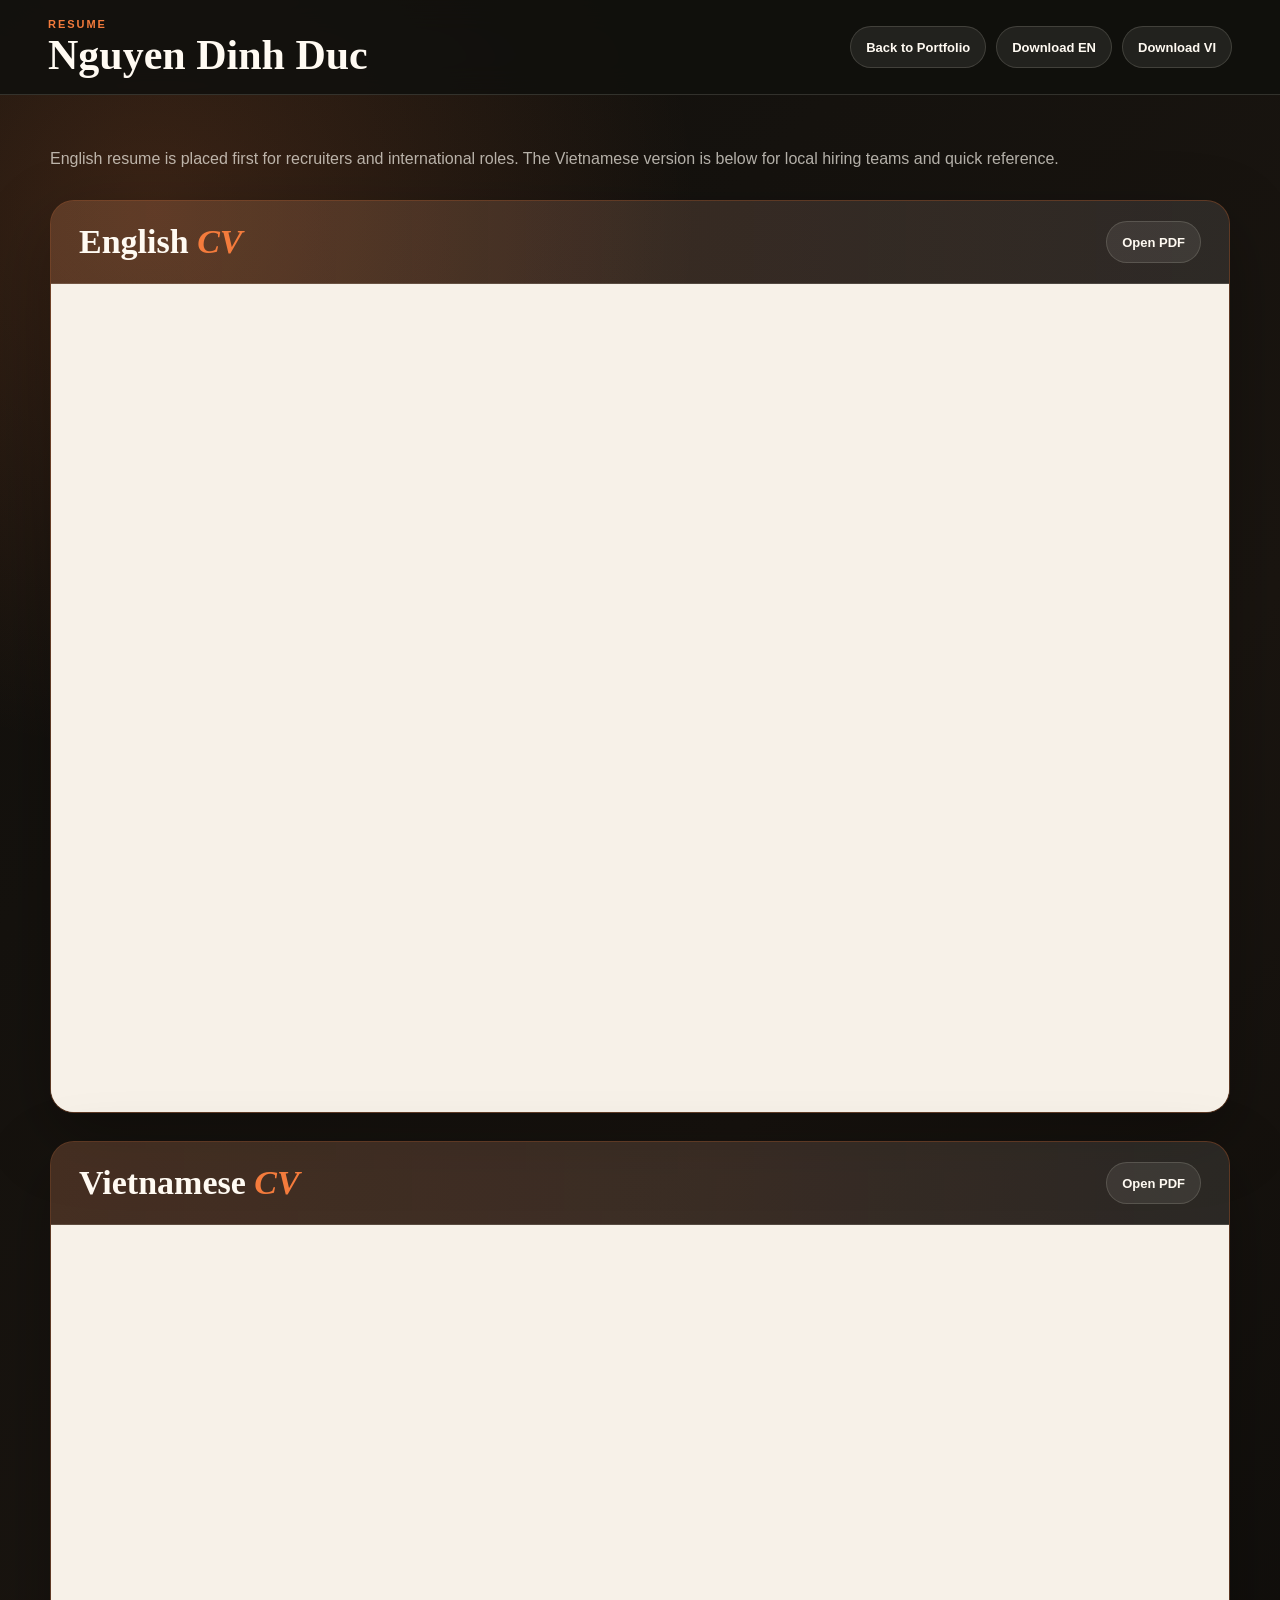
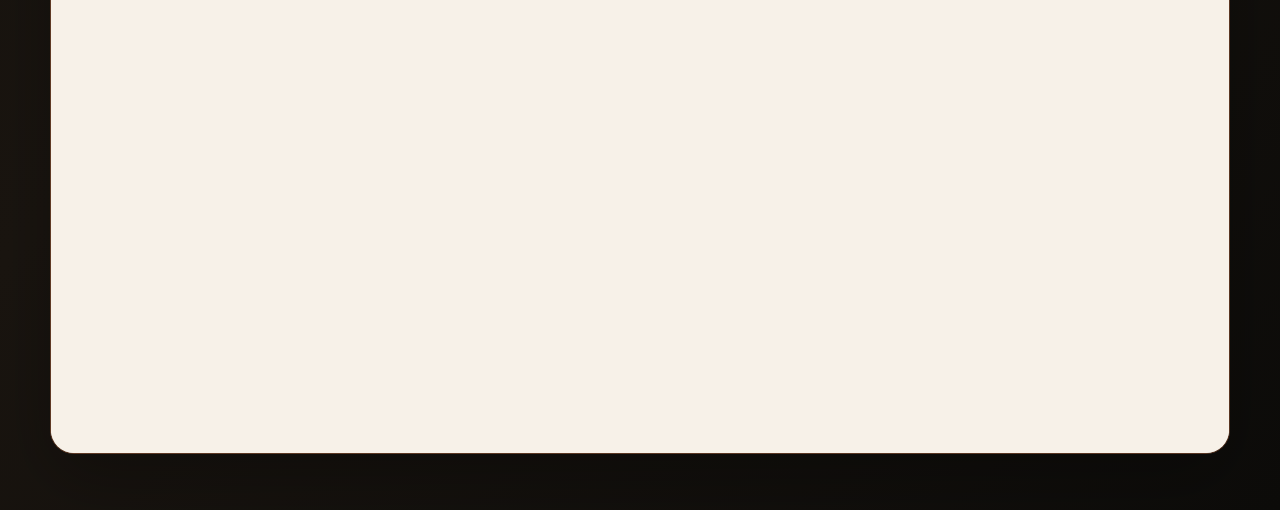
<file: resume.html>
<!doctype html>
<html lang="vi">
<head>
  <meta charset="utf-8">
  <meta name="viewport" content="width=device-width, initial-scale=1">
  <title>Nguyen Dinh Duc Resume</title>
  <meta name="description" content="Resume of Nguyen Dinh Duc in English and Vietnamese.">
  <style>
    :root {
      --bg: #11100d;
      --panel: #1a1814;
      --paper: #f7f1e8;
      --text: #fffaf2;
      --muted: rgba(255, 250, 242, .68);
      --line: rgba(255, 250, 242, .14);
      --accent: #f47b3c;
    }

    * {
      box-sizing: border-box;
    }

    body {
      margin: 0;
      min-height: 100vh;
      background:
        radial-gradient(circle at 12% 10%, rgba(244, 123, 60, .18), transparent 34rem),
        linear-gradient(135deg, #100f0c 0%, #1a1510 55%, #0d0c0a 100%);
      color: var(--text);
      font-family: Georgia, "Times New Roman", serif;
    }

    a {
      color: inherit;
    }

    .topbar {
      position: sticky;
      top: 0;
      z-index: 10;
      display: flex;
      align-items: center;
      justify-content: space-between;
      gap: 16px;
      padding: 18px clamp(18px, 4vw, 48px);
      border-bottom: 1px solid var(--line);
      background: rgba(17, 16, 13, .88);
      backdrop-filter: blur(16px);
    }

    .brand {
      display: grid;
      gap: 4px;
    }

    .eyebrow {
      color: var(--accent);
      font-family: Arial, sans-serif;
      font-size: 11px;
      font-weight: 700;
      letter-spacing: .18em;
      text-transform: uppercase;
    }

    h1,
    h2 {
      margin: 0;
      line-height: 1;
      letter-spacing: 0;
    }

    h1 {
      font-size: clamp(24px, 4vw, 42px);
    }

    .actions {
      display: flex;
      flex-wrap: wrap;
      justify-content: flex-end;
      gap: 10px;
    }

    .btn {
      display: inline-flex;
      align-items: center;
      justify-content: center;
      min-height: 42px;
      padding: 11px 15px;
      border: 1px solid var(--line);
      border-radius: 999px;
      background: rgba(255, 250, 242, .08);
      color: var(--text);
      font-family: Arial, sans-serif;
      font-size: 13px;
      font-weight: 700;
      text-decoration: none;
      transition: transform .2s ease, border-color .2s ease, background .2s ease;
    }

    .btn:hover {
      transform: translateY(-2px);
      border-color: rgba(244, 123, 60, .72);
      background: rgba(244, 123, 60, .16);
    }

    main {
      width: min(1180px, calc(100% - 32px));
      margin: 0 auto;
      padding: 34px 0 56px;
    }

    .intro {
      margin-bottom: 28px;
      color: var(--muted);
      font-family: Arial, sans-serif;
      font-size: clamp(14px, 2vw, 16px);
      line-height: 1.7;
    }

    .resume-block {
      margin-top: 28px;
      overflow: hidden;
      border: 1px solid rgba(244, 123, 60, .28);
      border-radius: 24px;
      background: rgba(255, 250, 242, .06);
      box-shadow: 0 24px 70px rgba(0, 0, 0, .28);
    }

    .resume-head {
      display: flex;
      align-items: center;
      justify-content: space-between;
      gap: 14px;
      padding: 20px clamp(18px, 3vw, 28px);
      border-bottom: 1px solid var(--line);
      background: linear-gradient(90deg, rgba(244, 123, 60, .16), rgba(255, 250, 242, .04));
    }

    .resume-head h2 {
      font-size: clamp(22px, 3vw, 34px);
    }

    .resume-head span {
      color: var(--accent);
      font-style: italic;
    }

    .viewer {
      height: min(92vh, 980px);
      min-height: 620px;
      background: var(--paper);
    }

    .viewer iframe {
      display: block;
      width: 100%;
      height: 100%;
      border: 0;
      background: var(--paper);
    }

    .mobile-fallback {
      display: none;
      padding: 18px;
      color: var(--muted);
      font-family: Arial, sans-serif;
      line-height: 1.6;
      border-top: 1px solid var(--line);
    }

    @media (max-width: 760px) {
      .topbar,
      .resume-head {
        align-items: flex-start;
        flex-direction: column;
      }

      .actions {
        justify-content: flex-start;
      }

      .viewer {
        height: 76vh;
        min-height: 520px;
      }
    }
  </style>
</head>
<body>
  <header class="topbar">
    <div class="brand">
      <div class="eyebrow">Resume</div>
      <h1>Nguyen Dinh Duc</h1>
    </div>
    <nav class="actions" aria-label="Resume actions">
      <a class="btn" href="index.html">Back to Portfolio</a>
      <a class="btn" href="assets/NguyenDinhDuc_CV_EN.pdf" download>Download EN</a>
      <a class="btn" href="assets/NguyenDinhDuc_CV_VI.pdf" download>Download VI</a>
    </nav>
  </header>

  <main>
    <p class="intro">
      English resume is placed first for recruiters and international roles. The Vietnamese version is below for local hiring teams and quick reference.
    </p>

    <section class="resume-block" aria-labelledby="resume-en-title">
      <div class="resume-head">
        <h2 id="resume-en-title">English <span>CV</span></h2>
        <a class="btn" href="assets/NguyenDinhDuc_CV_EN.pdf" target="_blank" rel="noopener">Open PDF</a>
      </div>
      <div class="viewer">
        <iframe src="assets/NguyenDinhDuc_CV_EN.pdf" title="Nguyen Dinh Duc English CV"></iframe>
      </div>
      <p class="mobile-fallback">If the PDF preview does not appear on your device, use the Open PDF or Download EN button.</p>
    </section>

    <section class="resume-block" aria-labelledby="resume-vi-title">
      <div class="resume-head">
        <h2 id="resume-vi-title">Vietnamese <span>CV</span></h2>
        <a class="btn" href="assets/NguyenDinhDuc_CV_VI.pdf" target="_blank" rel="noopener">Open PDF</a>
      </div>
      <div class="viewer">
        <iframe src="assets/NguyenDinhDuc_CV_VI.pdf" title="Nguyen Dinh Duc Vietnamese CV"></iframe>
      </div>
      <p class="mobile-fallback">If the PDF preview does not appear on your device, use the Open PDF or Download VI button.</p>
    </section>
  </main>
</body>
</html>
</file>
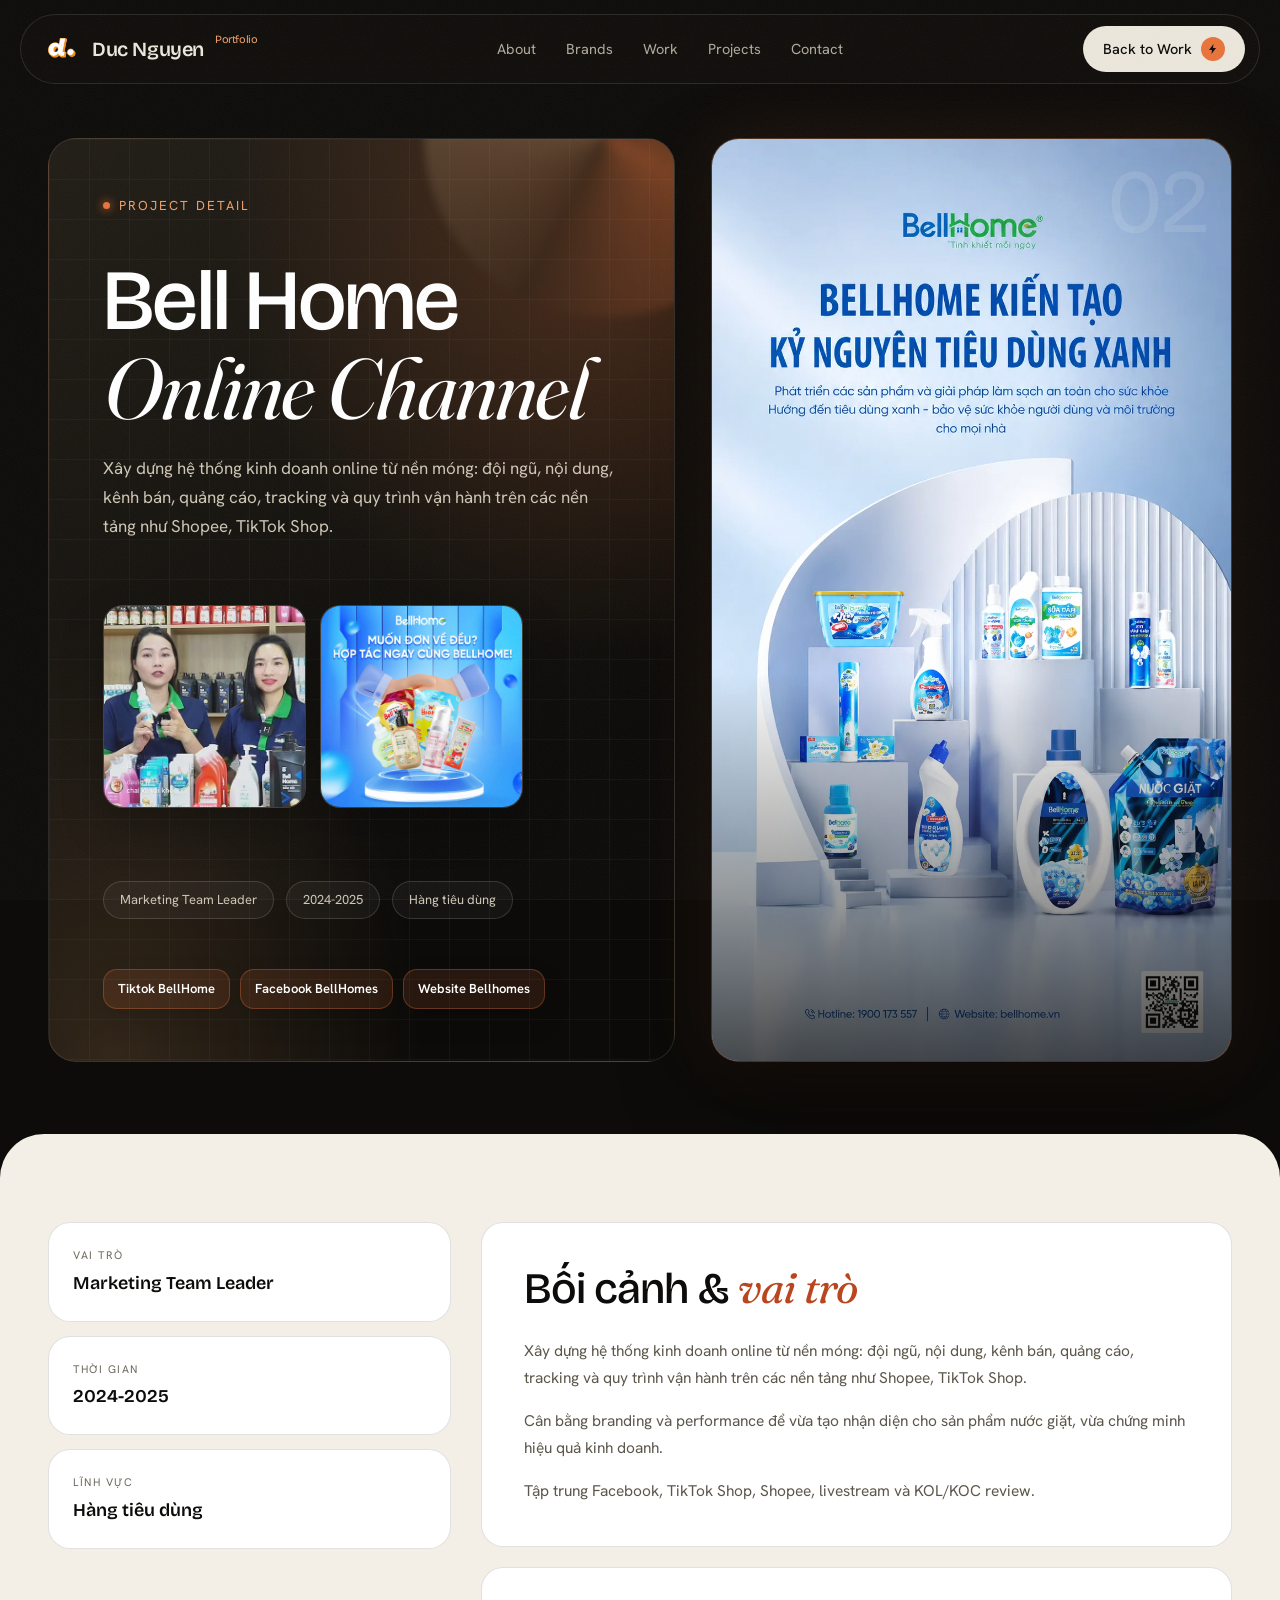
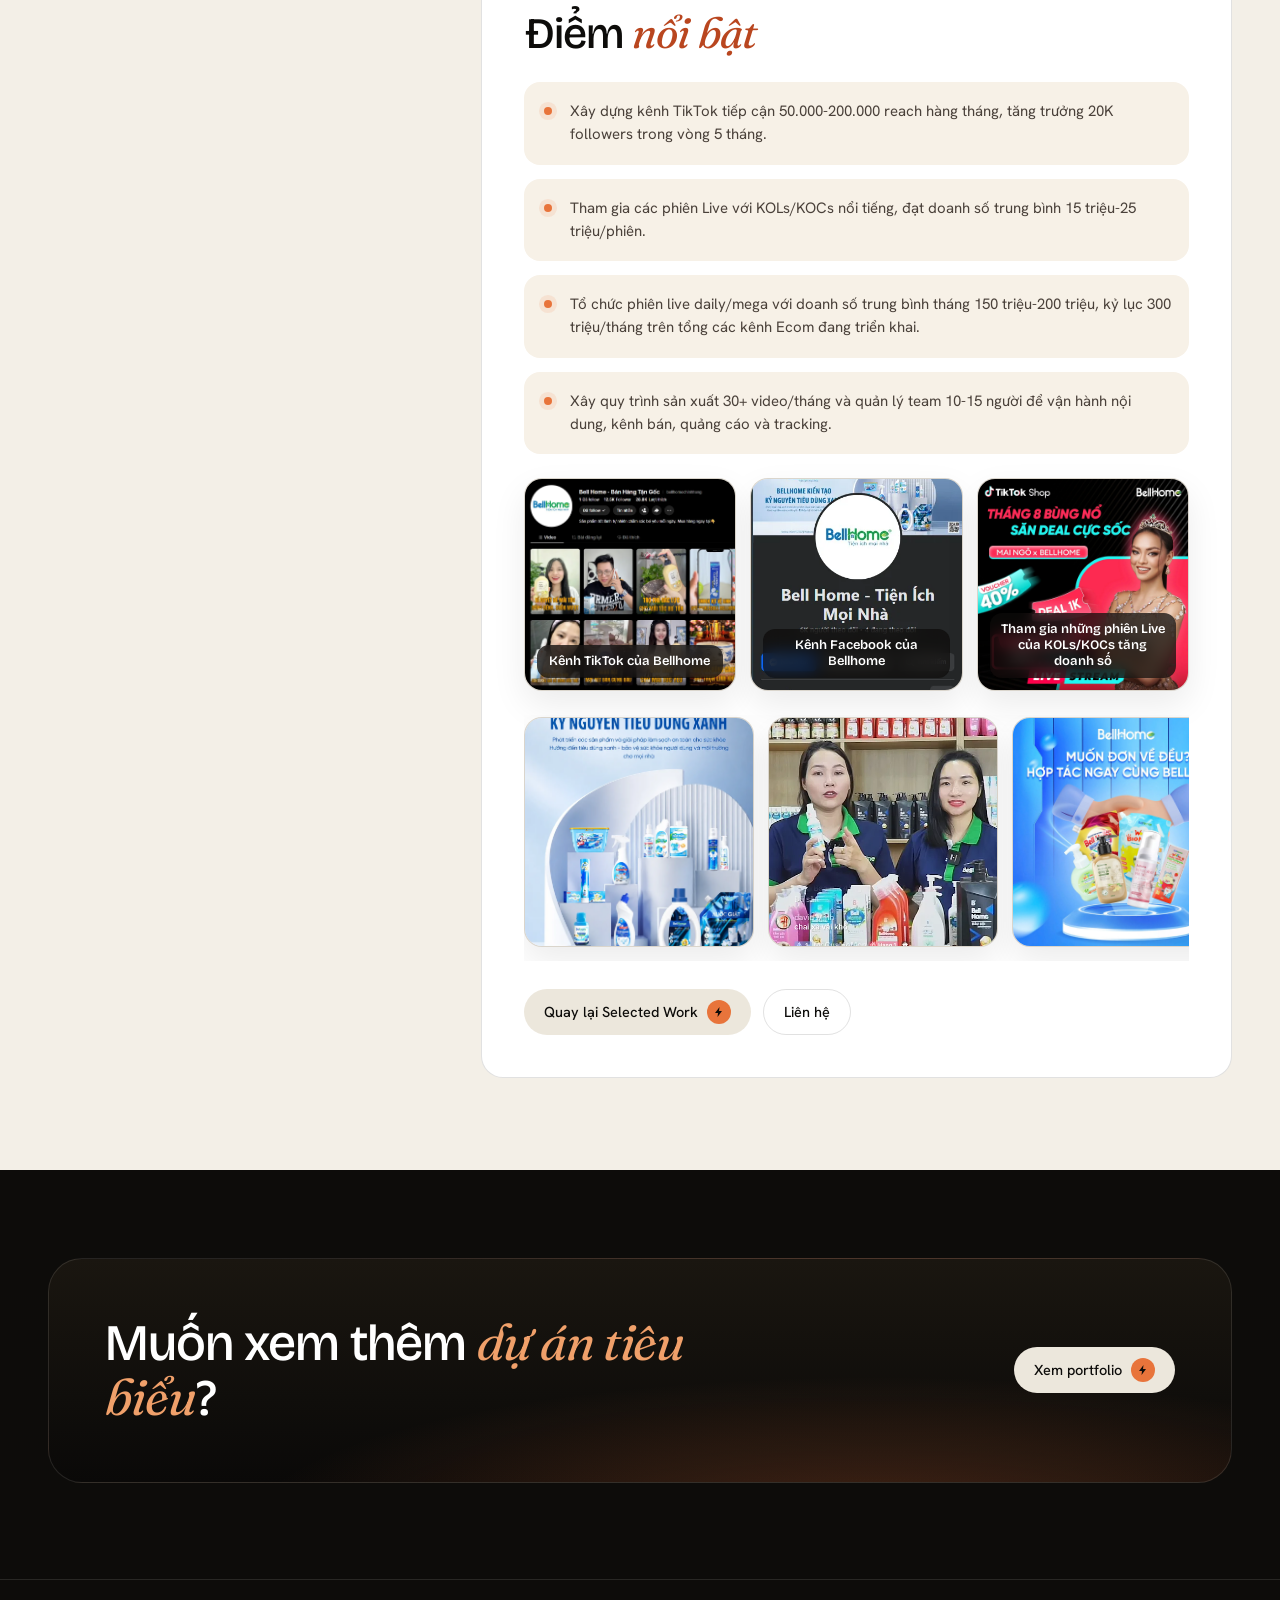
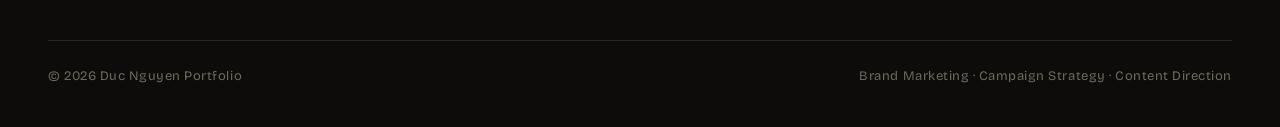
<file: case-studies/bell-home-xay-kenh-online-tu-con-so-0.html>
<!DOCTYPE html>
<html lang="vi">
<head>
<meta charset="UTF-8">
<meta name="viewport" content="width=device-width, initial-scale=1.0">
<title>Bell Home - Xây kênh online từ con số 0 | Nguyễn Đình Đức</title>
<meta name="description" content="Case study Bell Home - xây kênh online từ con số 0 trong portfolio Brand Marketing của Nguyễn Đình Đức.">
<link rel="preconnect" href="https://fonts.googleapis.com">
<link rel="preconnect" href="https://fonts.gstatic.com" crossorigin>
<link href="https://fonts.googleapis.com/css2?family=Bricolage+Grotesque:opsz,wght@12..96,300..800&family=Fraunces:ital,opsz,wght@0,9..144,300..600;1,9..144,300..600&family=Hanken+Grotesk:wght@300..700&display=swap" rel="stylesheet">
<link rel="stylesheet" href="../assets/style.css">
<link rel="stylesheet" href="../assets/case-study.css">
</head>
<body class="case-page">
<nav>
  <div class="bar wrap">
    <a href="../index.html" class="logo">
      <span class="mark"><img src="../assets/logo.webp" alt="" aria-hidden="true"></span>
      <span>Duc Nguyen</span><small>Portfolio</small>
    </a>
    <div class="menu">
      <a href="../index.html#about">About</a>
      <a href="../index.html#brands">Brands</a>
      <a href="../index.html#work">Work</a>
      <a href="../index.html#projects">Projects</a>
      <a href="../index.html#contact">Contact</a>
    </div>
    <a href="../index.html#work" class="btn btn-amber">Back to Work <span class="bolt"><svg viewBox="0 0 24 24" fill="none"><path d="M13 2 4 14h6l-1 8 9-12h-6l1-8Z" fill="#0d0c0a"/></svg></span></a>
  </div>
</nav>

<main>
  <header class="case-hero">
    <div class="wrap case-hero-grid">
      <div class="case-copy reveal">
        <div>
          <div class="eyebrow"><span class="dot"></span>Project Detail</div>
          <h1 class="display">Bell Home <span class="serif-it">Online Channel</span></h1>
          <p class="case-lead">Xây dựng hệ thống kinh doanh online từ nền móng: đội ngũ, nội dung, kênh bán, quảng cáo, tracking và quy trình vận hành trên các nền tảng như Shopee, TikTok Shop.</p>
        </div>
        <div class="case-mini-gallery">
          <figure class="case-mini-frame"><img src="../case-assets/bell-home-live-square.webp" alt="Bell Home livestream bán hàng"></figure>
          <figure class="case-mini-frame"><img src="../case-assets/bell-home-partnership-square.webp" alt="Bell Home hợp tác bán hàng"></figure>
        </div>
        <div class="case-tags">
          <span>Marketing Team Leader</span>
          <span>2024-2025</span>
          <span>Hàng tiêu dùng</span>
        </div>
        <div class="case-channel-tags" aria-label="Kênh triển khai">
          <a href="https://www.tiktok.com/@bellhomechinhhang?lang=vi-VN" target="_blank" rel="noopener">Tiktok BellHome</a>
          <a href="https://www.facebook.com/bellhomevietnam.vn" target="_blank" rel="noopener">Facebook BellHomes</a>
          <a href="https://bellhome.vn/" target="_blank" rel="noopener">Website Bellhomes</a>
        </div>
      </div>
      <figure class="case-media reveal">
        <img src="../case-assets/bell-home-green-consumption.webp" alt="Bell Home kiến tạo kỷ nguyên tiêu dùng xanh">
        <span class="case-number">02</span>
      </figure>
    </div>
  </header>

  <section class="case-content">
    <div class="wrap case-content-grid">
      <aside class="case-summary reveal" aria-label="Tóm tắt dự án">
        <div class="case-summary-card"><div class="label">Vai trò</div><div class="value">Marketing Team Leader</div></div>
        <div class="case-summary-card"><div class="label">Thời gian</div><div class="value">2024-2025</div></div>
        <div class="case-summary-card"><div class="label">Lĩnh vực</div><div class="value">Hàng tiêu dùng</div></div>
      </aside>
      <div>
        <article class="case-story reveal">
          <h2>Bối cảnh & <span class="serif-it">vai trò</span></h2>
          <p>Xây dựng hệ thống kinh doanh online từ nền móng: đội ngũ, nội dung, kênh bán, quảng cáo, tracking và quy trình vận hành trên các nền tảng như Shopee, TikTok Shop.</p>
          <p>Cân bằng branding và performance để vừa tạo nhận diện cho sản phẩm nước giặt, vừa chứng minh hiệu quả kinh doanh.</p>
          <p>Tập trung Facebook, TikTok Shop, Shopee, livestream và KOL/KOC review.</p>
        </article>
        <article class="case-story reveal">
          <h2>Điểm <span class="serif-it">nổi bật</span></h2>
          <ul class="case-highlights">
            <li>Xây dựng kênh TikTok tiếp cận 50.000-200.000 reach hàng tháng, tăng trưởng 20K followers trong vòng 5 tháng.</li>
            <li>Tham gia các phiên Live với KOLs/KOCs nổi tiếng, đạt doanh số trung bình 15 triệu-25 triệu/phiên.</li>
            <li>Tổ chức phiên live daily/mega với doanh số trung bình tháng 150 triệu-200 triệu, kỷ lục 300 triệu/tháng trên tổng các kênh Ecom đang triển khai.</li>
            <li>Xây quy trình sản xuất 30+ video/tháng và quản lý team 10-15 người để vận hành nội dung, kênh bán, quảng cáo và tracking.</li>
          </ul>
          <div class="case-highlight-gallery">
            <figure><img src="../case-assets/bell-home-tiktok-channel.webp" alt="Kênh TikTok của Bellhome"><figcaption>Kênh TikTok của Bellhome</figcaption></figure>
            <figure><img src="../case-assets/bell-home-facebook-channel.webp" alt="Kênh Facebook của Bellhome"><figcaption>Kênh Facebook của Bellhome</figcaption></figure>
            <figure><img src="../case-assets/bell-home-kol-koc-live.webp" alt="Tham gia những phiên Live của KOLs/KOCs tăng doanh số"><figcaption>Tham gia những phiên Live của KOLs/KOCs tăng doanh số</figcaption></figure>
          </div>
          <div class="case-actions">
            <a class="btn btn-amber" href="../index.html#work">Quay lại Selected Work <span class="bolt"><svg viewBox="0 0 24 24" fill="none"><path d="M13 2 4 14h6l-1 8 9-12h-6l1-8Z" fill="#0d0c0a"/></svg></span></a>
            <a class="btn btn-outline" href="../index.html#contact">Liên hệ</a>
          </div>
        </article>
      </div>
    </div>
  </section>

  <section class="case-next">
    <div class="wrap">
      <div class="case-next-panel reveal">
        <h2>Muốn xem thêm <span class="serif-it">dự án tiêu biểu</span>?</h2>
        <a class="btn btn-amber" href="../index.html#work">Xem portfolio <span class="bolt"><svg viewBox="0 0 24 24" fill="none"><path d="M13 2 4 14h6l-1 8 9-12h-6l1-8Z" fill="#0d0c0a"/></svg></span></a>
      </div>
    </div>
  </section>
</main>

<footer>
  <div class="wrap">
    <div class="foot-bot">
      <small>© 2026 Duc Nguyen Portfolio</small>
      <small>Brand Marketing · Campaign Strategy · Content Direction</small>
    </div>
  </div>
</footer>
<script src="../assets/script.js"></script>
</body>
</html>
</file>
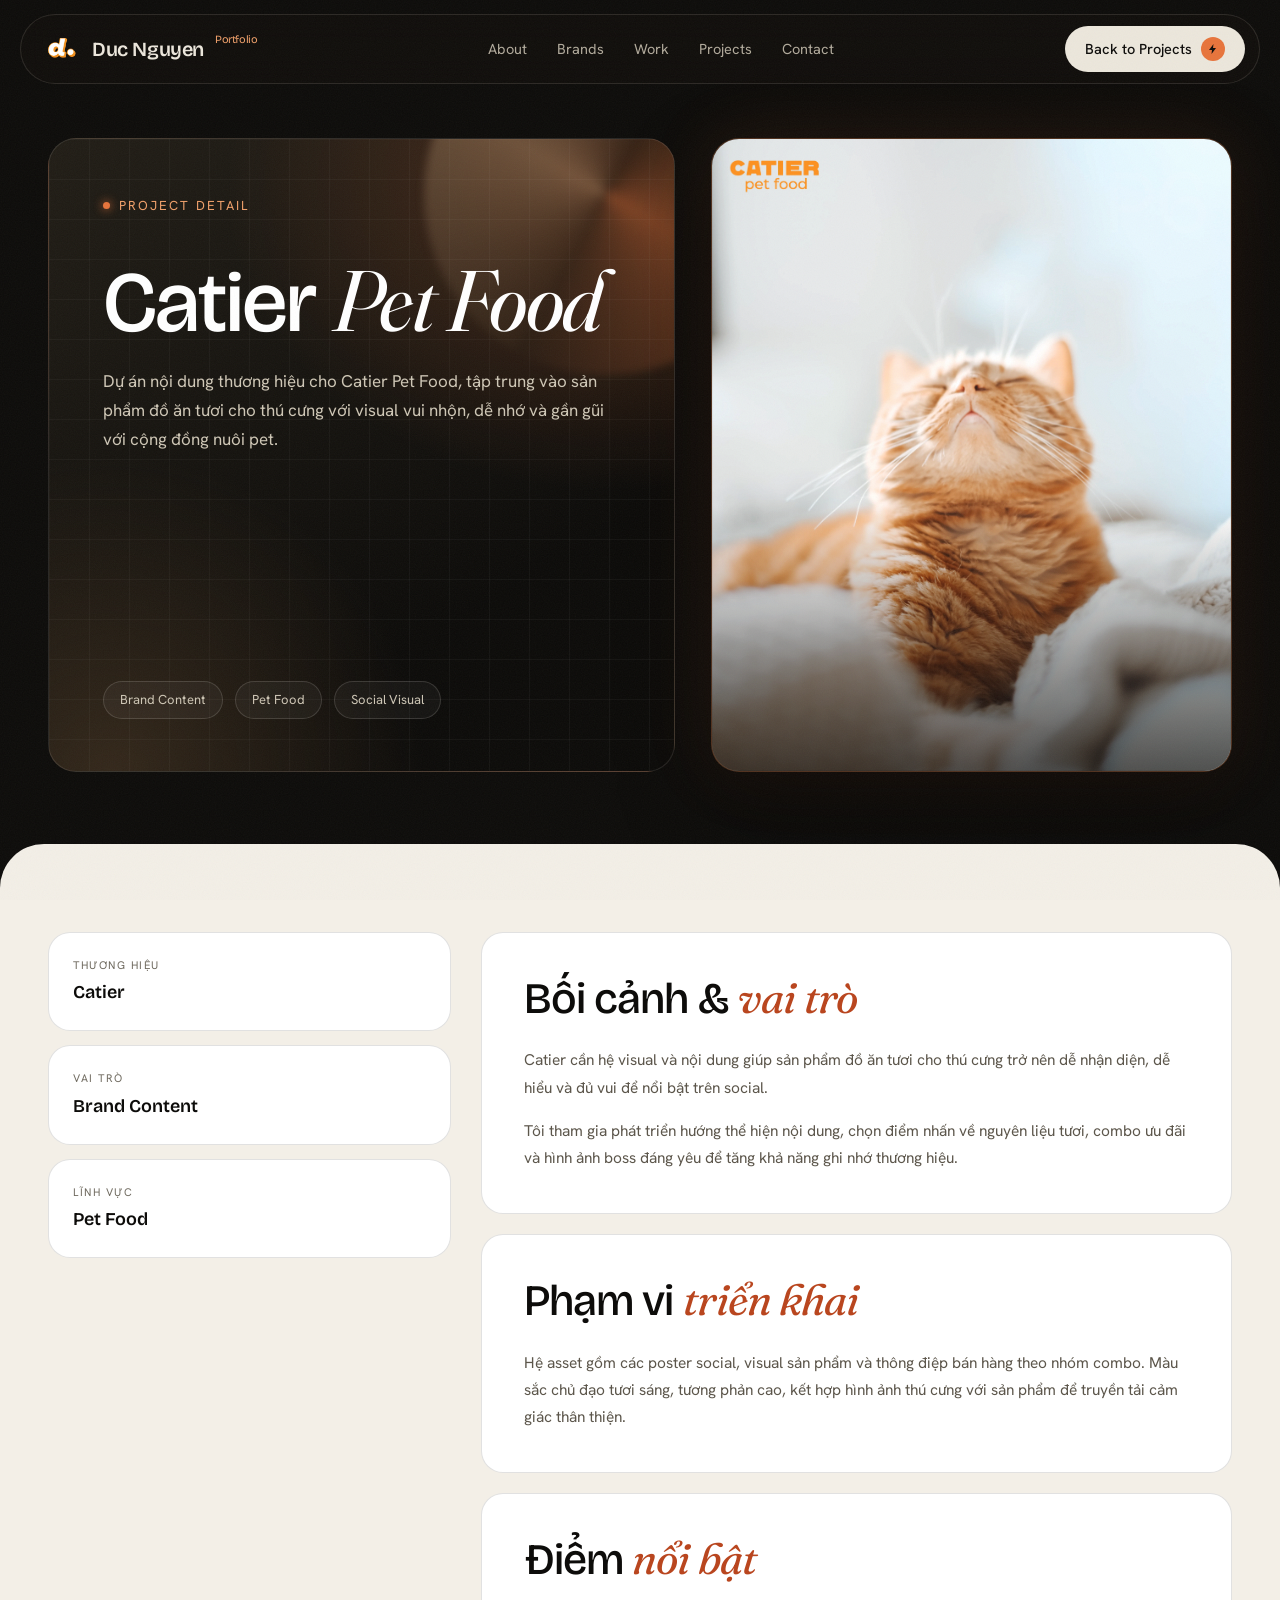
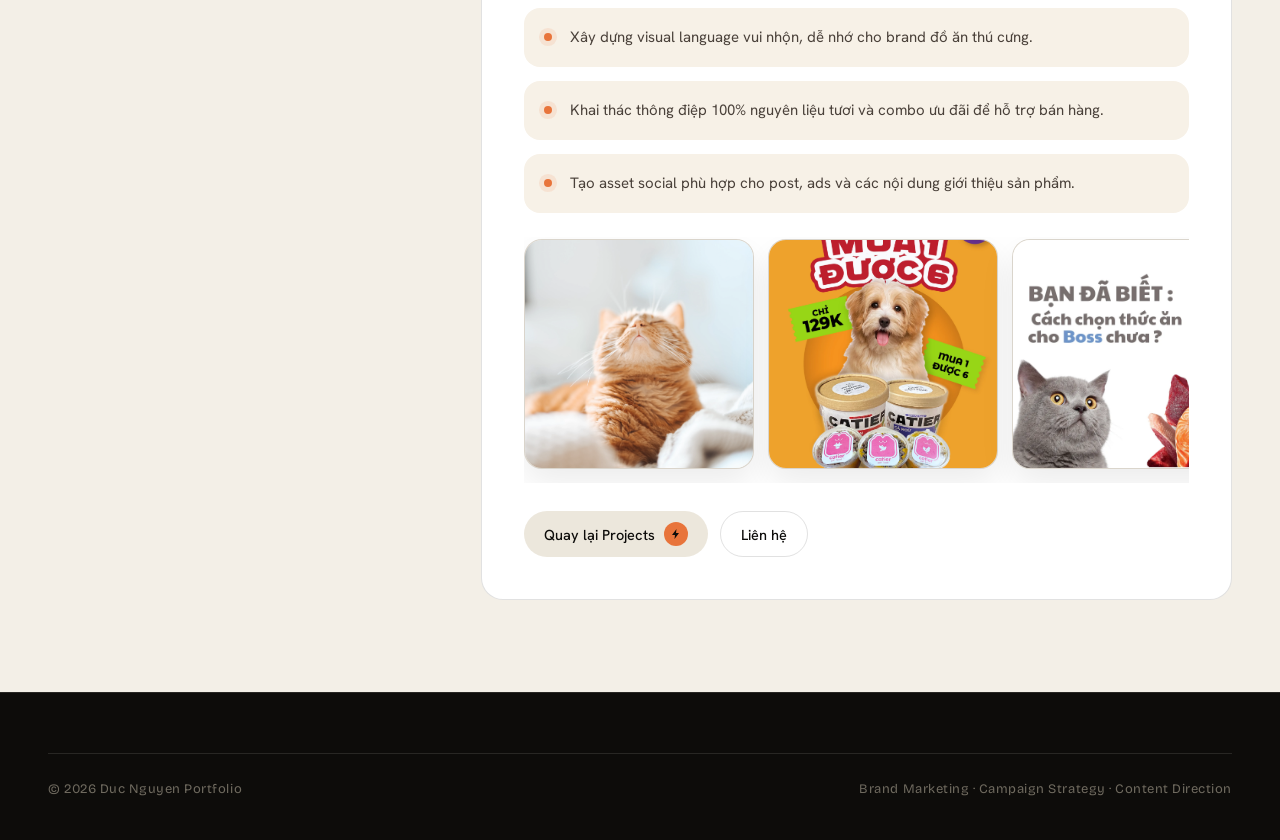
<file: case-studies/catier-brand-do-an-cho-thu-cung.html>
<!DOCTYPE html>
<html lang="vi">
<head>
<meta charset="UTF-8">
<meta name="viewport" content="width=device-width, initial-scale=1.0">
<title>Catier - Brand đồ ăn cho thú cưng | Nguyễn Đình Đức</title>
<meta name="description" content="Project detail Catier Pet Food trong portfolio Brand Marketing của Nguyễn Đình Đức.">
<link rel="preconnect" href="https://fonts.googleapis.com">
<link rel="preconnect" href="https://fonts.gstatic.com" crossorigin>
<link href="https://fonts.googleapis.com/css2?family=Bricolage+Grotesque:opsz,wght@12..96,300..800&family=Fraunces:ital,opsz,wght@0,9..144,300..600;1,9..144,300..600&family=Hanken+Grotesk:wght@300..700&display=swap" rel="stylesheet">
<link rel="stylesheet" href="../assets/style.css">
<link rel="stylesheet" href="../assets/case-study.css">
</head>
<body class="case-page">
<nav><div class="bar wrap"><a href="../index.html" class="logo"><span class="mark"><img src="../assets/logo.webp" alt="" aria-hidden="true"></span><span>Duc Nguyen</span><small>Portfolio</small></a><div class="menu"><a href="../index.html#about">About</a><a href="../index.html#brands">Brands</a><a href="../index.html#work">Work</a><a href="../index.html#projects">Projects</a><a href="../index.html#contact">Contact</a></div><a href="../index.html#projects" class="btn btn-amber">Back to Projects <span class="bolt"><svg viewBox="0 0 24 24" fill="none"><path d="M13 2 4 14h6l-1 8 9-12h-6l1-8Z" fill="#0d0c0a"/></svg></span></a></div></nav>
<main>
  <header class="case-hero"><div class="wrap case-hero-grid"><div class="case-copy reveal"><div><div class="eyebrow"><span class="dot"></span>Project Detail</div><h1 class="display">Catier <span class="serif-it">Pet Food</span></h1><p class="case-lead">Dự án nội dung thương hiệu cho Catier Pet Food, tập trung vào sản phẩm đồ ăn tươi cho thú cưng với visual vui nhộn, dễ nhớ và gần gũi với cộng đồng nuôi pet.</p></div><div class="case-tags"><span>Brand Content</span><span>Pet Food</span><span>Social Visual</span></div></div><figure class="case-media reveal"><img src="../case-assets/catier-pet-food-hero.webp" alt="Catier pet food"><span class="case-number">P6</span></figure></div></header>
  <section class="case-content"><div class="wrap case-content-grid"><aside class="case-summary reveal" aria-label="Tóm tắt dự án"><div class="case-summary-card"><div class="label">Thương hiệu</div><div class="value">Catier</div></div><div class="case-summary-card"><div class="label">Vai trò</div><div class="value">Brand Content</div></div><div class="case-summary-card"><div class="label">Lĩnh vực</div><div class="value">Pet Food</div></div></aside><div><article class="case-story reveal"><h2>Bối cảnh & <span class="serif-it">vai trò</span></h2><p>Catier cần hệ visual và nội dung giúp sản phẩm đồ ăn tươi cho thú cưng trở nên dễ nhận diện, dễ hiểu và đủ vui để nổi bật trên social.</p><p>Tôi tham gia phát triển hướng thể hiện nội dung, chọn điểm nhấn về nguyên liệu tươi, combo ưu đãi và hình ảnh boss đáng yêu để tăng khả năng ghi nhớ thương hiệu.</p></article><article class="case-story reveal"><h2>Phạm vi <span class="serif-it">triển khai</span></h2><p>Hệ asset gồm các poster social, visual sản phẩm và thông điệp bán hàng theo nhóm combo. Màu sắc chủ đạo tươi sáng, tương phản cao, kết hợp hình ảnh thú cưng với sản phẩm để truyền tải cảm giác thân thiện.</p></article><article class="case-story reveal"><h2>Điểm <span class="serif-it">nổi bật</span></h2><ul class="case-highlights"><li>Xây dựng visual language vui nhộn, dễ nhớ cho brand đồ ăn thú cưng.</li><li>Khai thác thông điệp 100% nguyên liệu tươi và combo ưu đãi để hỗ trợ bán hàng.</li><li>Tạo asset social phù hợp cho post, ads và các nội dung giới thiệu sản phẩm.</li></ul><div class="case-actions"><a class="btn btn-amber" href="../index.html#projects">Quay lại Projects <span class="bolt"><svg viewBox="0 0 24 24" fill="none"><path d="M13 2 4 14h6l-1 8 9-12h-6l1-8Z" fill="#0d0c0a"/></svg></span></a><a class="btn btn-outline" href="../index.html#contact">Liên hệ</a></div></article></div></div></section>
</main>
<footer><div class="wrap"><div class="foot-bot"><small>© 2026 Duc Nguyen Portfolio</small><small>Brand Marketing · Campaign Strategy · Content Direction</small></div></div></footer>
<script src="../assets/script.js"></script>
</body>
</html>
</file>
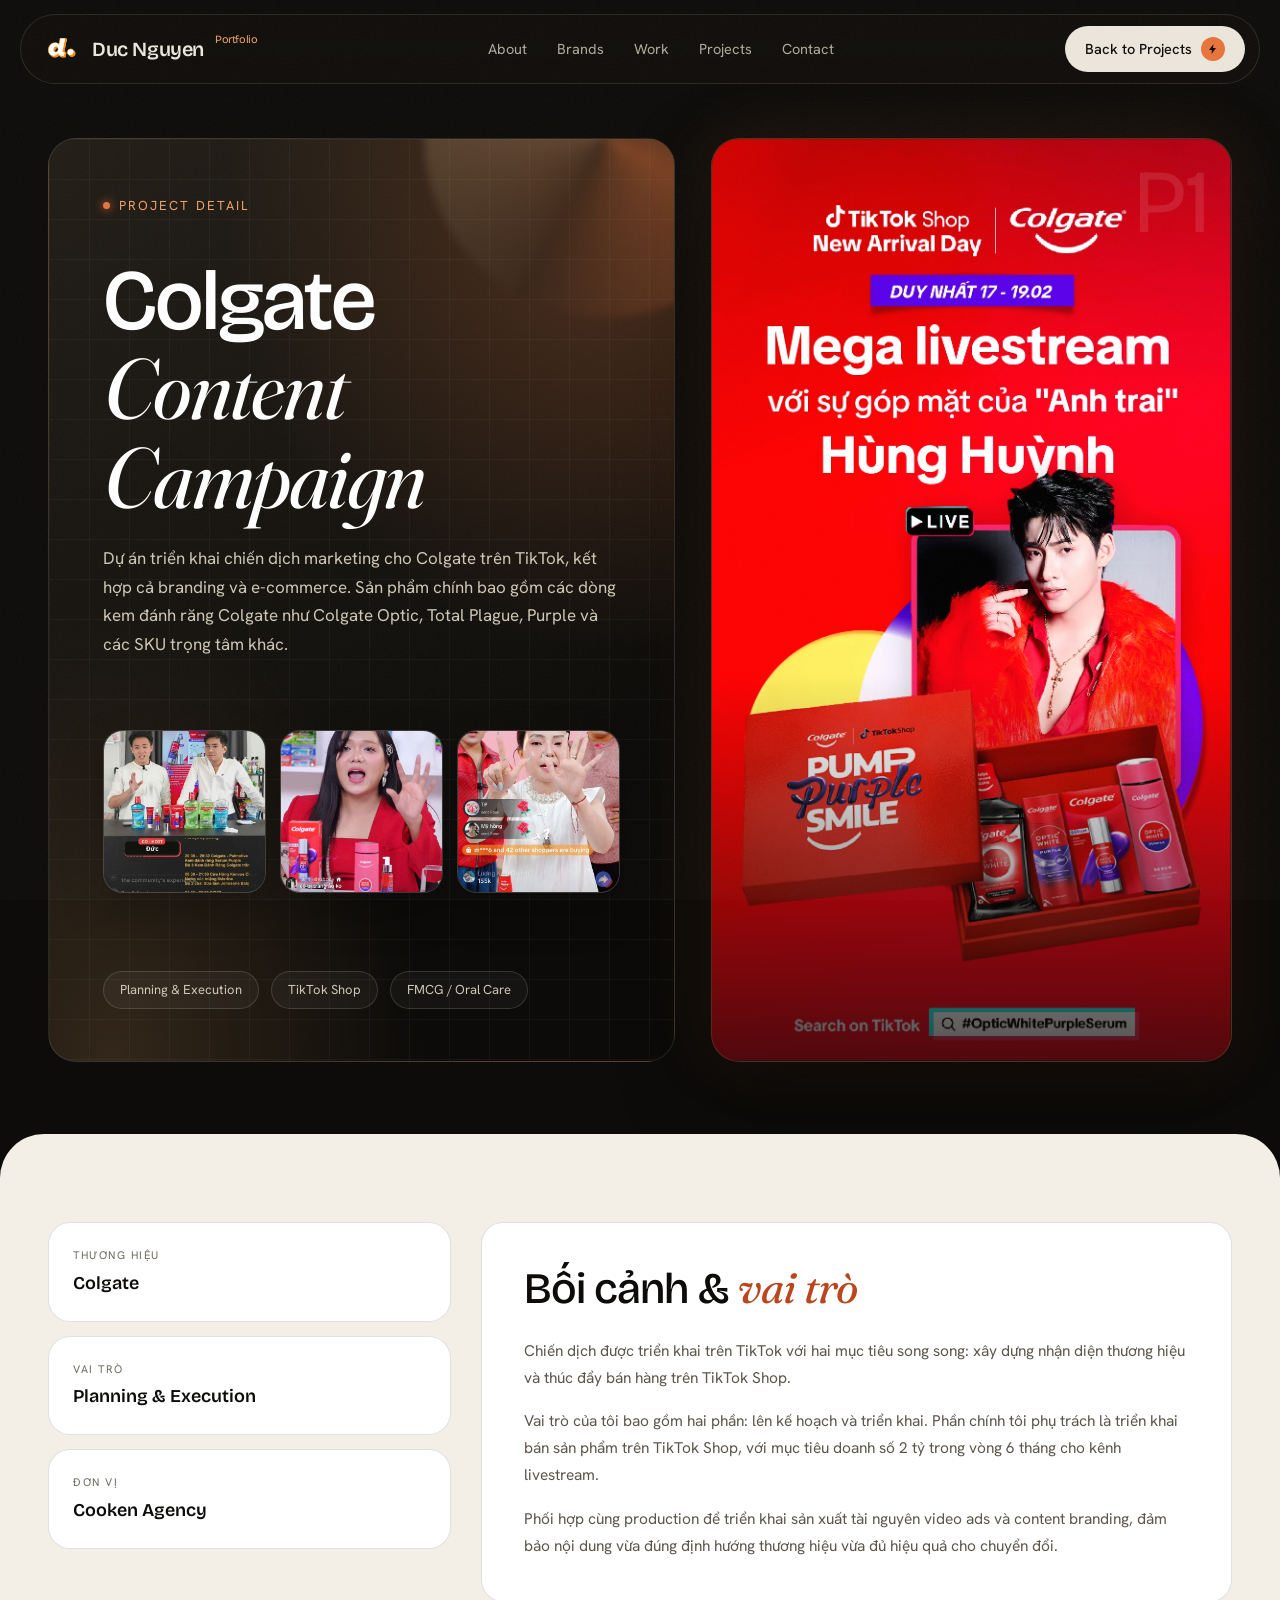
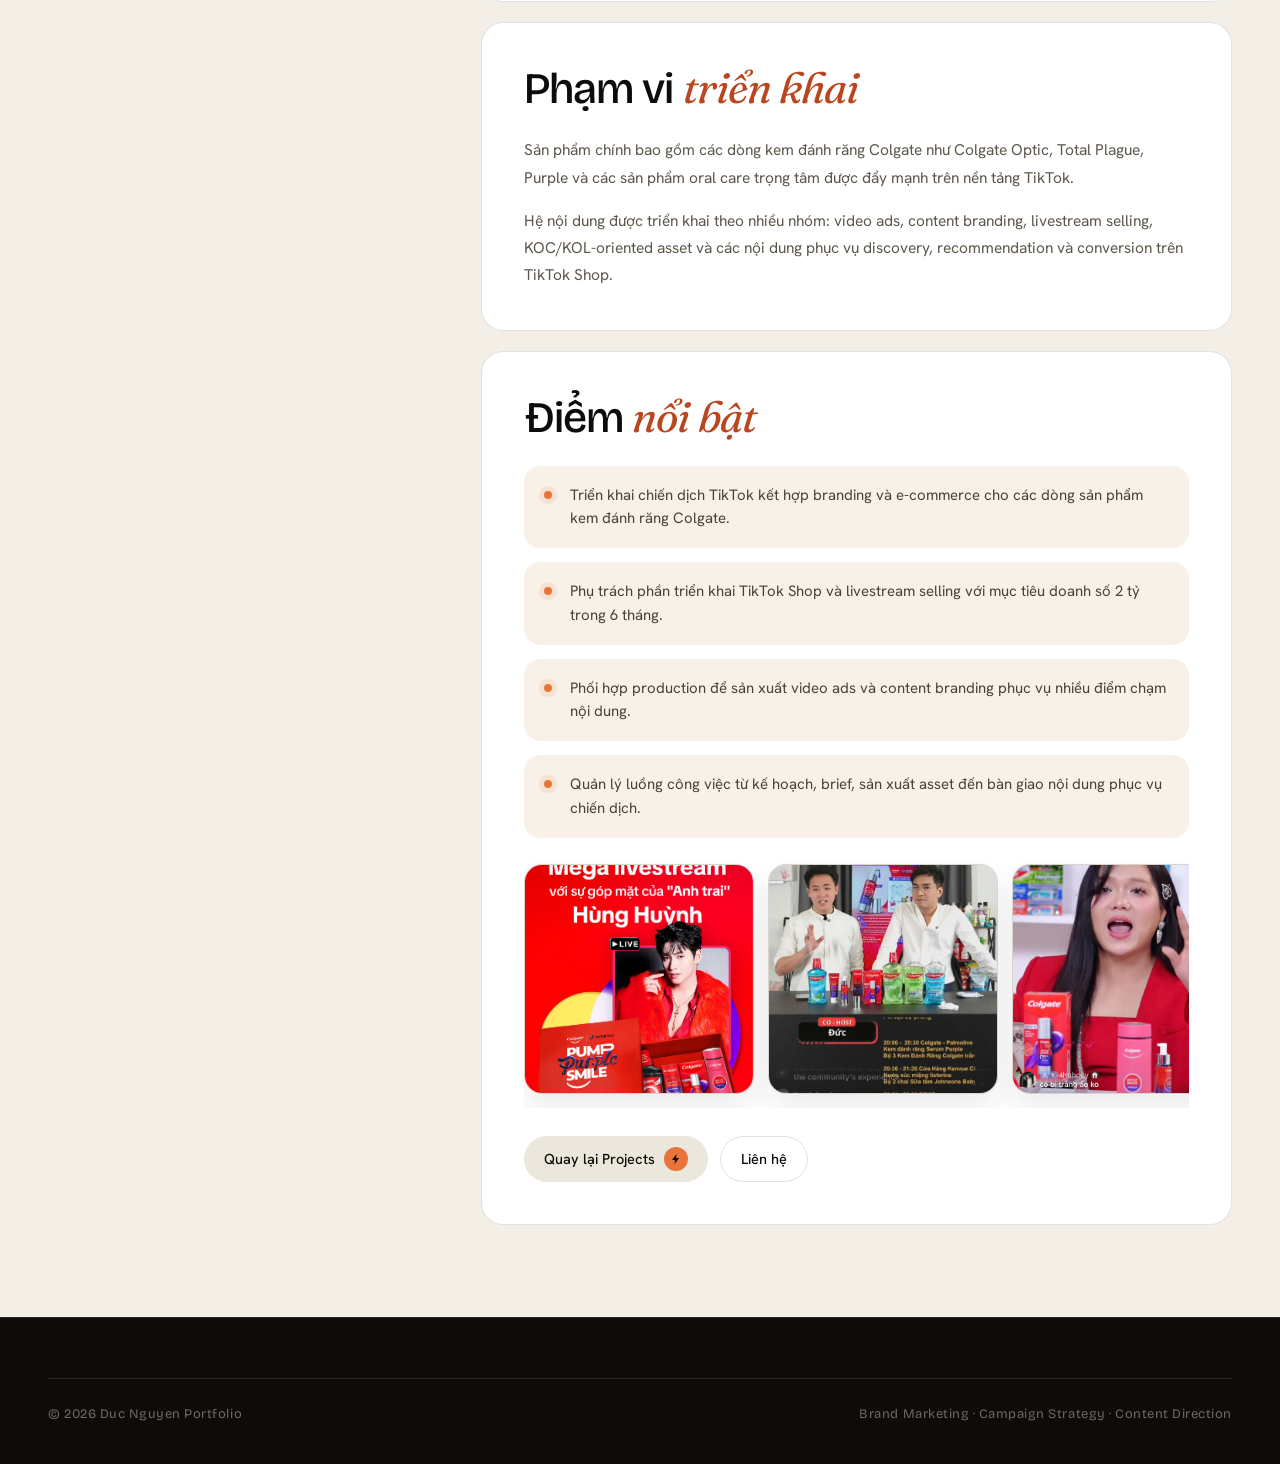
<file: case-studies/colgate-multi-product-content-campaign.html>
<!DOCTYPE html>
<html lang="vi">
<head>
<meta charset="UTF-8">
<meta name="viewport" content="width=device-width, initial-scale=1.0">
<title>Colgate - Multi-product Content Campaign | Nguyễn Đình Đức</title>
<meta name="description" content="Project detail Colgate - Multi-product Content Campaign trong portfolio Brand Marketing của Nguyễn Đình Đức.">
<link rel="preconnect" href="https://fonts.googleapis.com">
<link rel="preconnect" href="https://fonts.gstatic.com" crossorigin>
<link href="https://fonts.googleapis.com/css2?family=Bricolage+Grotesque:opsz,wght@12..96,300..800&family=Fraunces:ital,opsz,wght@0,9..144,300..600;1,9..144,300..600&family=Hanken+Grotesk:wght@300..700&display=swap" rel="stylesheet">
<link rel="stylesheet" href="../assets/style.css">
<link rel="stylesheet" href="../assets/case-study.css">
</head>
<body class="case-page">
<nav>
  <div class="bar wrap">
    <a href="../index.html" class="logo"><span class="mark"><img src="../assets/logo.webp" alt="" aria-hidden="true"></span><span>Duc Nguyen</span><small>Portfolio</small></a>
    <div class="menu"><a href="../index.html#about">About</a><a href="../index.html#brands">Brands</a><a href="../index.html#work">Work</a><a href="../index.html#projects">Projects</a><a href="../index.html#contact">Contact</a></div>
    <a href="../index.html#projects" class="btn btn-amber">Back to Projects <span class="bolt"><svg viewBox="0 0 24 24" fill="none"><path d="M13 2 4 14h6l-1 8 9-12h-6l1-8Z" fill="#0d0c0a"/></svg></span></a>
  </div>
</nav>
<main>
  <header class="case-hero">
    <div class="wrap case-hero-grid">
      <div class="case-copy reveal">
        <div>
          <div class="eyebrow"><span class="dot"></span>Project Detail</div>
          <h1 class="display">Colgate <span class="serif-it">Content Campaign</span></h1>
          <p class="case-lead">Dự án triển khai chiến dịch marketing cho Colgate trên TikTok, kết hợp cả branding và e-commerce. Sản phẩm chính bao gồm các dòng kem đánh răng Colgate như Colgate Optic, Total Plague, Purple và các SKU trọng tâm khác.</p>
        </div>
        <div class="case-mini-gallery case-mini-gallery-three">
          <figure class="case-mini-frame"><img src="../case-assets/colgate-livestream-pewpew.webp" alt="Colgate livestream PewPew"></figure>
          <figure class="case-mini-frame"><img src="../case-assets/colgate-livestream-norinpham.webp" alt="Colgate livestream NorinPham"></figure>
          <figure class="case-mini-frame"><img src="../case-assets/colgate-livestream-nguyen-thi.webp" alt="Colgate livestream TikTok Shop"></figure>
        </div>
        <div class="case-tags"><span>Planning & Execution</span><span>TikTok Shop</span><span>FMCG / Oral Care</span></div>
      </div>
      <figure class="case-media reveal"><img src="../case-assets/colgate-mega-livestream-hung-huynh.webp" alt="Colgate TikTok Shop Mega Livestream"><span class="case-number">P1</span></figure>
    </div>
  </header>
  <section class="case-content">
    <div class="wrap case-content-grid">
      <aside class="case-summary reveal" aria-label="Tóm tắt dự án">
        <div class="case-summary-card"><div class="label">Thương hiệu</div><div class="value">Colgate</div></div>
        <div class="case-summary-card"><div class="label">Vai trò</div><div class="value">Planning & Execution</div></div>
        <div class="case-summary-card"><div class="label">Đơn vị</div><div class="value">Cooken Agency</div></div>
      </aside>
      <div>
        <article class="case-story reveal">
          <h2>Bối cảnh & <span class="serif-it">vai trò</span></h2>
          <p>Chiến dịch được triển khai trên TikTok với hai mục tiêu song song: xây dựng nhận diện thương hiệu và thúc đẩy bán hàng trên TikTok Shop.</p>
          <p>Vai trò của tôi bao gồm hai phần: lên kế hoạch và triển khai. Phần chính tôi phụ trách là triển khai bán sản phẩm trên TikTok Shop, với mục tiêu doanh số 2 tỷ trong vòng 6 tháng cho kênh livestream.</p>
          <p>Phối hợp cùng production để triển khai sản xuất tài nguyên video ads và content branding, đảm bảo nội dung vừa đúng định hướng thương hiệu vừa đủ hiệu quả cho chuyển đổi.</p>
        </article>
        <article class="case-story reveal">
          <h2>Phạm vi <span class="serif-it">triển khai</span></h2>
          <p>Sản phẩm chính bao gồm các dòng kem đánh răng Colgate như Colgate Optic, Total Plague, Purple và các sản phẩm oral care trọng tâm được đẩy mạnh trên nền tảng TikTok.</p>
          <p>Hệ nội dung được triển khai theo nhiều nhóm: video ads, content branding, livestream selling, KOC/KOL-oriented asset và các nội dung phục vụ discovery, recommendation và conversion trên TikTok Shop.</p>
        </article>
        <article class="case-story reveal">
          <h2>Điểm <span class="serif-it">nổi bật</span></h2>
          <ul class="case-highlights">
            <li>Triển khai chiến dịch TikTok kết hợp branding và e-commerce cho các dòng sản phẩm kem đánh răng Colgate.</li>
            <li>Phụ trách phần triển khai TikTok Shop và livestream selling với mục tiêu doanh số 2 tỷ trong 6 tháng.</li>
            <li>Phối hợp production để sản xuất video ads và content branding phục vụ nhiều điểm chạm nội dung.</li>
            <li>Quản lý luồng công việc từ kế hoạch, brief, sản xuất asset đến bàn giao nội dung phục vụ chiến dịch.</li>
          </ul>
          <div class="case-actions"><a class="btn btn-amber" href="../index.html#projects">Quay lại Projects <span class="bolt"><svg viewBox="0 0 24 24" fill="none"><path d="M13 2 4 14h6l-1 8 9-12h-6l1-8Z" fill="#0d0c0a"/></svg></span></a><a class="btn btn-outline" href="../index.html#contact">Liên hệ</a></div>
        </article>
      </div>
    </div>
  </section>
</main>
<footer><div class="wrap"><div class="foot-bot"><small>© 2026 Duc Nguyen Portfolio</small><small>Brand Marketing · Campaign Strategy · Content Direction</small></div></div></footer>
<script src="../assets/script.js"></script>
</body>
</html>
</file>
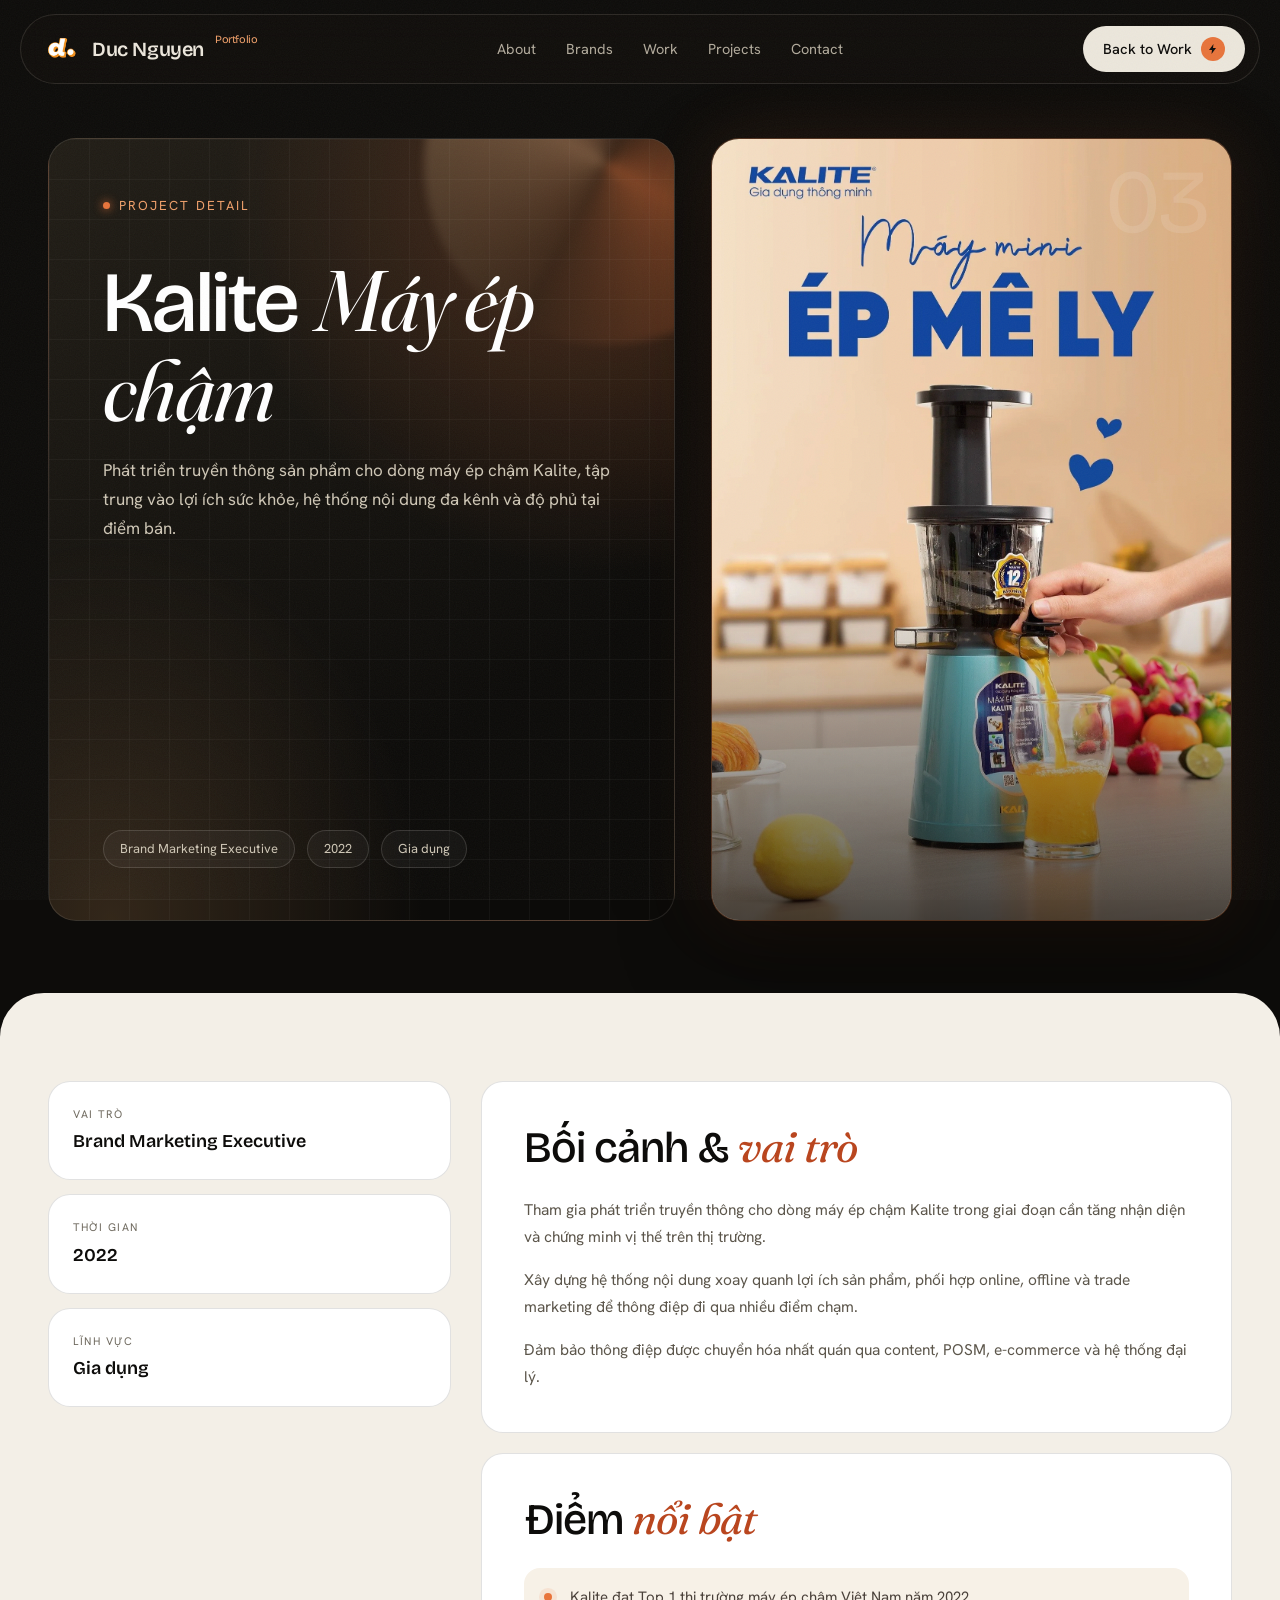
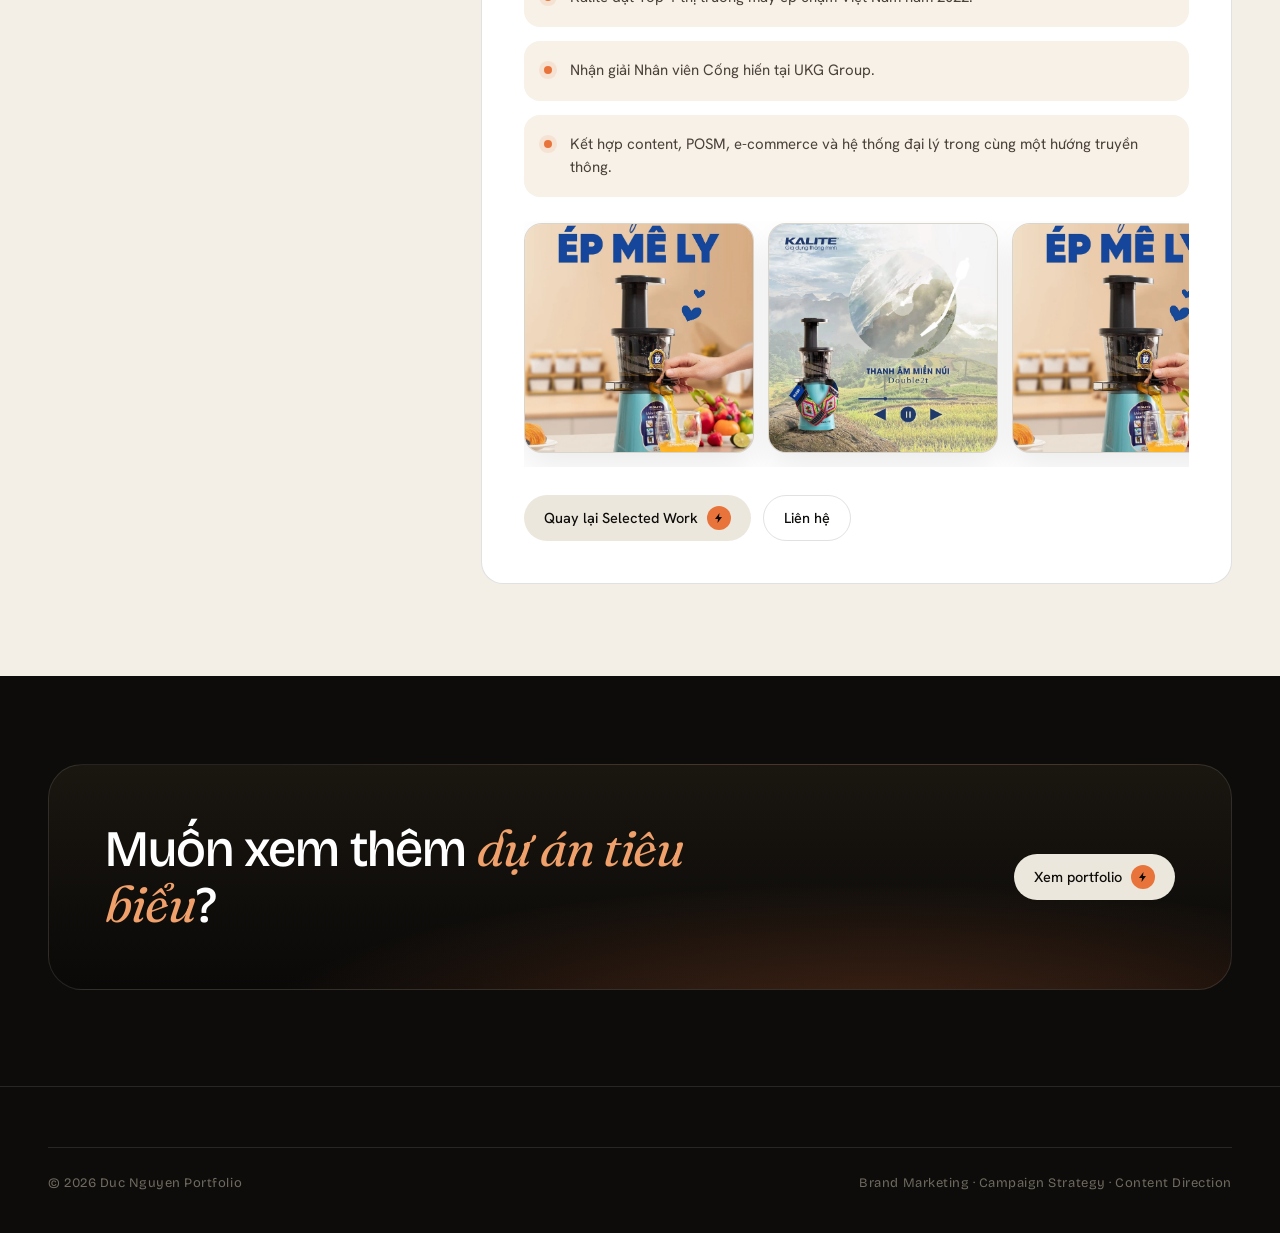
<file: case-studies/kalite-product-communication-may-ep-cham.html>
<!DOCTYPE html>
<html lang="vi">
<head>
<meta charset="UTF-8">
<meta name="viewport" content="width=device-width, initial-scale=1.0">
<title>Kalite - Máy ép chậm | Nguyễn Đình Đức</title>
<meta name="description" content="Case study Kalite - Máy ép chậm trong portfolio Brand Marketing của Nguyễn Đình Đức.">
<link rel="preconnect" href="https://fonts.googleapis.com">
<link rel="preconnect" href="https://fonts.gstatic.com" crossorigin>
<link href="https://fonts.googleapis.com/css2?family=Bricolage+Grotesque:opsz,wght@12..96,300..800&family=Fraunces:ital,opsz,wght@0,9..144,300..600;1,9..144,300..600&family=Hanken+Grotesk:wght@300..700&display=swap" rel="stylesheet">
<link rel="stylesheet" href="../assets/style.css">
<link rel="stylesheet" href="../assets/case-study.css">
</head>
<body class="case-page">
<nav>
  <div class="bar wrap">
    <a href="../index.html" class="logo">
      <span class="mark"><img src="../assets/logo.webp" alt="" aria-hidden="true"></span>
      <span>Duc Nguyen</span><small>Portfolio</small>
    </a>
    <div class="menu">
      <a href="../index.html#about">About</a>
      <a href="../index.html#brands">Brands</a>
      <a href="../index.html#work">Work</a>
      <a href="../index.html#projects">Projects</a>
      <a href="../index.html#contact">Contact</a>
    </div>
    <a href="../index.html#work" class="btn btn-amber">Back to Work <span class="bolt"><svg viewBox="0 0 24 24" fill="none"><path d="M13 2 4 14h6l-1 8 9-12h-6l1-8Z" fill="#0d0c0a"/></svg></span></a>
  </div>
</nav>

<main>
  <header class="case-hero">
    <div class="wrap case-hero-grid">
      <div class="case-copy reveal">
        <div>
          <div class="eyebrow"><span class="dot"></span>Project Detail</div>
          <h1 class="display">Kalite <span class="serif-it">Máy ép chậm</span></h1>
          <p class="case-lead">Phát triển truyền thông sản phẩm cho dòng máy ép chậm Kalite, tập trung vào lợi ích sức khỏe, hệ thống nội dung đa kênh và độ phủ tại điểm bán.</p>
        </div>
        <div class="case-tags">
          <span>Brand Marketing Executive</span>
          <span>2022</span>
          <span>Gia dụng</span>
        </div>
      </div>
      <figure class="case-media reveal">
        <img src="../case-assets/kalite-kl530-may-ep-cham.webp" alt="Kalite máy ép chậm">
        <span class="case-number">03</span>
      </figure>
    </div>
  </header>

  <section class="case-content">
    <div class="wrap case-content-grid">
      <aside class="case-summary reveal" aria-label="Tóm tắt dự án">
        <div class="case-summary-card"><div class="label">Vai trò</div><div class="value">Brand Marketing Executive</div></div>
        <div class="case-summary-card"><div class="label">Thời gian</div><div class="value">2022</div></div>
        <div class="case-summary-card"><div class="label">Lĩnh vực</div><div class="value">Gia dụng</div></div>
      </aside>
      <div>
        <article class="case-story reveal">
          <h2>Bối cảnh & <span class="serif-it">vai trò</span></h2>
          <p>Tham gia phát triển truyền thông cho dòng máy ép chậm Kalite trong giai đoạn cần tăng nhận diện và chứng minh vị thế trên thị trường.</p>
          <p>Xây dựng hệ thống nội dung xoay quanh lợi ích sản phẩm, phối hợp online, offline và trade marketing để thông điệp đi qua nhiều điểm chạm.</p>
          <p>Đảm bảo thông điệp được chuyển hóa nhất quán qua content, POSM, e-commerce và hệ thống đại lý.</p>
        </article>
        <article class="case-story reveal">
          <h2>Điểm <span class="serif-it">nổi bật</span></h2>
          <ul class="case-highlights">
            <li>Kalite đạt Top 1 thị trường máy ép chậm Việt Nam năm 2022.</li>
            <li>Nhận giải Nhân viên Cống hiến tại UKG Group.</li>
            <li>Kết hợp content, POSM, e-commerce và hệ thống đại lý trong cùng một hướng truyền thông.</li>
          </ul>
          <div class="case-actions">
            <a class="btn btn-amber" href="../index.html#work">Quay lại Selected Work <span class="bolt"><svg viewBox="0 0 24 24" fill="none"><path d="M13 2 4 14h6l-1 8 9-12h-6l1-8Z" fill="#0d0c0a"/></svg></span></a>
            <a class="btn btn-outline" href="../index.html#contact">Liên hệ</a>
          </div>
        </article>
      </div>
    </div>
  </section>

  <section class="case-next">
    <div class="wrap">
      <div class="case-next-panel reveal">
        <h2>Muốn xem thêm <span class="serif-it">dự án tiêu biểu</span>?</h2>
        <a class="btn btn-amber" href="../index.html#work">Xem portfolio <span class="bolt"><svg viewBox="0 0 24 24" fill="none"><path d="M13 2 4 14h6l-1 8 9-12h-6l1-8Z" fill="#0d0c0a"/></svg></span></a>
      </div>
    </div>
  </section>
</main>

<footer>
  <div class="wrap">
    <div class="foot-bot">
      <small>© 2026 Duc Nguyen Portfolio</small>
      <small>Brand Marketing · Campaign Strategy · Content Direction</small>
    </div>
  </div>
</footer>
<script src="../assets/script.js"></script>
</body>
</html>
</file>
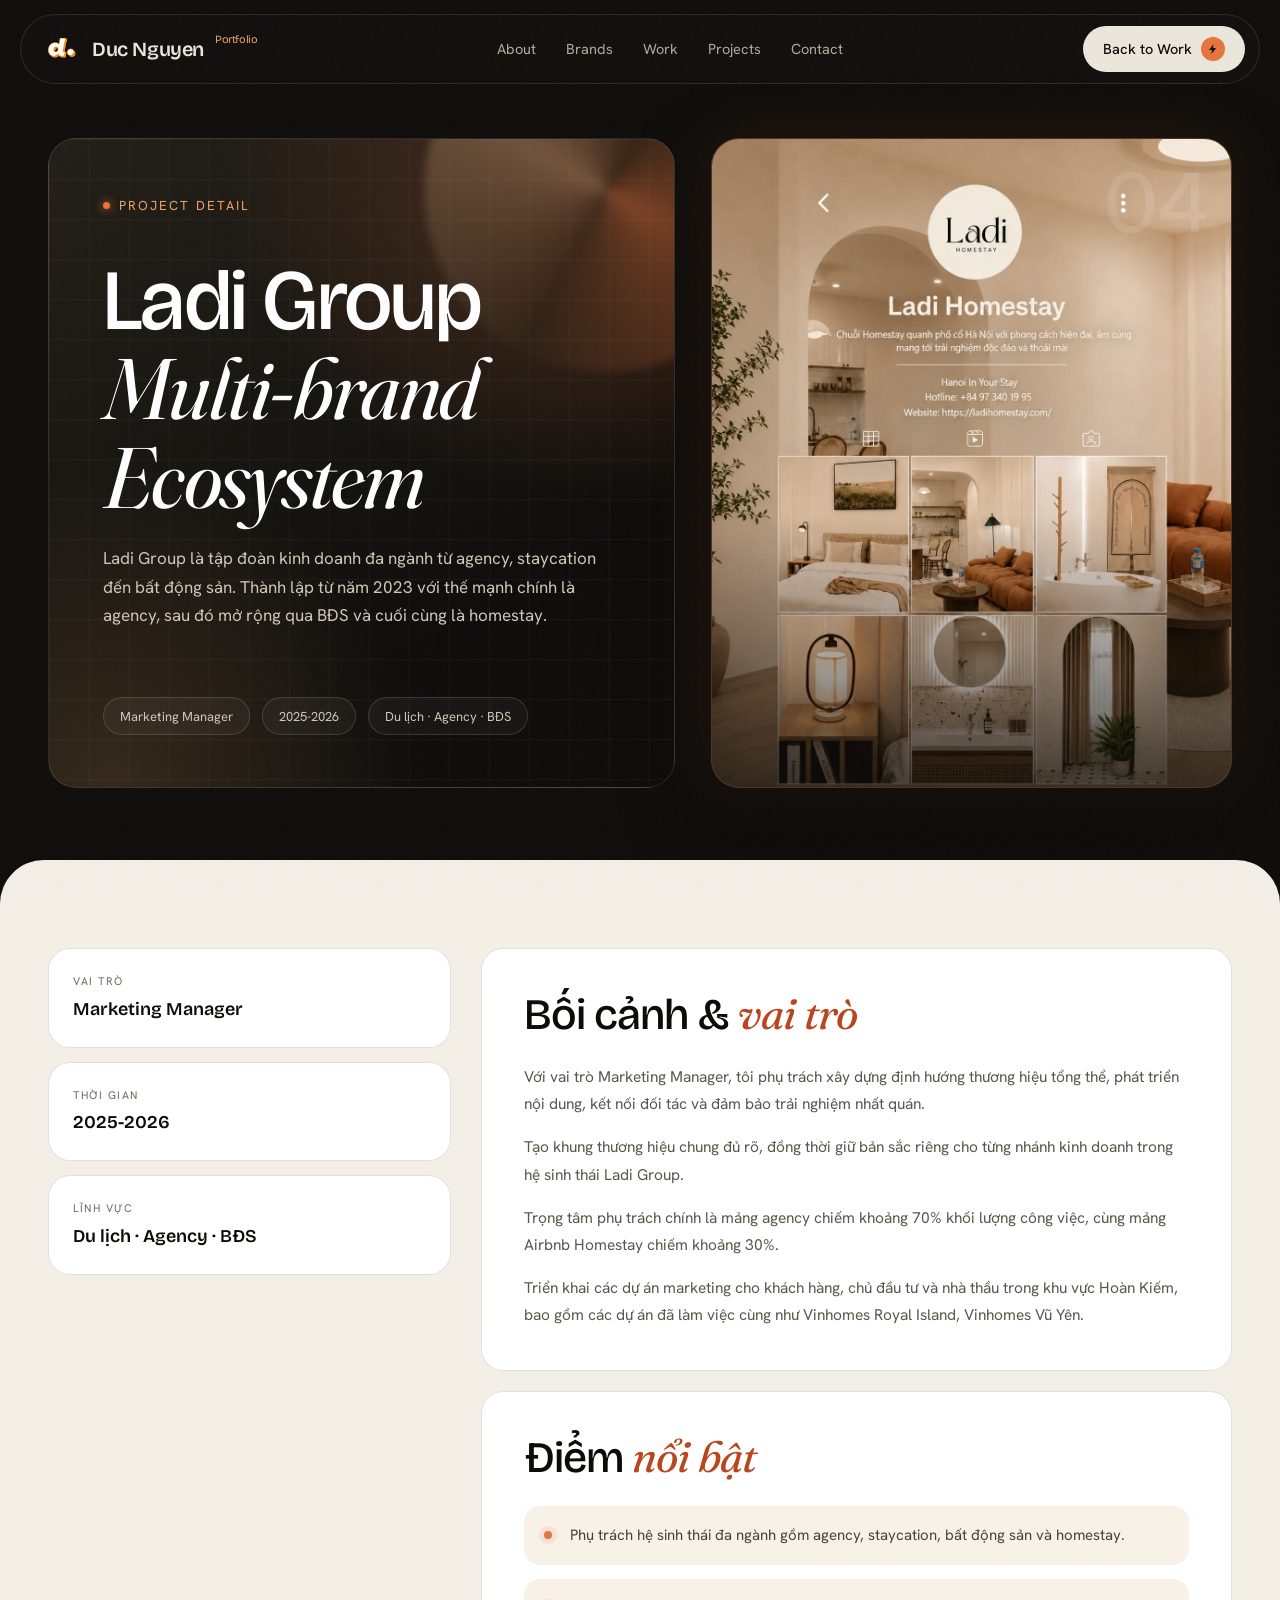
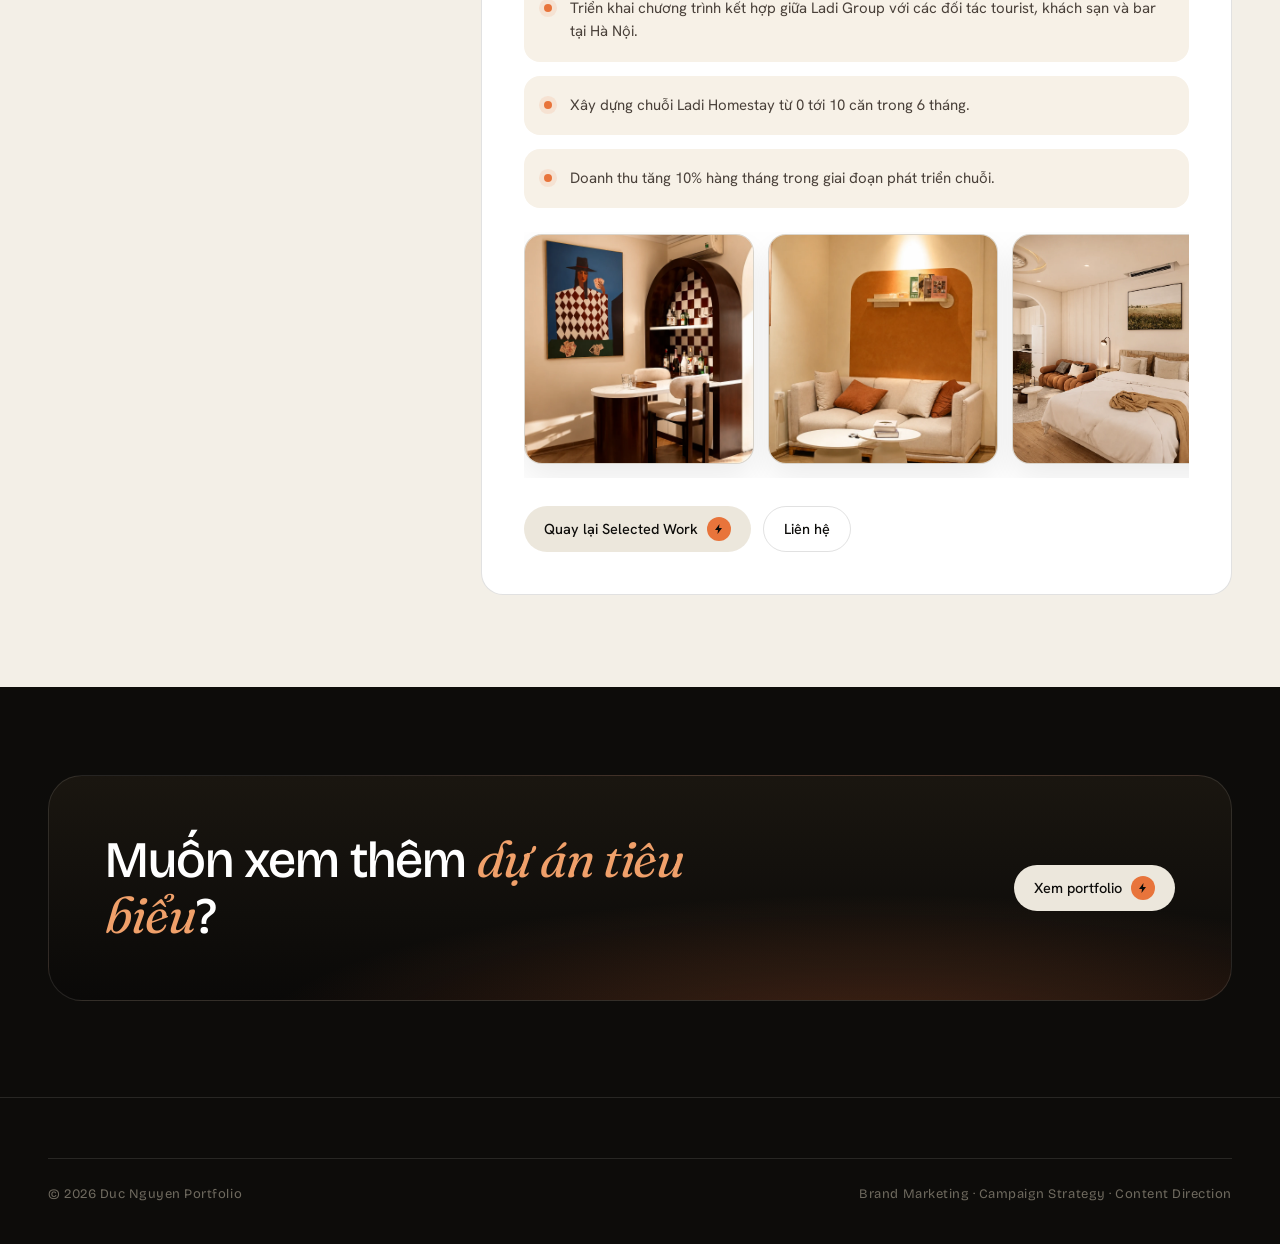
<file: case-studies/ladi-group-multi-brand-ecosystem.html>
<!DOCTYPE html>
<html lang="vi">
<head>
<meta charset="UTF-8">
<meta name="viewport" content="width=device-width, initial-scale=1.0">
<title>Ladi Group - Multi-brand Ecosystem | Nguyễn Đình Đức</title>
<meta name="description" content="Case study Ladi Group - Multi-brand Ecosystem trong portfolio Brand Marketing của Nguyễn Đình Đức.">
<link rel="preconnect" href="https://fonts.googleapis.com">
<link rel="preconnect" href="https://fonts.gstatic.com" crossorigin>
<link href="https://fonts.googleapis.com/css2?family=Bricolage+Grotesque:opsz,wght@12..96,300..800&family=Fraunces:ital,opsz,wght@0,9..144,300..600;1,9..144,300..600&family=Hanken+Grotesk:wght@300..700&display=swap" rel="stylesheet">
<link rel="stylesheet" href="../assets/style.css">
<link rel="stylesheet" href="../assets/case-study.css">
</head>
<body class="case-page">
<nav>
  <div class="bar wrap">
    <a href="../index.html" class="logo">
      <span class="mark"><img src="../assets/logo.webp" alt="" aria-hidden="true"></span>
      <span>Duc Nguyen</span><small>Portfolio</small>
    </a>
    <div class="menu">
      <a href="../index.html#about">About</a>
      <a href="../index.html#brands">Brands</a>
      <a href="../index.html#work">Work</a>
      <a href="../index.html#projects">Projects</a>
      <a href="../index.html#contact">Contact</a>
    </div>
    <a href="../index.html#work" class="btn btn-amber">Back to Work <span class="bolt"><svg viewBox="0 0 24 24" fill="none"><path d="M13 2 4 14h6l-1 8 9-12h-6l1-8Z" fill="#0d0c0a"/></svg></span></a>
  </div>
</nav>

<main>
  <header class="case-hero">
    <div class="wrap case-hero-grid">
      <div class="case-copy reveal">
        <div>
          <div class="eyebrow"><span class="dot"></span>Project Detail</div>
          <h1 class="display">Ladi Group <span class="serif-it">Multi-brand Ecosystem</span></h1>
          <p class="case-lead">Ladi Group là tập đoàn kinh doanh đa ngành từ agency, staycation đến bất động sản. Thành lập từ năm 2023 với thế mạnh chính là agency, sau đó mở rộng qua BĐS và cuối cùng là homestay.</p>
        </div>
        <div class="case-tags">
          <span>Marketing Manager</span>
          <span>2025-2026</span>
          <span>Du lịch · Agency · BĐS</span>
        </div>
      </div>
      <figure class="case-media reveal">
        <img src="../case-assets/ladi-group-homestay.webp" alt="Ladi Group">
        <span class="case-number">04</span>
      </figure>
    </div>
  </header>

  <section class="case-content">
    <div class="wrap case-content-grid">
      <aside class="case-summary reveal" aria-label="Tóm tắt dự án">
        <div class="case-summary-card"><div class="label">Vai trò</div><div class="value">Marketing Manager</div></div>
        <div class="case-summary-card"><div class="label">Thời gian</div><div class="value">2025-2026</div></div>
        <div class="case-summary-card"><div class="label">Lĩnh vực</div><div class="value">Du lịch · Agency · BĐS</div></div>
      </aside>
      <div>
        <article class="case-story reveal">
          <h2>Bối cảnh & <span class="serif-it">vai trò</span></h2>
          <p>Với vai trò Marketing Manager, tôi phụ trách xây dựng định hướng thương hiệu tổng thể, phát triển nội dung, kết nối đối tác và đảm bảo trải nghiệm nhất quán.</p>
          <p>Tạo khung thương hiệu chung đủ rõ, đồng thời giữ bản sắc riêng cho từng nhánh kinh doanh trong hệ sinh thái Ladi Group.</p>
          <p>Trọng tâm phụ trách chính là mảng agency chiếm khoảng 70% khối lượng công việc, cùng mảng Airbnb Homestay chiếm khoảng 30%.</p>
          <p>Triển khai các dự án marketing cho khách hàng, chủ đầu tư và nhà thầu trong khu vực Hoàn Kiếm, bao gồm các dự án đã làm việc cùng như Vinhomes Royal Island, Vinhomes Vũ Yên.</p>
        </article>
        <article class="case-story reveal">
          <h2>Điểm <span class="serif-it">nổi bật</span></h2>
          <ul class="case-highlights">
            <li>Phụ trách hệ sinh thái đa ngành gồm agency, staycation, bất động sản và homestay.</li>
            <li>Triển khai chương trình kết hợp giữa Ladi Group với các đối tác tourist, khách sạn và bar tại Hà Nội.</li>
            <li>Xây dựng chuỗi Ladi Homestay từ 0 tới 10 căn trong 6 tháng.</li>
            <li>Doanh thu tăng 10% hàng tháng trong giai đoạn phát triển chuỗi.</li>
          </ul>
          <div class="case-photo-slider" aria-label="Ladi Group gallery"></div>
          <div class="case-actions">
            <a class="btn btn-amber" href="../index.html#work">Quay lại Selected Work <span class="bolt"><svg viewBox="0 0 24 24" fill="none"><path d="M13 2 4 14h6l-1 8 9-12h-6l1-8Z" fill="#0d0c0a"/></svg></span></a>
            <a class="btn btn-outline" href="../index.html#contact">Liên hệ</a>
          </div>
        </article>
      </div>
    </div>
  </section>

  <section class="case-next">
    <div class="wrap">
      <div class="case-next-panel reveal">
        <h2>Muốn xem thêm <span class="serif-it">dự án tiêu biểu</span>?</h2>
        <a class="btn btn-amber" href="../index.html#work">Xem portfolio <span class="bolt"><svg viewBox="0 0 24 24" fill="none"><path d="M13 2 4 14h6l-1 8 9-12h-6l1-8Z" fill="#0d0c0a"/></svg></span></a>
      </div>
    </div>
  </section>
</main>

<footer>
  <div class="wrap">
    <div class="foot-bot">
      <small>© 2026 Duc Nguyen Portfolio</small>
      <small>Brand Marketing · Campaign Strategy · Content Direction</small>
    </div>
  </div>
</footer>
<script src="../assets/script.js"></script>
</body>
</html>
</file>
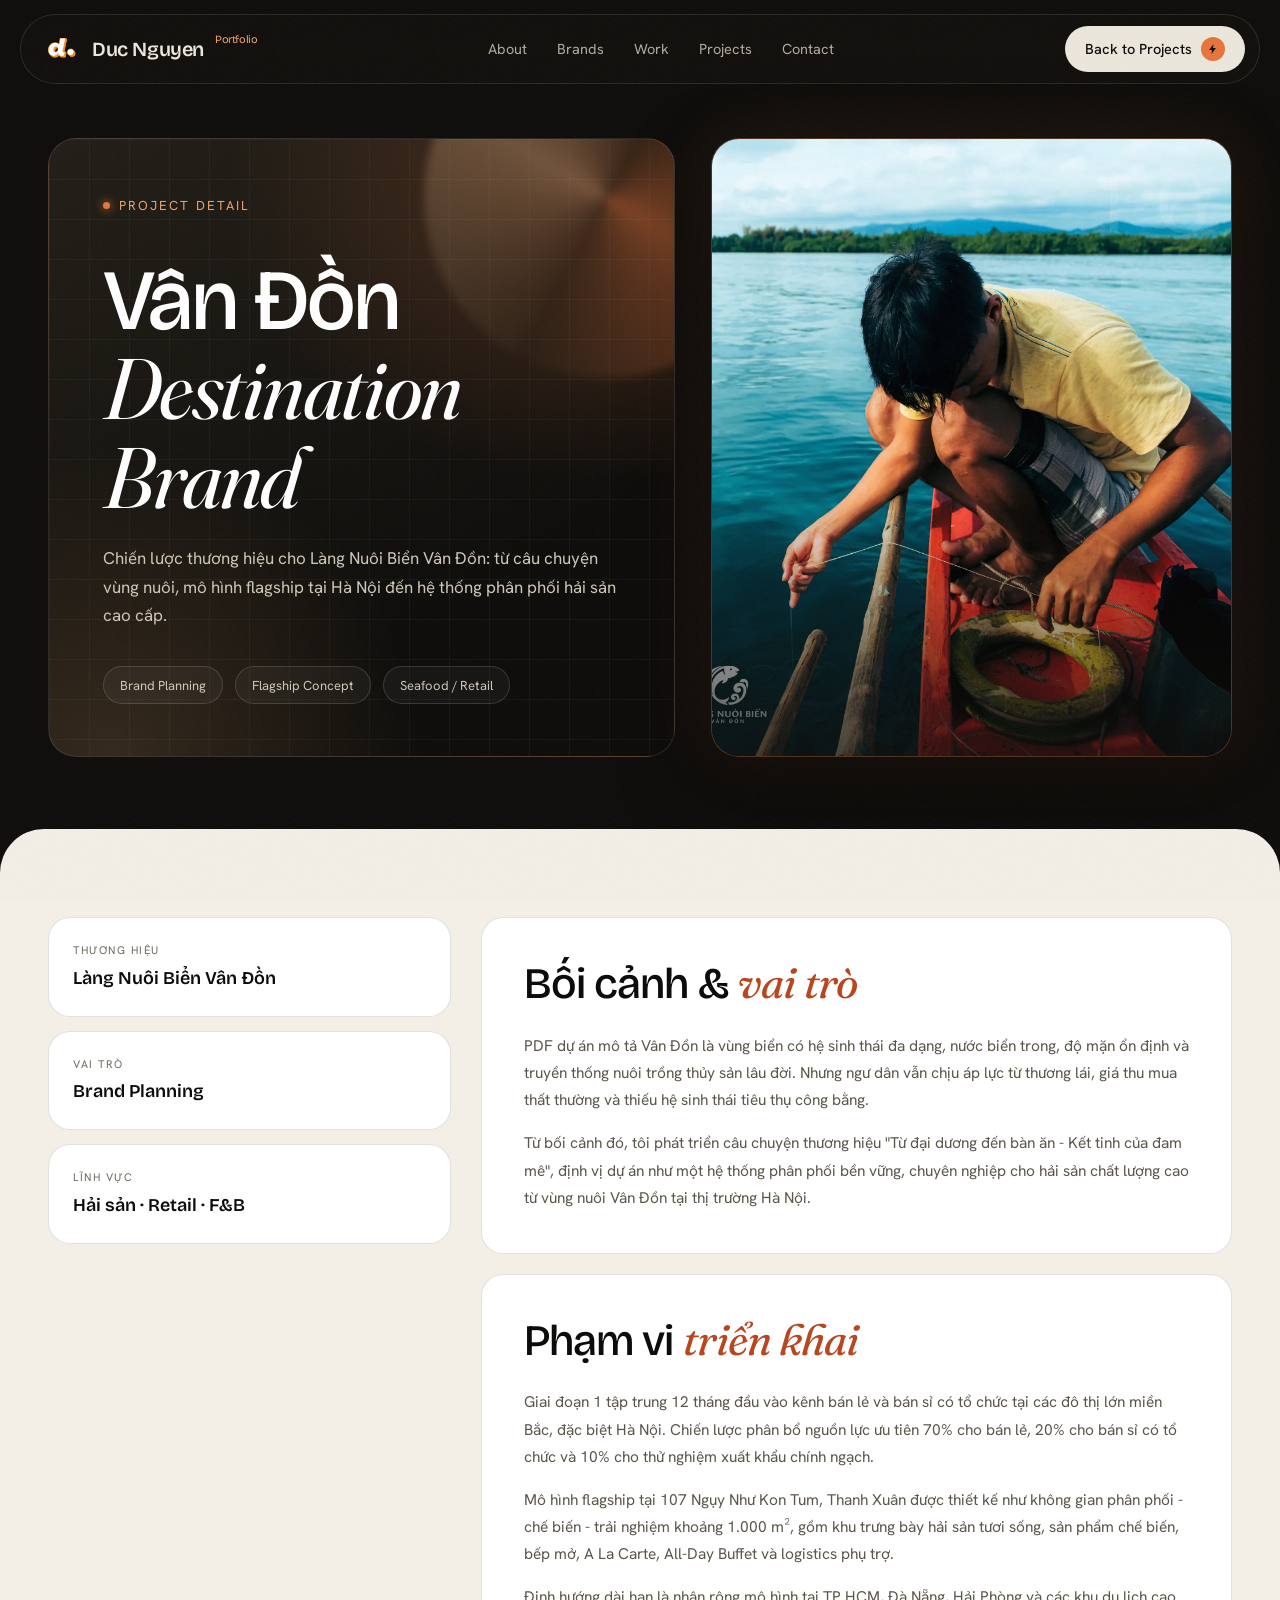
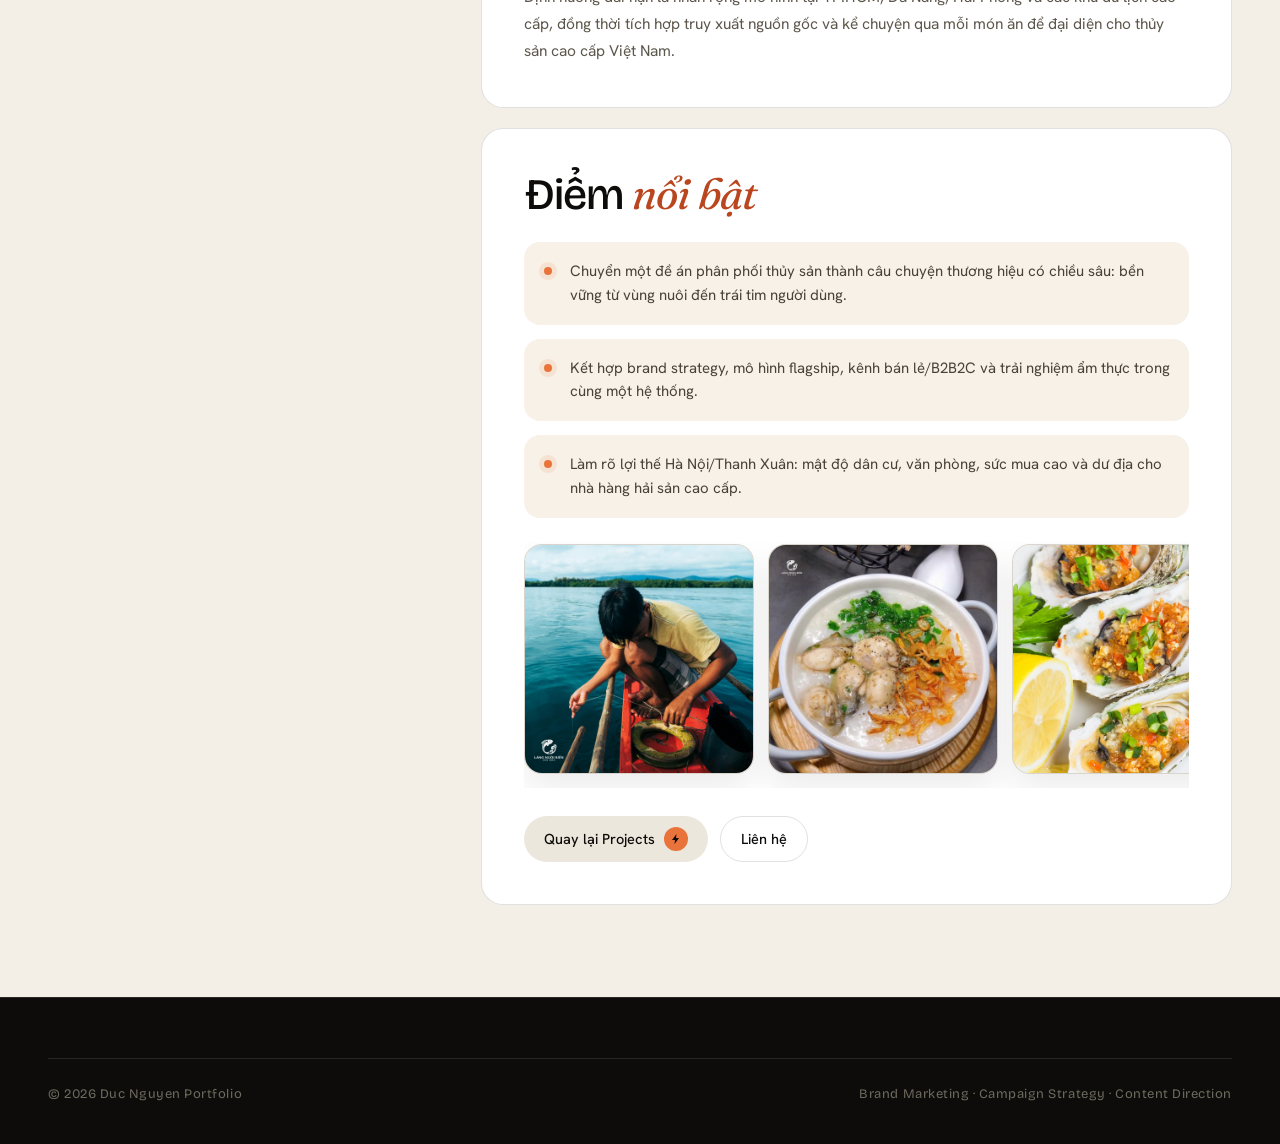
<file: case-studies/lang-nuoi-bien-van-don-thuong-hieu-diem-den.html>
<!DOCTYPE html>
<html lang="vi">
<head>
<meta charset="UTF-8">
<meta name="viewport" content="width=device-width, initial-scale=1.0">
<title>Làng Nuôi Biển Vân Đồn - Thương hiệu điểm đến | Nguyễn Đình Đức</title>
<meta name="description" content="Project detail Làng Nuôi Biển Vân Đồn - Thương hiệu điểm đến trong portfolio Brand Marketing của Nguyễn Đình Đức.">
<link rel="preconnect" href="https://fonts.googleapis.com">
<link rel="preconnect" href="https://fonts.gstatic.com" crossorigin>
<link href="https://fonts.googleapis.com/css2?family=Bricolage+Grotesque:opsz,wght@12..96,300..800&family=Fraunces:ital,opsz,wght@0,9..144,300..600;1,9..144,300..600&family=Hanken+Grotesk:wght@300..700&display=swap" rel="stylesheet">
<link rel="stylesheet" href="../assets/style.css">
<link rel="stylesheet" href="../assets/case-study.css">
</head>
<body class="case-page">
<nav><div class="bar wrap"><a href="../index.html" class="logo"><span class="mark"><img src="../assets/logo.webp" alt="" aria-hidden="true"></span><span>Duc Nguyen</span><small>Portfolio</small></a><div class="menu"><a href="../index.html#about">About</a><a href="../index.html#brands">Brands</a><a href="../index.html#work">Work</a><a href="../index.html#projects">Projects</a><a href="../index.html#contact">Contact</a></div><a href="../index.html#projects" class="btn btn-amber">Back to Projects <span class="bolt"><svg viewBox="0 0 24 24" fill="none"><path d="M13 2 4 14h6l-1 8 9-12h-6l1-8Z" fill="#0d0c0a"/></svg></span></a></div></nav>
<main>
  <header class="case-hero"><div class="wrap case-hero-grid"><div class="case-copy reveal"><div><div class="eyebrow"><span class="dot"></span>Project Detail</div><h1 class="display">Vân Đồn <span class="serif-it">Destination Brand</span></h1><p class="case-lead">Chiến lược thương hiệu cho Làng Nuôi Biển Vân Đồn: từ câu chuyện vùng nuôi, mô hình flagship tại Hà Nội đến hệ thống phân phối hải sản cao cấp.</p></div><div class="case-tags"><span>Brand Planning</span><span>Flagship Concept</span><span>Seafood / Retail</span></div></div><figure class="case-media reveal"><img src="../assets/van-don-bg.webp" alt="Làng Nuôi Biển Vân Đồn"><span class="case-number">P6</span></figure></div></header>
  <section class="case-content"><div class="wrap case-content-grid"><aside class="case-summary reveal" aria-label="Tóm tắt dự án"><div class="case-summary-card"><div class="label">Thương hiệu</div><div class="value">Làng Nuôi Biển Vân Đồn</div></div><div class="case-summary-card"><div class="label">Vai trò</div><div class="value">Brand Planning</div></div><div class="case-summary-card"><div class="label">Lĩnh vực</div><div class="value">Hải sản · Retail · F&B</div></div></aside><div><article class="case-story reveal"><h2>Bối cảnh & <span class="serif-it">vai trò</span></h2><p>PDF dự án mô tả Vân Đồn là vùng biển có hệ sinh thái đa dạng, nước biển trong, độ mặn ổn định và truyền thống nuôi trồng thủy sản lâu đời. Nhưng ngư dân vẫn chịu áp lực từ thương lái, giá thu mua thất thường và thiếu hệ sinh thái tiêu thụ công bằng.</p><p>Từ bối cảnh đó, tôi phát triển câu chuyện thương hiệu "Từ đại dương đến bàn ăn - Kết tinh của đam mê", định vị dự án như một hệ thống phân phối bền vững, chuyên nghiệp cho hải sản chất lượng cao từ vùng nuôi Vân Đồn tại thị trường Hà Nội.</p></article><article class="case-story reveal"><h2>Phạm vi <span class="serif-it">triển khai</span></h2><p>Giai đoạn 1 tập trung 12 tháng đầu vào kênh bán lẻ và bán sỉ có tổ chức tại các đô thị lớn miền Bắc, đặc biệt Hà Nội. Chiến lược phân bổ nguồn lực ưu tiên 70% cho bán lẻ, 20% cho bán sỉ có tổ chức và 10% cho thử nghiệm xuất khẩu chính ngạch.</p><p>Mô hình flagship tại 107 Ngụy Như Kon Tum, Thanh Xuân được thiết kế như không gian phân phối - chế biến - trải nghiệm khoảng 1.000 m², gồm khu trưng bày hải sản tươi sống, sản phẩm chế biến, bếp mở, A La Carte, All-Day Buffet và logistics phụ trợ.</p><p>Định hướng dài hạn là nhân rộng mô hình tại TP.HCM, Đà Nẵng, Hải Phòng và các khu du lịch cao cấp, đồng thời tích hợp truy xuất nguồn gốc và kể chuyện qua mỗi món ăn để đại diện cho thủy sản cao cấp Việt Nam.</p></article><article class="case-story reveal"><h2>Điểm <span class="serif-it">nổi bật</span></h2><ul class="case-highlights"><li>Chuyển một đề án phân phối thủy sản thành câu chuyện thương hiệu có chiều sâu: bền vững từ vùng nuôi đến trái tim người dùng.</li><li>Kết hợp brand strategy, mô hình flagship, kênh bán lẻ/B2B2C và trải nghiệm ẩm thực trong cùng một hệ thống.</li><li>Làm rõ lợi thế Hà Nội/Thanh Xuân: mật độ dân cư, văn phòng, sức mua cao và dư địa cho nhà hàng hải sản cao cấp.</li></ul><div class="case-actions"><a class="btn btn-amber" href="../index.html#projects">Quay lại Projects <span class="bolt"><svg viewBox="0 0 24 24" fill="none"><path d="M13 2 4 14h6l-1 8 9-12h-6l1-8Z" fill="#0d0c0a"/></svg></span></a><a class="btn btn-outline" href="../index.html#contact">Liên hệ</a></div></article></div></div></section>
</main>
<footer><div class="wrap"><div class="foot-bot"><small>© 2026 Duc Nguyen Portfolio</small><small>Brand Marketing · Campaign Strategy · Content Direction</small></div></div></footer>
<script src="../assets/script.js"></script>
</body>
</html>
</file>
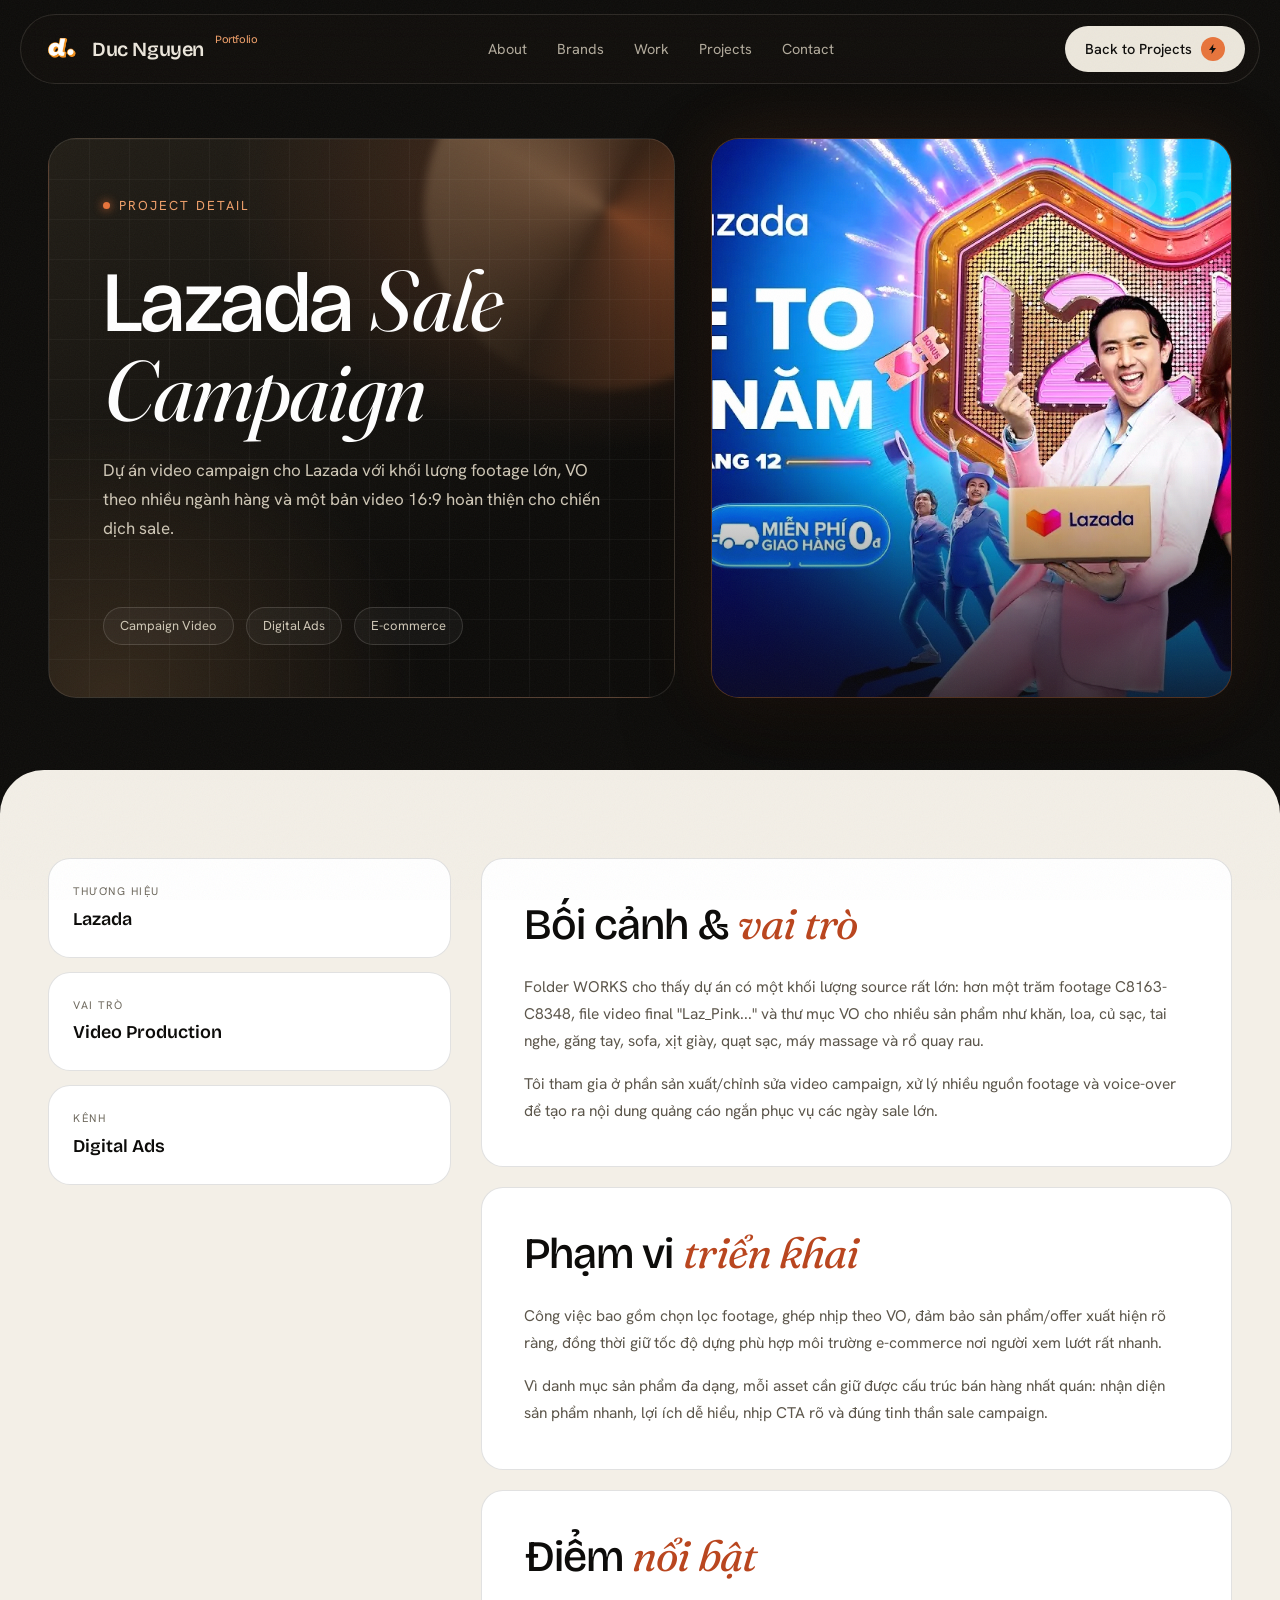
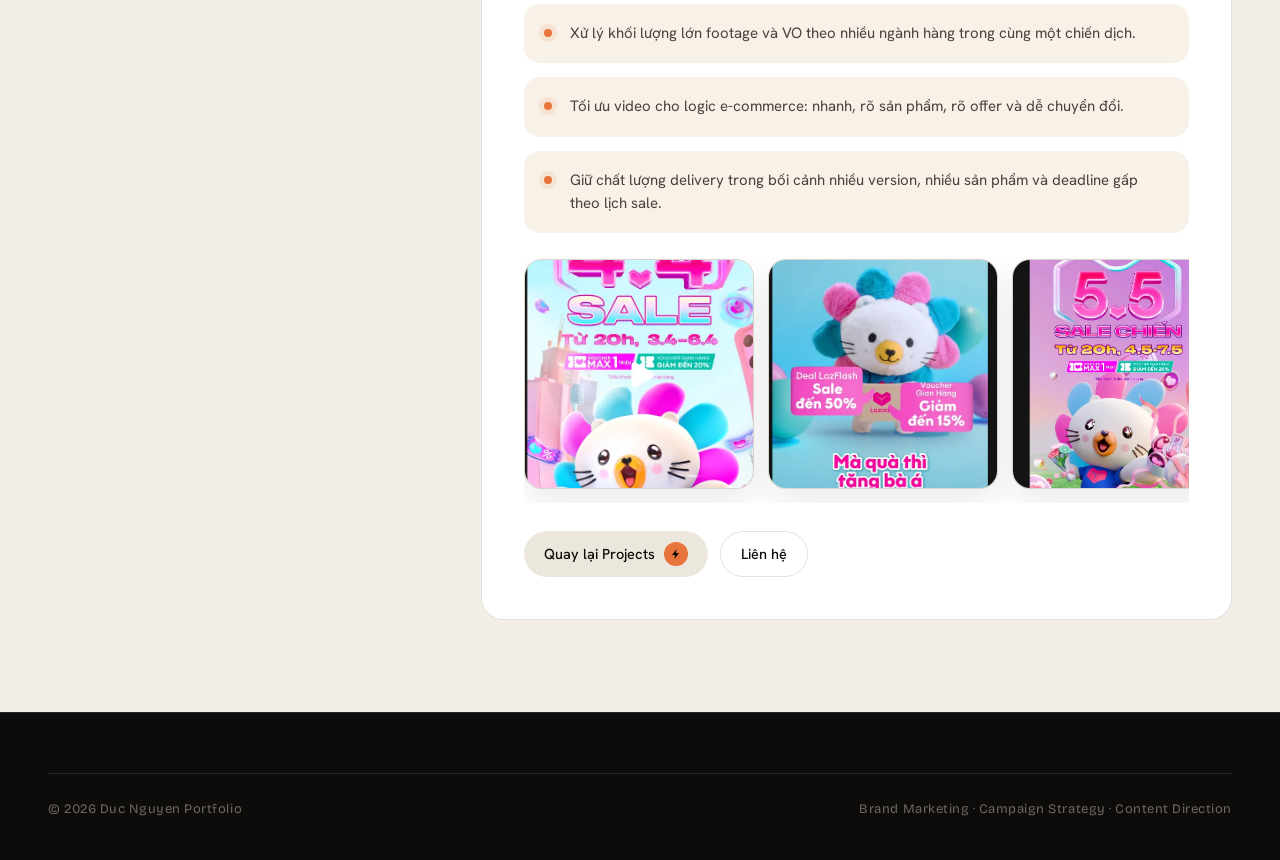
<file: case-studies/lazada-video-campaign-ngay-sale-lon.html>
<!DOCTYPE html>
<html lang="vi">
<head>
<meta charset="UTF-8">
<meta name="viewport" content="width=device-width, initial-scale=1.0">
<title>Lazada - Video Campaign cho ngày sale lớn | Nguyễn Đình Đức</title>
<meta name="description" content="Project detail Lazada - Video Campaign cho ngày sale lớn trong portfolio Brand Marketing của Nguyễn Đình Đức.">
<link rel="preconnect" href="https://fonts.googleapis.com">
<link rel="preconnect" href="https://fonts.gstatic.com" crossorigin>
<link href="https://fonts.googleapis.com/css2?family=Bricolage+Grotesque:opsz,wght@12..96,300..800&family=Fraunces:ital,opsz,wght@0,9..144,300..600;1,9..144,300..600&family=Hanken+Grotesk:wght@300..700&display=swap" rel="stylesheet">
<link rel="stylesheet" href="../assets/style.css">
<link rel="stylesheet" href="../assets/case-study.css">
</head>
<body class="case-page">
<nav><div class="bar wrap"><a href="../index.html" class="logo"><span class="mark"><img src="../assets/logo.webp" alt="" aria-hidden="true"></span><span>Duc Nguyen</span><small>Portfolio</small></a><div class="menu"><a href="../index.html#about">About</a><a href="../index.html#brands">Brands</a><a href="../index.html#work">Work</a><a href="../index.html#projects">Projects</a><a href="../index.html#contact">Contact</a></div><a href="../index.html#projects" class="btn btn-amber">Back to Projects <span class="bolt"><svg viewBox="0 0 24 24" fill="none"><path d="M13 2 4 14h6l-1 8 9-12h-6l1-8Z" fill="#0d0c0a"/></svg></span></a></div></nav>
<main>
  <header class="case-hero"><div class="wrap case-hero-grid"><div class="case-copy reveal"><div><div class="eyebrow"><span class="dot"></span>Project Detail</div><h1 class="display">Lazada <span class="serif-it">Sale Campaign</span></h1><p class="case-lead">Dự án video campaign cho Lazada với khối lượng footage lớn, VO theo nhiều ngành hàng và một bản video 16:9 hoàn thiện cho chiến dịch sale.</p></div><div class="case-tags"><span>Campaign Video</span><span>Digital Ads</span><span>E-commerce</span></div></div><figure class="case-media reveal"><img src="../case-assets/lazada-sale-hero.webp" alt="Lazada sale campaign hero"><span class="case-number">P5</span></figure></div></header>
  <section class="case-content"><div class="wrap case-content-grid"><aside class="case-summary reveal" aria-label="Tóm tắt dự án"><div class="case-summary-card"><div class="label">Thương hiệu</div><div class="value">Lazada</div></div><div class="case-summary-card"><div class="label">Vai trò</div><div class="value">Video Production</div></div><div class="case-summary-card"><div class="label">Kênh</div><div class="value">Digital Ads</div></div></aside><div><article class="case-story reveal"><h2>Bối cảnh & <span class="serif-it">vai trò</span></h2><p>Folder WORKS cho thấy dự án có một khối lượng source rất lớn: hơn một trăm footage C8163-C8348, file video final "Laz_Pink..." và thư mục VO cho nhiều sản phẩm như khăn, loa, củ sạc, tai nghe, găng tay, sofa, xịt giày, quạt sạc, máy massage và rổ quay rau.</p><p>Tôi tham gia ở phần sản xuất/chỉnh sửa video campaign, xử lý nhiều nguồn footage và voice-over để tạo ra nội dung quảng cáo ngắn phục vụ các ngày sale lớn.</p></article><article class="case-story reveal"><h2>Phạm vi <span class="serif-it">triển khai</span></h2><p>Công việc bao gồm chọn lọc footage, ghép nhịp theo VO, đảm bảo sản phẩm/offer xuất hiện rõ ràng, đồng thời giữ tốc độ dựng phù hợp môi trường e-commerce nơi người xem lướt rất nhanh.</p><p>Vì danh mục sản phẩm đa dạng, mỗi asset cần giữ được cấu trúc bán hàng nhất quán: nhận diện sản phẩm nhanh, lợi ích dễ hiểu, nhịp CTA rõ và đúng tinh thần sale campaign.</p></article><article class="case-story reveal"><h2>Điểm <span class="serif-it">nổi bật</span></h2><ul class="case-highlights"><li>Xử lý khối lượng lớn footage và VO theo nhiều ngành hàng trong cùng một chiến dịch.</li><li>Tối ưu video cho logic e-commerce: nhanh, rõ sản phẩm, rõ offer và dễ chuyển đổi.</li><li>Giữ chất lượng delivery trong bối cảnh nhiều version, nhiều sản phẩm và deadline gấp theo lịch sale.</li></ul><div class="case-actions"><a class="btn btn-amber" href="../index.html#projects">Quay lại Projects <span class="bolt"><svg viewBox="0 0 24 24" fill="none"><path d="M13 2 4 14h6l-1 8 9-12h-6l1-8Z" fill="#0d0c0a"/></svg></span></a><a class="btn btn-outline" href="../index.html#contact">Liên hệ</a></div></article></div></div></section>
</main>
<footer><div class="wrap"><div class="foot-bot"><small>© 2026 Duc Nguyen Portfolio</small><small>Brand Marketing · Campaign Strategy · Content Direction</small></div></div></footer>
<script src="../assets/script.js"></script>
</body>
</html>
</file>
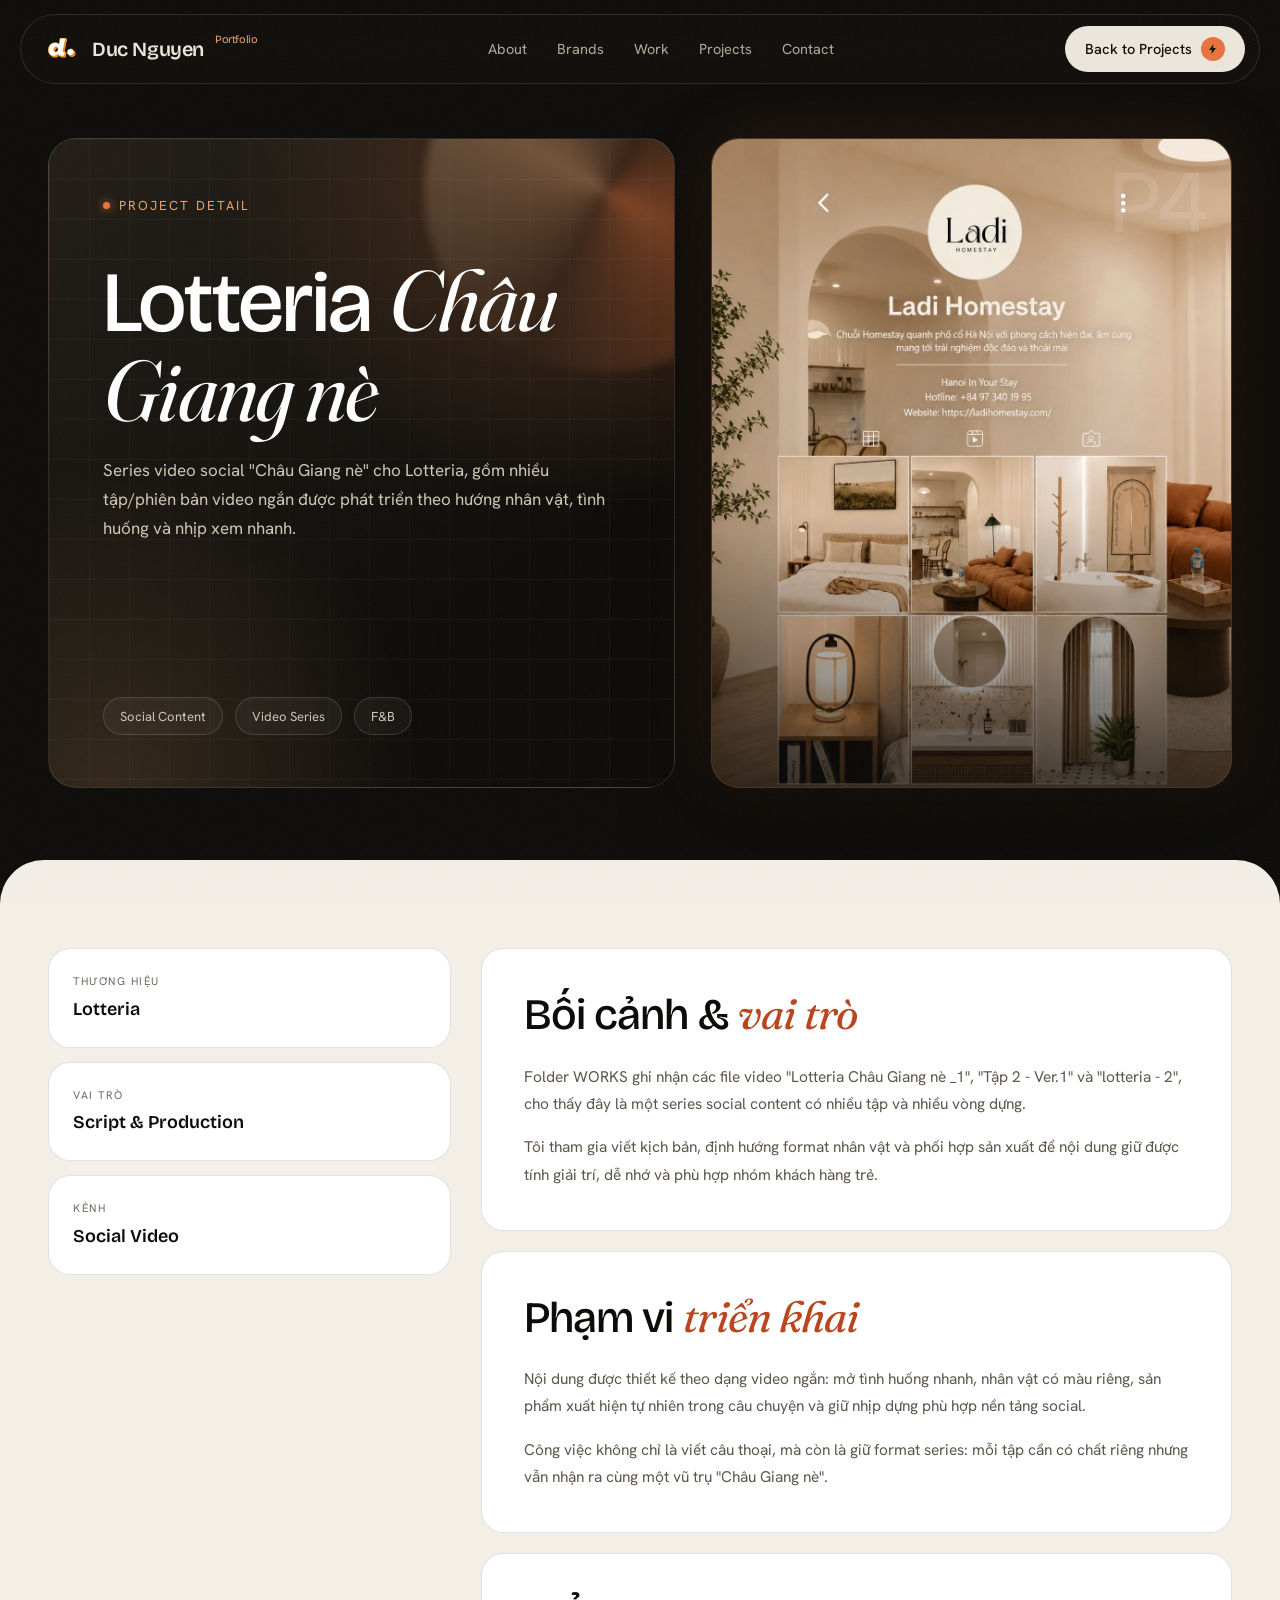
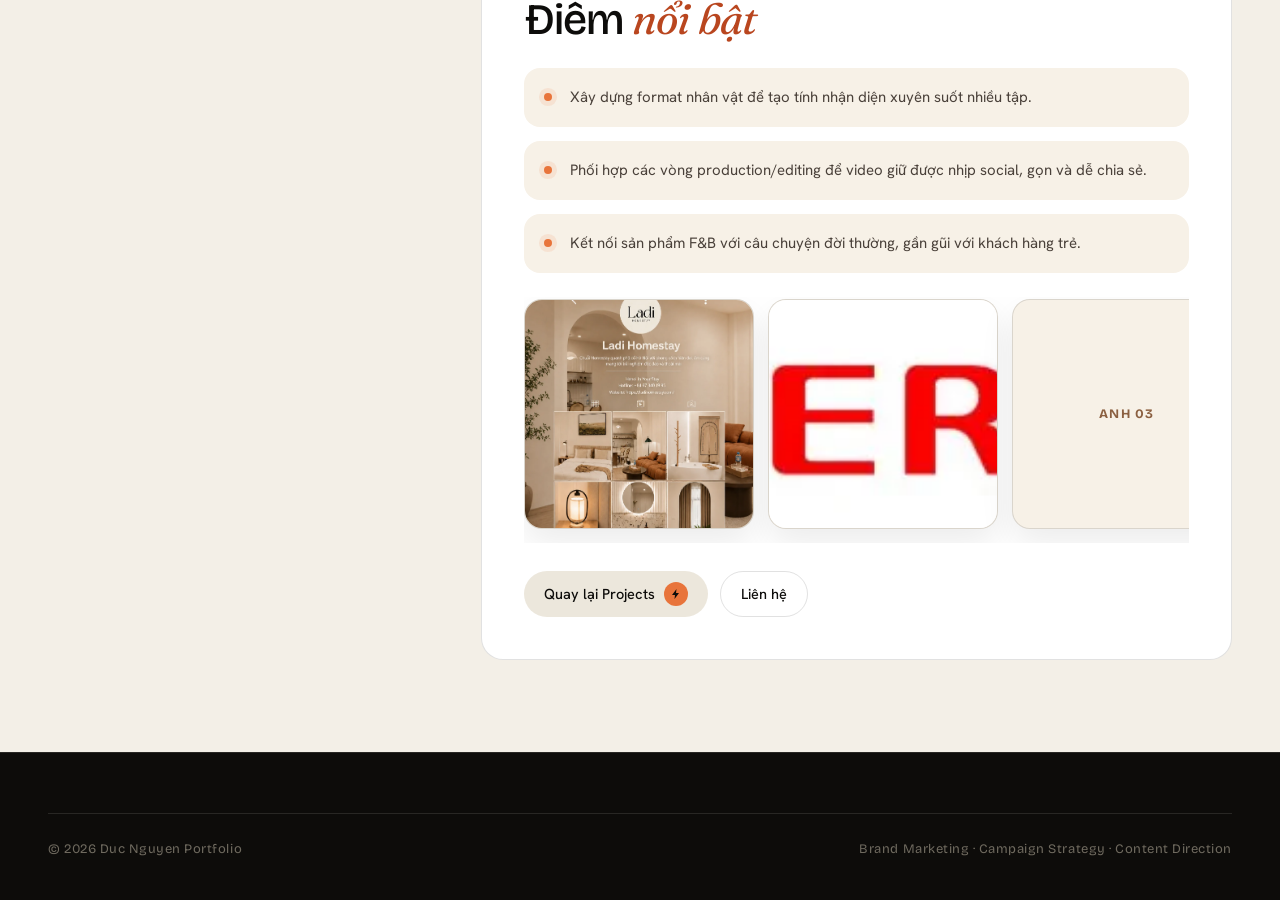
<file: case-studies/lotteria-series-chau-giang-ne.html>
<!DOCTYPE html>
<html lang="vi">
<head>
<meta charset="UTF-8">
<meta name="viewport" content="width=device-width, initial-scale=1.0">
<title>Lotteria - Series Châu Giang nè | Nguyễn Đình Đức</title>
<meta name="description" content="Project detail Lotteria - Series Châu Giang nè trong portfolio Brand Marketing của Nguyễn Đình Đức.">
<link rel="preconnect" href="https://fonts.googleapis.com">
<link rel="preconnect" href="https://fonts.gstatic.com" crossorigin>
<link href="https://fonts.googleapis.com/css2?family=Bricolage+Grotesque:opsz,wght@12..96,300..800&family=Fraunces:ital,opsz,wght@0,9..144,300..600;1,9..144,300..600&family=Hanken+Grotesk:wght@300..700&display=swap" rel="stylesheet">
<link rel="stylesheet" href="../assets/style.css">
<link rel="stylesheet" href="../assets/case-study.css">
</head>
<body class="case-page">
<nav><div class="bar wrap"><a href="../index.html" class="logo"><span class="mark"><img src="../assets/logo.webp" alt="" aria-hidden="true"></span><span>Duc Nguyen</span><small>Portfolio</small></a><div class="menu"><a href="../index.html#about">About</a><a href="../index.html#brands">Brands</a><a href="../index.html#work">Work</a><a href="../index.html#projects">Projects</a><a href="../index.html#contact">Contact</a></div><a href="../index.html#projects" class="btn btn-amber">Back to Projects <span class="bolt"><svg viewBox="0 0 24 24" fill="none"><path d="M13 2 4 14h6l-1 8 9-12h-6l1-8Z" fill="#0d0c0a"/></svg></span></a></div></nav>
<main>
  <header class="case-hero"><div class="wrap case-hero-grid"><div class="case-copy reveal"><div><div class="eyebrow"><span class="dot"></span>Project Detail</div><h1 class="display">Lotteria <span class="serif-it">Châu Giang nè</span></h1><p class="case-lead">Series video social "Châu Giang nè" cho Lotteria, gồm nhiều tập/phiên bản video ngắn được phát triển theo hướng nhân vật, tình huống và nhịp xem nhanh.</p></div><div class="case-tags"><span>Social Content</span><span>Video Series</span><span>F&B</span></div></div><figure class="case-media reveal"><img src="../assets/proj-bg-lotteria.webp" alt="Lotteria Châu Giang nè"><span class="case-number">P4</span></figure></div></header>
  <section class="case-content"><div class="wrap case-content-grid"><aside class="case-summary reveal" aria-label="Tóm tắt dự án"><div class="case-summary-card"><div class="label">Thương hiệu</div><div class="value">Lotteria</div></div><div class="case-summary-card"><div class="label">Vai trò</div><div class="value">Script & Production</div></div><div class="case-summary-card"><div class="label">Kênh</div><div class="value">Social Video</div></div></aside><div><article class="case-story reveal"><h2>Bối cảnh & <span class="serif-it">vai trò</span></h2><p>Folder WORKS ghi nhận các file video "Lotteria Châu Giang nè _1", "Tập 2 - Ver.1" và "lotteria - 2", cho thấy đây là một series social content có nhiều tập và nhiều vòng dựng.</p><p>Tôi tham gia viết kịch bản, định hướng format nhân vật và phối hợp sản xuất để nội dung giữ được tính giải trí, dễ nhớ và phù hợp nhóm khách hàng trẻ.</p></article><article class="case-story reveal"><h2>Phạm vi <span class="serif-it">triển khai</span></h2><p>Nội dung được thiết kế theo dạng video ngắn: mở tình huống nhanh, nhân vật có màu riêng, sản phẩm xuất hiện tự nhiên trong câu chuyện và giữ nhịp dựng phù hợp nền tảng social.</p><p>Công việc không chỉ là viết câu thoại, mà còn là giữ format series: mỗi tập cần có chất riêng nhưng vẫn nhận ra cùng một vũ trụ "Châu Giang nè".</p></article><article class="case-story reveal"><h2>Điểm <span class="serif-it">nổi bật</span></h2><ul class="case-highlights"><li>Xây dựng format nhân vật để tạo tính nhận diện xuyên suốt nhiều tập.</li><li>Phối hợp các vòng production/editing để video giữ được nhịp social, gọn và dễ chia sẻ.</li><li>Kết nối sản phẩm F&B với câu chuyện đời thường, gần gũi với khách hàng trẻ.</li></ul><div class="case-actions"><a class="btn btn-amber" href="../index.html#projects">Quay lại Projects <span class="bolt"><svg viewBox="0 0 24 24" fill="none"><path d="M13 2 4 14h6l-1 8 9-12h-6l1-8Z" fill="#0d0c0a"/></svg></span></a><a class="btn btn-outline" href="../index.html#contact">Liên hệ</a></div></article></div></div></section>
</main>
<footer><div class="wrap"><div class="foot-bot"><small>© 2026 Duc Nguyen Portfolio</small><small>Brand Marketing · Campaign Strategy · Content Direction</small></div></div></footer>
<script src="../assets/script.js"></script>
</body>
</html>
</file>
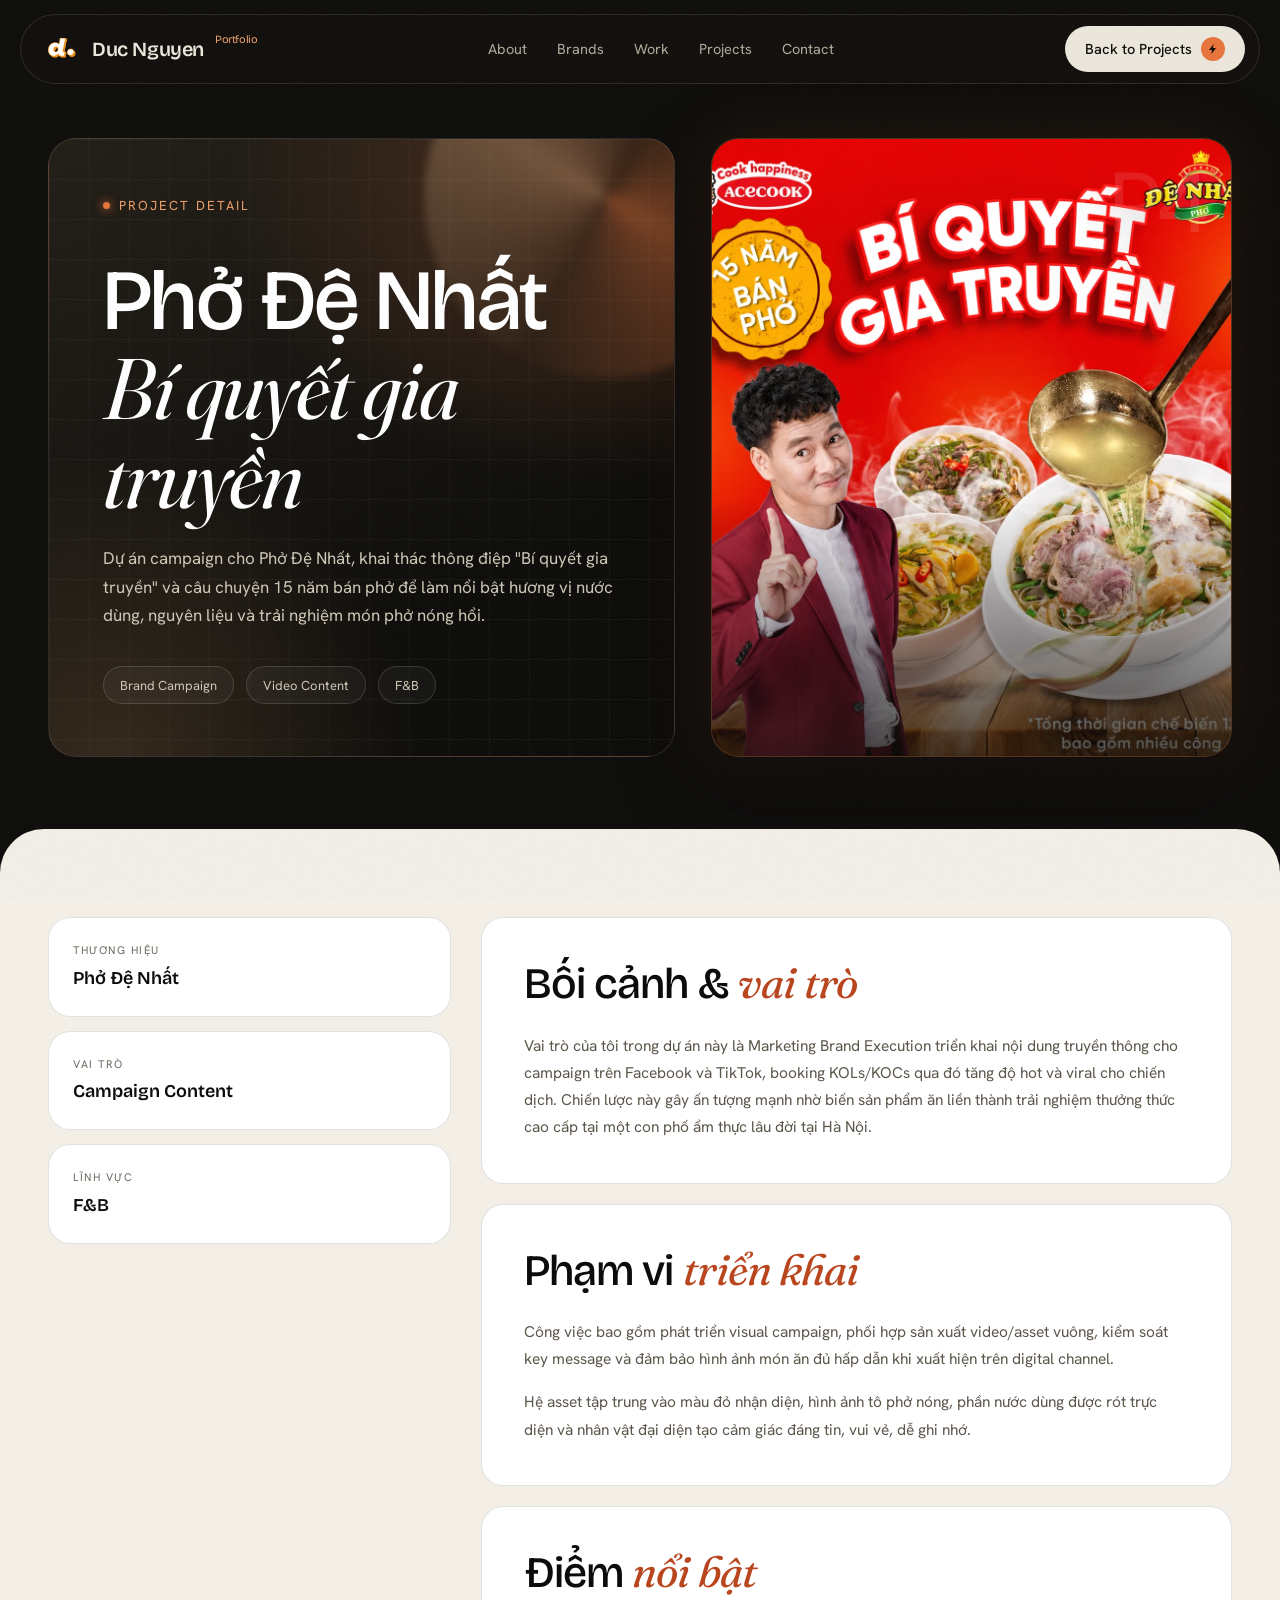
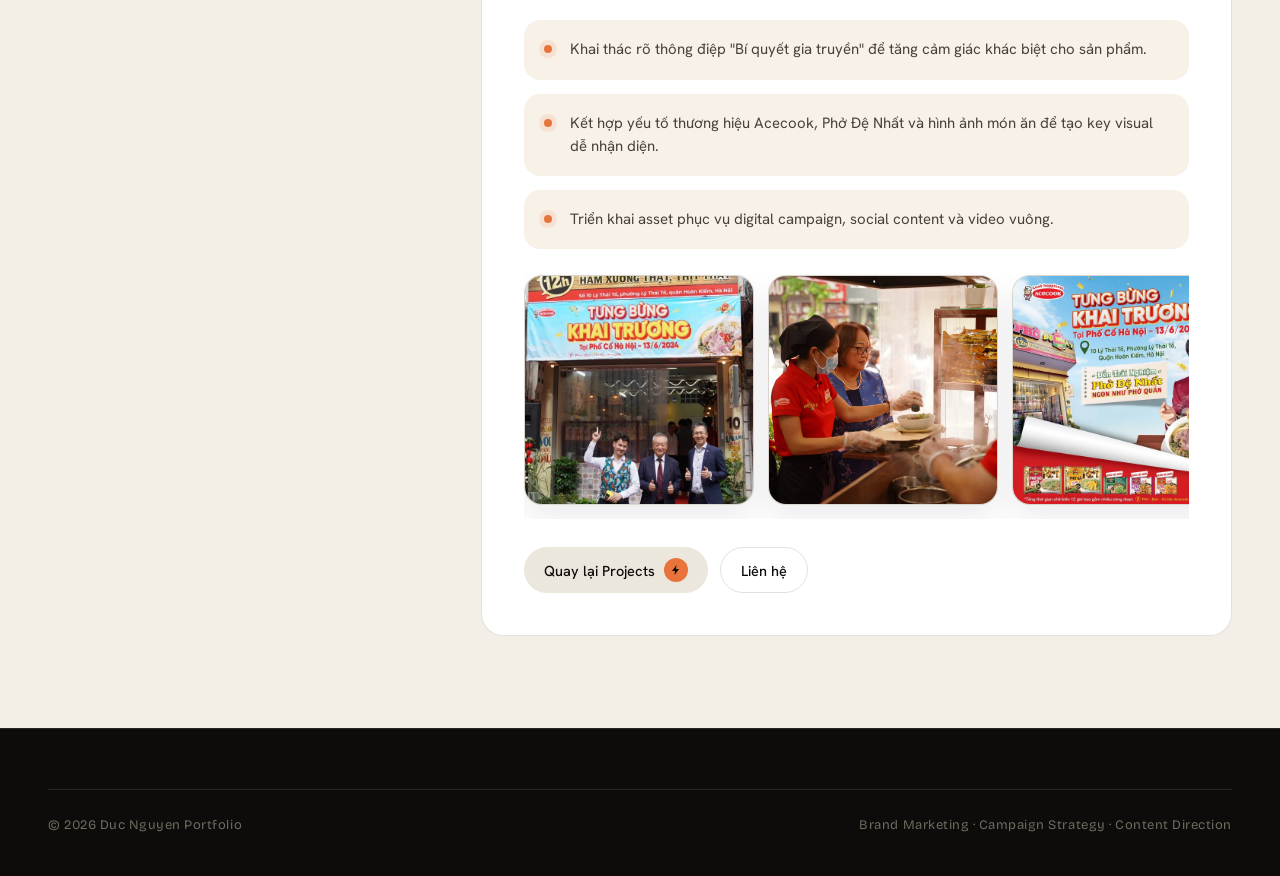
<file: case-studies/pho-de-nhat-bi-quyet-gia-truyen.html>
<!DOCTYPE html>
<html lang="vi">
<head>
<meta charset="UTF-8">
<meta name="viewport" content="width=device-width, initial-scale=1.0">
<title>Phở Đệ Nhất - Bí quyết gia truyền | Nguyễn Đình Đức</title>
<meta name="description" content="Project detail Phở Đệ Nhất - Bí quyết gia truyền trong portfolio Brand Marketing của Nguyễn Đình Đức.">
<link rel="preconnect" href="https://fonts.googleapis.com">
<link rel="preconnect" href="https://fonts.gstatic.com" crossorigin>
<link href="https://fonts.googleapis.com/css2?family=Bricolage+Grotesque:opsz,wght@12..96,300..800&family=Fraunces:ital,opsz,wght@0,9..144,300..600;1,9..144,300..600&family=Hanken+Grotesk:wght@300..700&display=swap" rel="stylesheet">
<link rel="stylesheet" href="../assets/style.css">
<link rel="stylesheet" href="../assets/case-study.css">
</head>
<body class="case-page">
<nav><div class="bar wrap"><a href="../index.html" class="logo"><span class="mark"><img src="../assets/logo.webp" alt="" aria-hidden="true"></span><span>Duc Nguyen</span><small>Portfolio</small></a><div class="menu"><a href="../index.html#about">About</a><a href="../index.html#brands">Brands</a><a href="../index.html#work">Work</a><a href="../index.html#projects">Projects</a><a href="../index.html#contact">Contact</a></div><a href="../index.html#projects" class="btn btn-amber">Back to Projects <span class="bolt"><svg viewBox="0 0 24 24" fill="none"><path d="M13 2 4 14h6l-1 8 9-12h-6l1-8Z" fill="#0d0c0a"/></svg></span></a></div></nav>
<main>
  <header class="case-hero"><div class="wrap case-hero-grid"><div class="case-copy reveal"><div><div class="eyebrow"><span class="dot"></span>Project Detail</div><h1 class="display">Phở Đệ Nhất <span class="serif-it">Bí quyết gia truyền</span></h1><p class="case-lead">Dự án campaign cho Phở Đệ Nhất, khai thác thông điệp "Bí quyết gia truyền" và câu chuyện 15 năm bán phở để làm nổi bật hương vị nước dùng, nguyên liệu và trải nghiệm món phở nóng hổi.</p></div><div class="case-tags"><span>Brand Campaign</span><span>Video Content</span><span>F&B</span></div></div><figure class="case-media reveal"><img src="../case-assets/pho-de-nhat-bi-quyet-gia-truyen.webp" alt="Phở Đệ Nhất Bí quyết gia truyền"><span class="case-number">P4</span></figure></div></header>
  <section class="case-content"><div class="wrap case-content-grid"><aside class="case-summary reveal" aria-label="Tóm tắt dự án"><div class="case-summary-card"><div class="label">Thương hiệu</div><div class="value">Phở Đệ Nhất</div></div><div class="case-summary-card"><div class="label">Vai trò</div><div class="value">Campaign Content</div></div><div class="case-summary-card"><div class="label">Lĩnh vực</div><div class="value">F&B</div></div></aside><div><article class="case-story reveal"><h2>Bối cảnh & <span class="serif-it">vai trò</span></h2><p>Vai trò của tôi trong dự án này là Marketing Brand Execution triển khai nội dung truyền thông cho campaign trên Facebook và TikTok, booking KOLs/KOCs qua đó tăng độ hot và viral cho chiến dịch. Chiến lược này gây ấn tượng mạnh nhờ biến sản phẩm ăn liền thành trải nghiệm thưởng thức cao cấp tại một con phố ẩm thực lâu đời tại Hà Nội.</p></article><article class="case-story reveal"><h2>Phạm vi <span class="serif-it">triển khai</span></h2><p>Công việc bao gồm phát triển visual campaign, phối hợp sản xuất video/asset vuông, kiểm soát key message và đảm bảo hình ảnh món ăn đủ hấp dẫn khi xuất hiện trên digital channel.</p><p>Hệ asset tập trung vào màu đỏ nhận diện, hình ảnh tô phở nóng, phần nước dùng được rót trực diện và nhân vật đại diện tạo cảm giác đáng tin, vui vẻ, dễ ghi nhớ.</p></article><article class="case-story reveal"><h2>Điểm <span class="serif-it">nổi bật</span></h2><ul class="case-highlights"><li>Khai thác rõ thông điệp "Bí quyết gia truyền" để tăng cảm giác khác biệt cho sản phẩm.</li><li>Kết hợp yếu tố thương hiệu Acecook, Phở Đệ Nhất và hình ảnh món ăn để tạo key visual dễ nhận diện.</li><li>Triển khai asset phục vụ digital campaign, social content và video vuông.</li></ul><div class="case-actions"><a class="btn btn-amber" href="../index.html#projects">Quay lại Projects <span class="bolt"><svg viewBox="0 0 24 24" fill="none"><path d="M13 2 4 14h6l-1 8 9-12h-6l1-8Z" fill="#0d0c0a"/></svg></span></a><a class="btn btn-outline" href="../index.html#contact">Liên hệ</a></div></article></div></div></section>
</main>
<footer><div class="wrap"><div class="foot-bot"><small>© 2026 Duc Nguyen Portfolio</small><small>Brand Marketing · Campaign Strategy · Content Direction</small></div></div></footer>
<script src="../assets/script.js"></script>
</body>
</html>
</file>
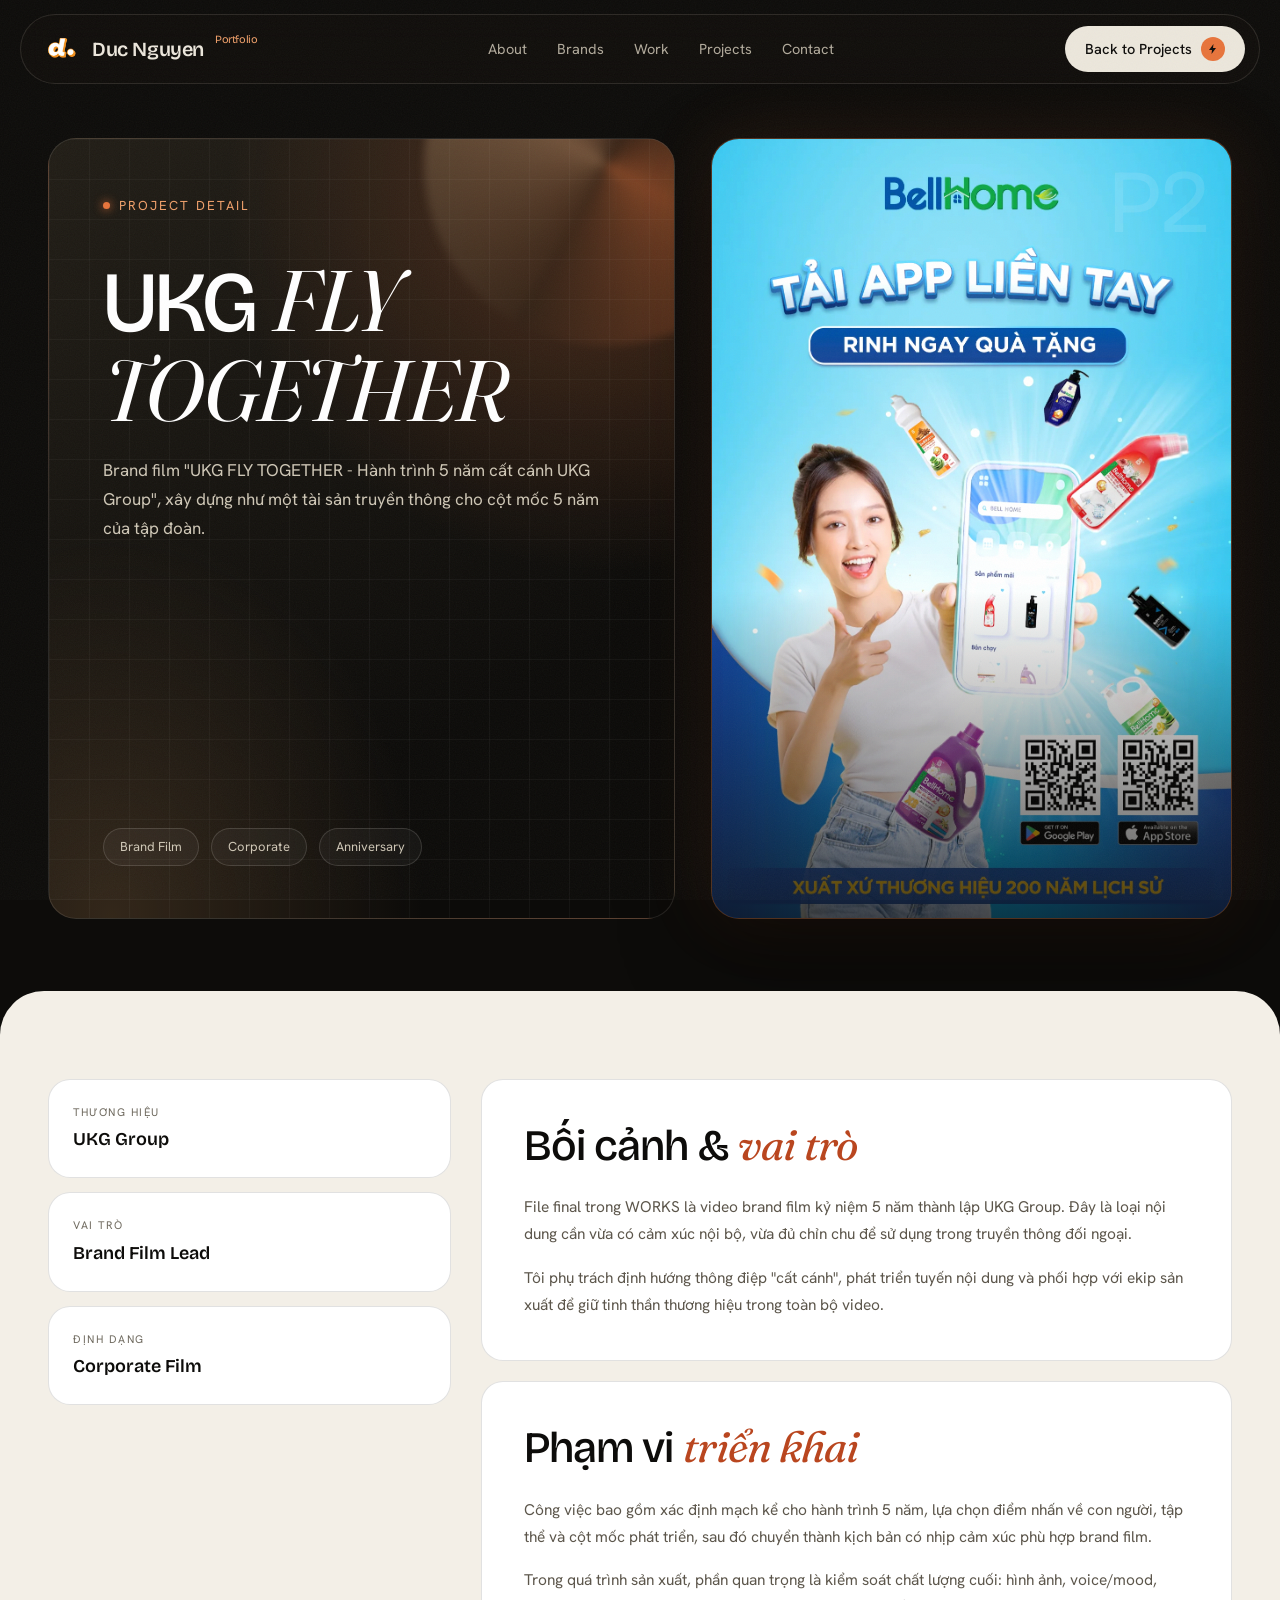
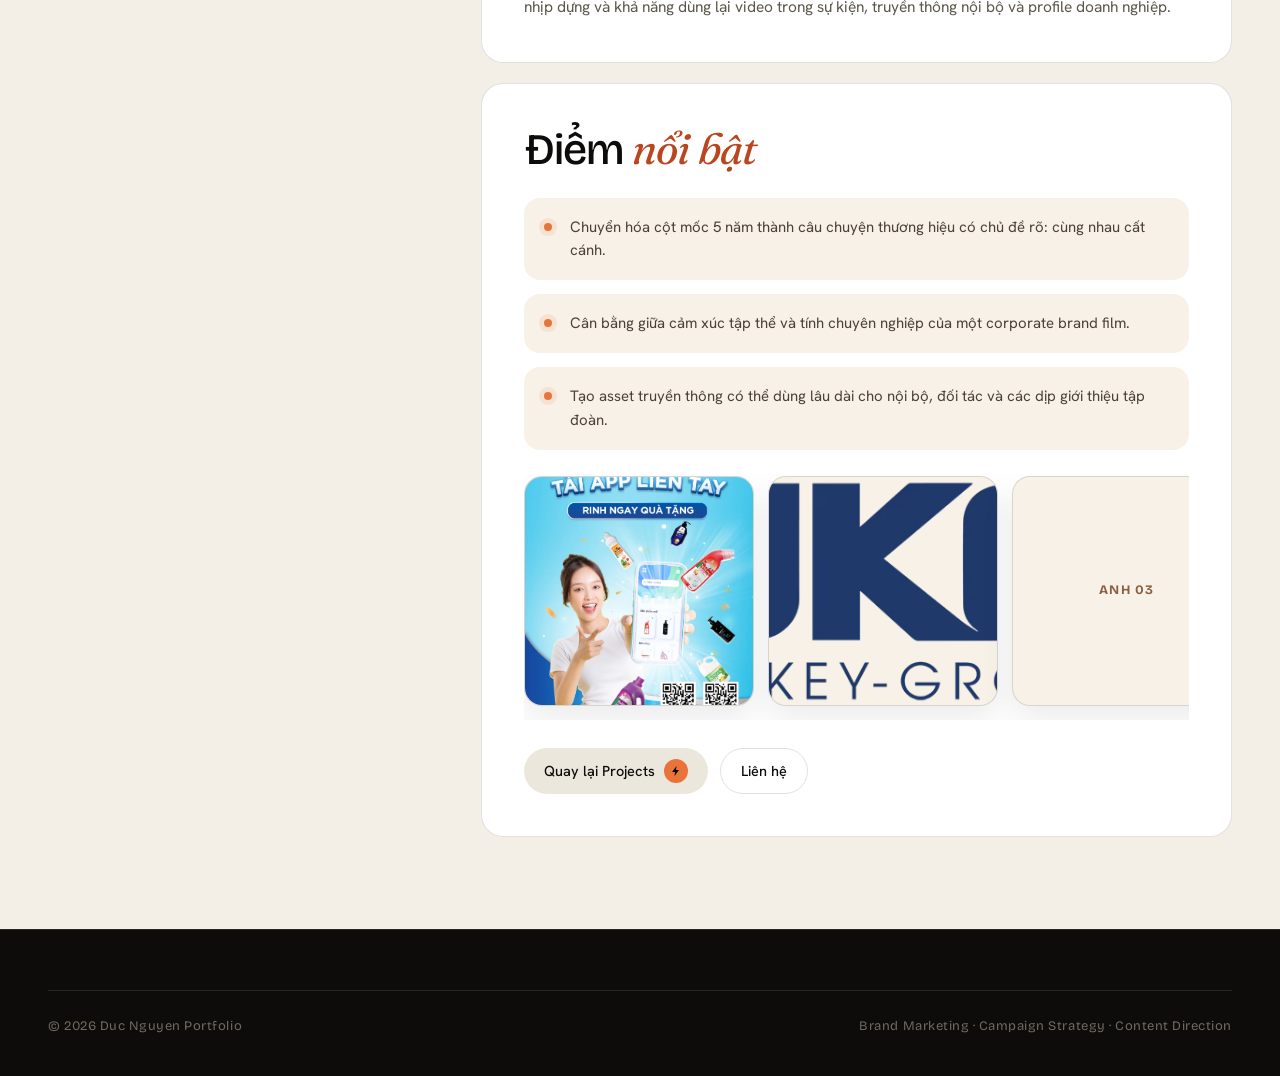
<file: case-studies/ukg-brand-film-fly-together.html>
<!DOCTYPE html>
<html lang="vi">
<head>
<meta charset="UTF-8">
<meta name="viewport" content="width=device-width, initial-scale=1.0">
<title>UKG FLY TOGETHER - Hành trình 5 năm cất cánh | Nguyễn Đình Đức</title>
<meta name="description" content="Project detail UKG FLY TOGETHER trong portfolio Brand Marketing của Nguyễn Đình Đức.">
<link rel="preconnect" href="https://fonts.googleapis.com">
<link rel="preconnect" href="https://fonts.gstatic.com" crossorigin>
<link href="https://fonts.googleapis.com/css2?family=Bricolage+Grotesque:opsz,wght@12..96,300..800&family=Fraunces:ital,opsz,wght@0,9..144,300..600;1,9..144,300..600&family=Hanken+Grotesk:wght@300..700&display=swap" rel="stylesheet">
<link rel="stylesheet" href="../assets/style.css">
<link rel="stylesheet" href="../assets/case-study.css">
</head>
<body class="case-page">
<nav><div class="bar wrap"><a href="../index.html" class="logo"><span class="mark"><img src="../assets/logo.webp" alt="" aria-hidden="true"></span><span>Duc Nguyen</span><small>Portfolio</small></a><div class="menu"><a href="../index.html#about">About</a><a href="../index.html#brands">Brands</a><a href="../index.html#work">Work</a><a href="../index.html#projects">Projects</a><a href="../index.html#contact">Contact</a></div><a href="../index.html#projects" class="btn btn-amber">Back to Projects <span class="bolt"><svg viewBox="0 0 24 24" fill="none"><path d="M13 2 4 14h6l-1 8 9-12h-6l1-8Z" fill="#0d0c0a"/></svg></span></a></div></nav>
<main>
  <header class="case-hero"><div class="wrap case-hero-grid"><div class="case-copy reveal"><div><div class="eyebrow"><span class="dot"></span>Project Detail</div><h1 class="display">UKG <span class="serif-it">FLY TOGETHER</span></h1><p class="case-lead">Brand film "UKG FLY TOGETHER - Hành trình 5 năm cất cánh UKG Group", xây dựng như một tài sản truyền thông cho cột mốc 5 năm của tập đoàn.</p></div><div class="case-tags"><span>Brand Film</span><span>Corporate</span><span>Anniversary</span></div></div><figure class="case-media reveal"><img src="../assets/proj-bg-ukg.webp" alt="UKG FLY TOGETHER"><span class="case-number">P2</span></figure></div></header>
  <section class="case-content"><div class="wrap case-content-grid"><aside class="case-summary reveal" aria-label="Tóm tắt dự án"><div class="case-summary-card"><div class="label">Thương hiệu</div><div class="value">UKG Group</div></div><div class="case-summary-card"><div class="label">Vai trò</div><div class="value">Brand Film Lead</div></div><div class="case-summary-card"><div class="label">Định dạng</div><div class="value">Corporate Film</div></div></aside><div><article class="case-story reveal"><h2>Bối cảnh & <span class="serif-it">vai trò</span></h2><p>File final trong WORKS là video brand film kỷ niệm 5 năm thành lập UKG Group. Đây là loại nội dung cần vừa có cảm xúc nội bộ, vừa đủ chỉn chu để sử dụng trong truyền thông đối ngoại.</p><p>Tôi phụ trách định hướng thông điệp "cất cánh", phát triển tuyến nội dung và phối hợp với ekip sản xuất để giữ tinh thần thương hiệu trong toàn bộ video.</p></article><article class="case-story reveal"><h2>Phạm vi <span class="serif-it">triển khai</span></h2><p>Công việc bao gồm xác định mạch kể cho hành trình 5 năm, lựa chọn điểm nhấn về con người, tập thể và cột mốc phát triển, sau đó chuyển thành kịch bản có nhịp cảm xúc phù hợp brand film.</p><p>Trong quá trình sản xuất, phần quan trọng là kiểm soát chất lượng cuối: hình ảnh, voice/mood, nhịp dựng và khả năng dùng lại video trong sự kiện, truyền thông nội bộ và profile doanh nghiệp.</p></article><article class="case-story reveal"><h2>Điểm <span class="serif-it">nổi bật</span></h2><ul class="case-highlights"><li>Chuyển hóa cột mốc 5 năm thành câu chuyện thương hiệu có chủ đề rõ: cùng nhau cất cánh.</li><li>Cân bằng giữa cảm xúc tập thể và tính chuyên nghiệp của một corporate brand film.</li><li>Tạo asset truyền thông có thể dùng lâu dài cho nội bộ, đối tác và các dịp giới thiệu tập đoàn.</li></ul><div class="case-actions"><a class="btn btn-amber" href="../index.html#projects">Quay lại Projects <span class="bolt"><svg viewBox="0 0 24 24" fill="none"><path d="M13 2 4 14h6l-1 8 9-12h-6l1-8Z" fill="#0d0c0a"/></svg></span></a><a class="btn btn-outline" href="../index.html#contact">Liên hệ</a></div></article></div></div></section>
</main>
<footer><div class="wrap"><div class="foot-bot"><small>© 2026 Duc Nguyen Portfolio</small><small>Brand Marketing · Campaign Strategy · Content Direction</small></div></div></footer>
<script src="../assets/script.js"></script>
</body>
</html>
</file>
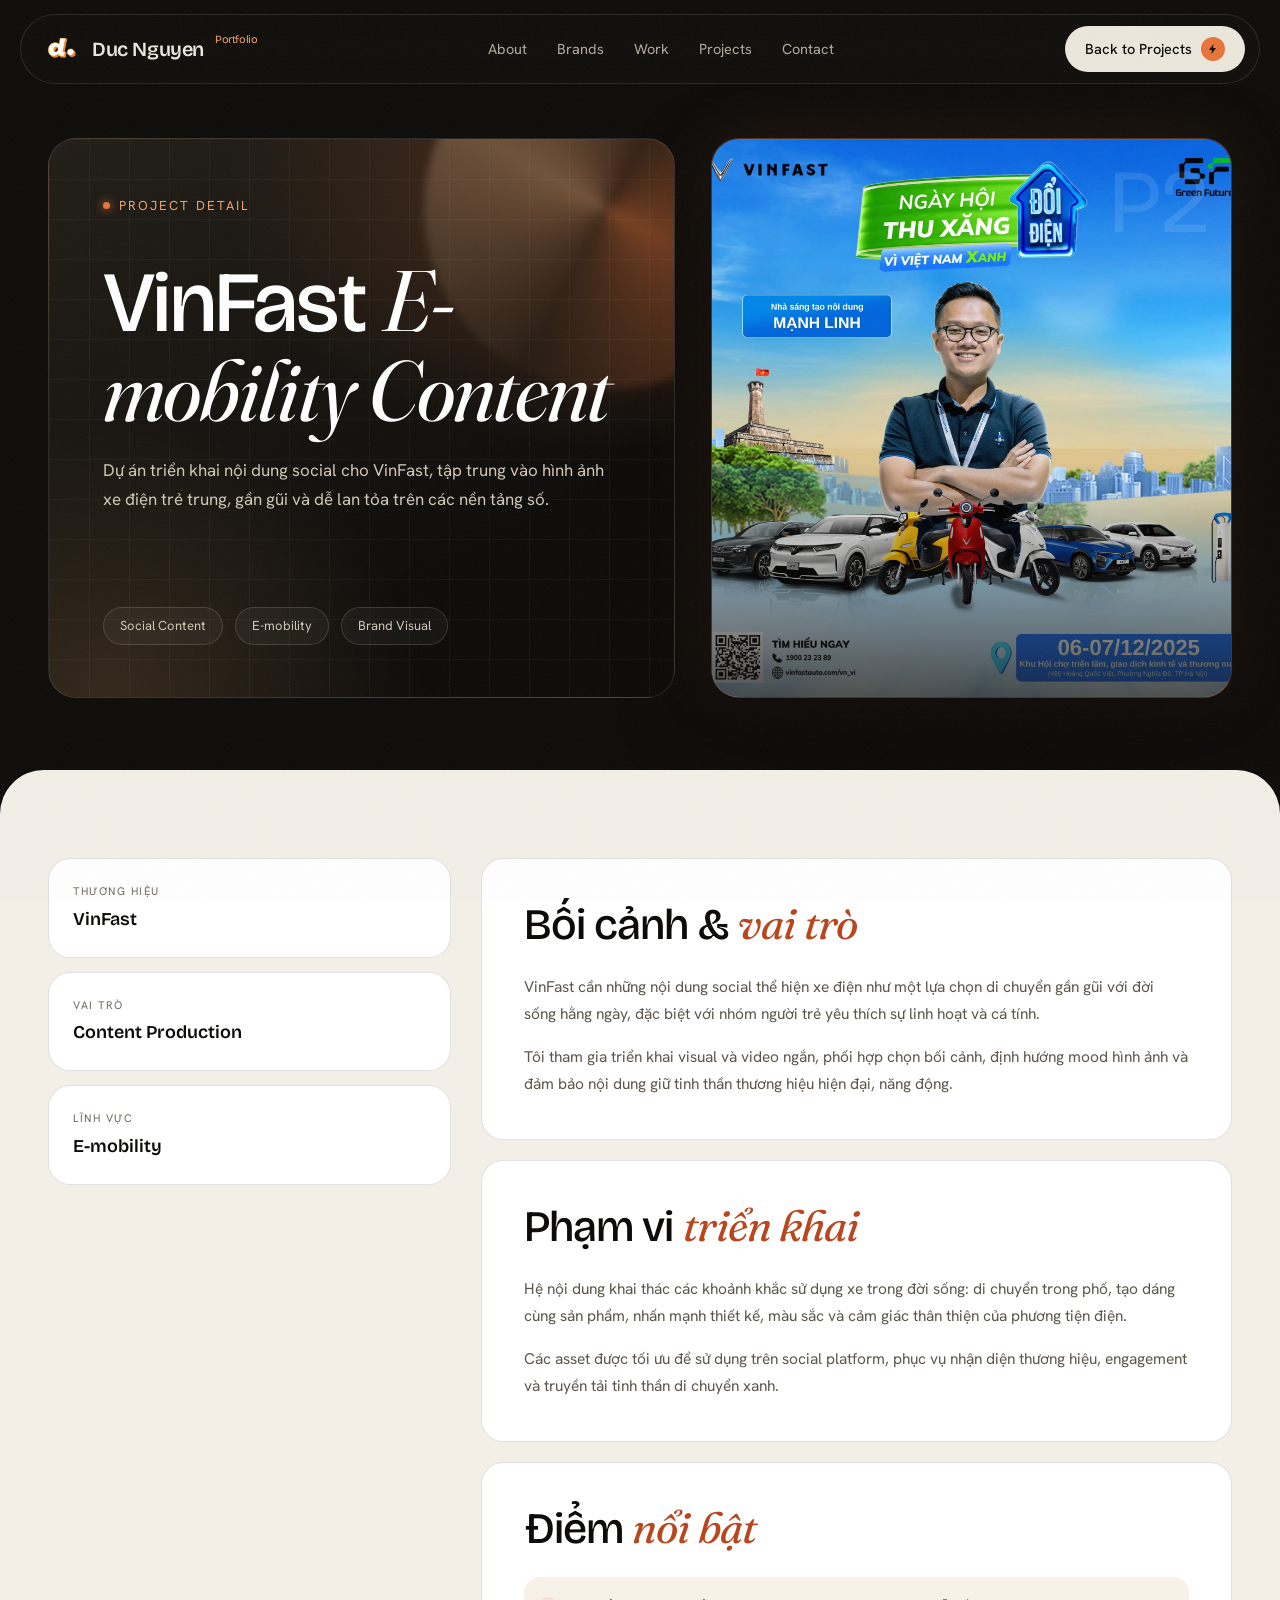
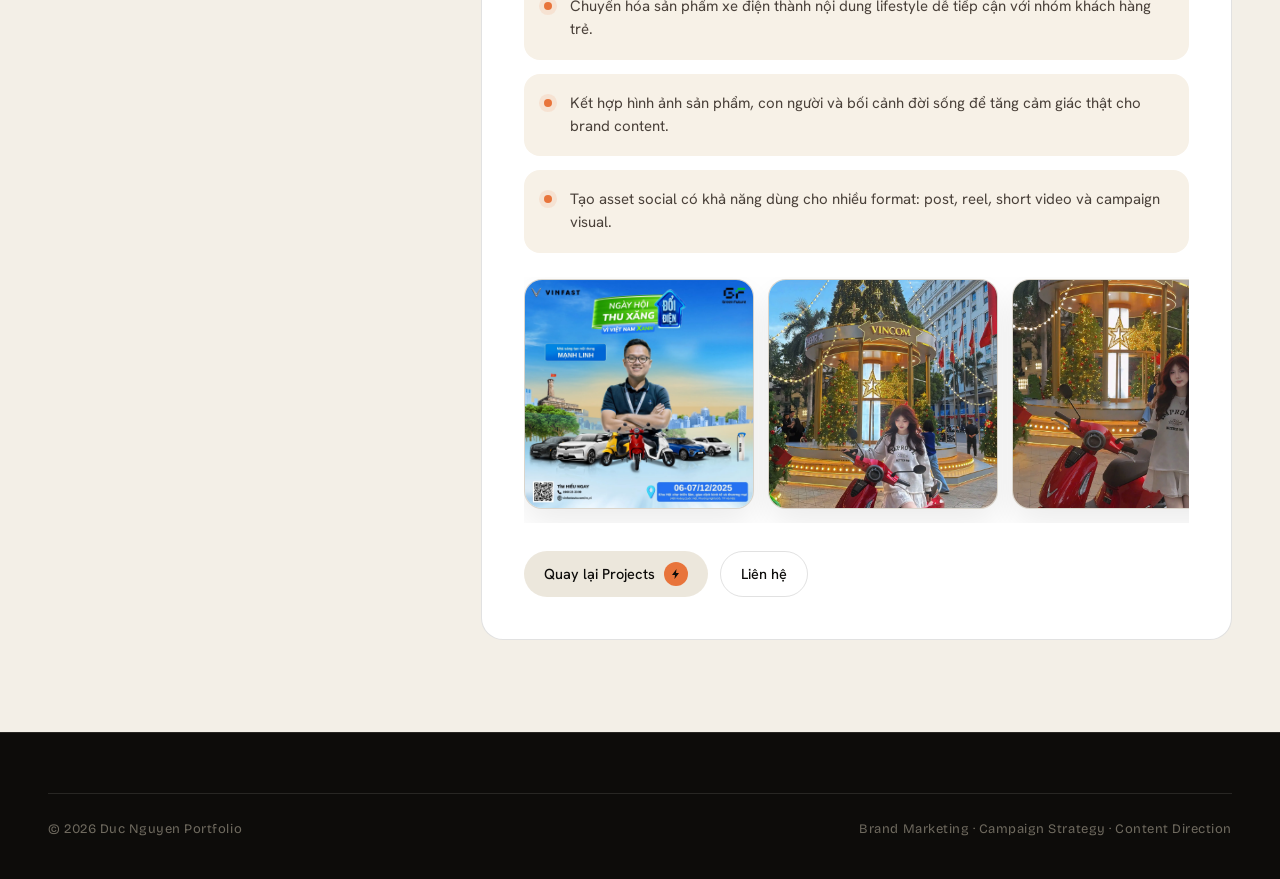
<file: case-studies/vinfast-e-mobility-social-content.html>
<!DOCTYPE html>
<html lang="vi">
<head>
<meta charset="UTF-8">
<meta name="viewport" content="width=device-width, initial-scale=1.0">
<title>VinFast - E-mobility Social Content | Nguyễn Đình Đức</title>
<meta name="description" content="Project detail VinFast - E-mobility Social Content trong portfolio Brand Marketing của Nguyễn Đình Đức.">
<link rel="preconnect" href="https://fonts.googleapis.com">
<link rel="preconnect" href="https://fonts.gstatic.com" crossorigin>
<link href="https://fonts.googleapis.com/css2?family=Bricolage+Grotesque:opsz,wght@12..96,300..800&family=Fraunces:ital,opsz,wght@0,9..144,300..600;1,9..144,300..600&family=Hanken+Grotesk:wght@300..700&display=swap" rel="stylesheet">
<link rel="stylesheet" href="../assets/style.css">
<link rel="stylesheet" href="../assets/case-study.css">
</head>
<body class="case-page">
<nav><div class="bar wrap"><a href="../index.html" class="logo"><span class="mark"><img src="../assets/logo.webp" alt="" aria-hidden="true"></span><span>Duc Nguyen</span><small>Portfolio</small></a><div class="menu"><a href="../index.html#about">About</a><a href="../index.html#brands">Brands</a><a href="../index.html#work">Work</a><a href="../index.html#projects">Projects</a><a href="../index.html#contact">Contact</a></div><a href="../index.html#projects" class="btn btn-amber">Back to Projects <span class="bolt"><svg viewBox="0 0 24 24" fill="none"><path d="M13 2 4 14h6l-1 8 9-12h-6l1-8Z" fill="#0d0c0a"/></svg></span></a></div></nav>
<main>
  <header class="case-hero"><div class="wrap case-hero-grid"><div class="case-copy reveal"><div><div class="eyebrow"><span class="dot"></span>Project Detail</div><h1 class="display">VinFast <span class="serif-it">E-mobility Content</span></h1><p class="case-lead">Dự án triển khai nội dung social cho VinFast, tập trung vào hình ảnh xe điện trẻ trung, gần gũi và dễ lan tỏa trên các nền tảng số.</p></div><div class="case-tags"><span>Social Content</span><span>E-mobility</span><span>Brand Visual</span></div></div><figure class="case-media reveal"><img src="../assets/proj-bg-vinfast-green-future.webp" alt="VinFast Green Future"><span class="case-number">P2</span></figure></div></header>
  <section class="case-content"><div class="wrap case-content-grid"><aside class="case-summary reveal" aria-label="Tóm tắt dự án"><div class="case-summary-card"><div class="label">Thương hiệu</div><div class="value">VinFast</div></div><div class="case-summary-card"><div class="label">Vai trò</div><div class="value">Content Production</div></div><div class="case-summary-card"><div class="label">Lĩnh vực</div><div class="value">E-mobility</div></div></aside><div><article class="case-story reveal"><h2>Bối cảnh & <span class="serif-it">vai trò</span></h2><p>VinFast cần những nội dung social thể hiện xe điện như một lựa chọn di chuyển gần gũi với đời sống hằng ngày, đặc biệt với nhóm người trẻ yêu thích sự linh hoạt và cá tính.</p><p>Tôi tham gia triển khai visual và video ngắn, phối hợp chọn bối cảnh, định hướng mood hình ảnh và đảm bảo nội dung giữ tinh thần thương hiệu hiện đại, năng động.</p></article><article class="case-story reveal"><h2>Phạm vi <span class="serif-it">triển khai</span></h2><p>Hệ nội dung khai thác các khoảnh khắc sử dụng xe trong đời sống: di chuyển trong phố, tạo dáng cùng sản phẩm, nhấn mạnh thiết kế, màu sắc và cảm giác thân thiện của phương tiện điện.</p><p>Các asset được tối ưu để sử dụng trên social platform, phục vụ nhận diện thương hiệu, engagement và truyền tải tinh thần di chuyển xanh.</p></article><article class="case-story reveal"><h2>Điểm <span class="serif-it">nổi bật</span></h2><ul class="case-highlights"><li>Chuyển hóa sản phẩm xe điện thành nội dung lifestyle dễ tiếp cận với nhóm khách hàng trẻ.</li><li>Kết hợp hình ảnh sản phẩm, con người và bối cảnh đời sống để tăng cảm giác thật cho brand content.</li><li>Tạo asset social có khả năng dùng cho nhiều format: post, reel, short video và campaign visual.</li></ul><div class="case-actions"><a class="btn btn-amber" href="../index.html#projects">Quay lại Projects <span class="bolt"><svg viewBox="0 0 24 24" fill="none"><path d="M13 2 4 14h6l-1 8 9-12h-6l1-8Z" fill="#0d0c0a"/></svg></span></a><a class="btn btn-outline" href="../index.html#contact">Liên hệ</a></div></article></div></div></section>
</main>
<footer><div class="wrap"><div class="foot-bot"><small>© 2026 Duc Nguyen Portfolio</small><small>Brand Marketing · Campaign Strategy · Content Direction</small></div></div></footer>
<script src="../assets/script.js"></script>
</body>
</html>
</file>
<file: assets/style.css>
:root{
  --ink:#0d0c0a;
  --ink-2:#15130f;
  --surface:#1c1914;
  --paper:#f3efe7;
  --paper-2:#e9e3d6;
  --cream:#cfc7b6;
  --text:#ece7dc;
  --muted:#938b7c;
  --muted-d:#6f6a5f;
  --amber:#e8743b;
  --amber-soft:#f0a06a;
  --glow:rgba(232,116,59,.35);
  --line:rgba(236,231,220,.12);
  --line-d:rgba(13,12,10,.12);
  --r:22px;
  --maxw:1240px;
}
*{margin:0;padding:0;box-sizing:border-box}
html{scroll-behavior:smooth}
body{
  background:var(--ink);
  color:var(--text);
  font-family:"Hanken Grotesk",sans-serif;
  font-size:17px;
  line-height:1.5;
  -webkit-font-smoothing:antialiased;
  overflow-x:hidden;
}
::selection{background:var(--amber);color:#fff}
a{color:inherit;text-decoration:none}
img{max-width:100%;display:block}

/* grain overlay */
body::after{
  content:"";position:fixed;inset:0;z-index:9999;pointer-events:none;opacity:.045;
  background-image:url("data:image/svg+xml,%3Csvg xmlns='http://www.w3.org/2000/svg' width='160' height='160'%3E%3Cfilter id='n'%3E%3CfeTurbulence type='fractalNoise' baseFrequency='0.85' numOctaves='3' stitchTiles='stitch'/%3E%3C/filter%3E%3Crect width='100%25' height='100%25' filter='url(%23n)'/%3E%3C/svg%3E");
}

.wrap{max-width:var(--maxw);margin:0 auto;padding:0 28px}
.hero-inner{width:100%;padding:0 20px;flex:1;display:flex}
.display{font-family:"Bricolage Grotesque",sans-serif;font-weight:500;letter-spacing:-.02em;line-height:1.02}
.serif-it{font-family:"Fraunces",serif;font-style:italic;font-weight:400}

/* ---------- nav ---------- */
nav{position:fixed;top:0;left:0;right:0;z-index:1000;transition:.4s}
nav .bar{
  max-width:calc(100% - 40px);margin:14px auto;padding:11px 14px 11px 22px;
  display:flex;align-items:center;justify-content:space-between;gap:18px;
  background:rgba(20,18,14,.55);backdrop-filter:blur(14px);
  border:1px solid var(--line);border-radius:60px;
}
.logo{display:flex;align-items:center;gap:11px;font-family:"Bricolage Grotesque";font-weight:600;font-size:20px;letter-spacing:-.02em}
.logo .mark{width:38px;height:38px;display:grid;place-items:center}
.logo .mark img{width:100%;height:100%;object-fit:contain}
.logo small{font-size:11px;color:var(--amber-soft);font-weight:400;align-self:flex-start;margin-top:2px}
.menu{display:flex;gap:30px;font-size:14.5px;color:var(--cream)}
.menu a{position:relative;transition:.25s;opacity:.85}
.menu a::after{content:"";position:absolute;left:0;bottom:-6px;height:1.5px;width:0;background:var(--amber);transition:.3s}
.menu a:hover{opacity:1}
.menu a:hover::after{width:100%}
.btn{
  display:inline-flex;align-items:center;gap:9px;font-weight:500;font-size:14.5px;
  padding:11px 20px;border-radius:40px;cursor:pointer;border:none;transition:.3s;
  font-family:"Hanken Grotesk";white-space:nowrap;
}
.btn-amber{background:var(--text);color:var(--ink)}
.btn-amber:hover{background:var(--amber);color:#fff;box-shadow:0 8px 30px var(--glow)}
.btn-outline{background:transparent;color:var(--cream);border:1px solid var(--line)}
.btn-outline:hover{background:rgba(255,255,255,.08);border-color:rgba(236,231,220,.3)}
.btn-outline .bolt-out{width:22px;height:22px;display:grid;place-items:center;opacity:.7}
.btn-outline .bolt-out svg{width:14px;height:14px}
.btn .bolt{width:24px;height:24px;border-radius:50%;background:var(--amber);display:grid;place-items:center;transition:.3s}
.btn-amber:hover .bolt{background:#fff}
.btn .bolt svg{width:12px;height:12px}

/* ---------- hero ---------- */
.hero{position:relative;padding:138px 0 30px;min-height:100vh;display:flex;flex-direction:column}
.hero-stage{
  position:relative;flex:1;border-radius:28px;overflow:hidden;
  background:
    radial-gradient(120% 90% at 78% 18%,rgba(232,116,59,.22),transparent 55%),
    radial-gradient(80% 80% at 15% 90%,rgba(50,44,34,.9),transparent 60%),
    linear-gradient(155deg,#211d16,#0c0b09 70%);
  border:1px solid var(--line);min-height:580px;display:flex;flex-direction:column;justify-content:flex-start;
  padding:52px 56px 60px;
}
.hero-stage::before{
  content:"";position:absolute;right:-6%;top:8%;width:62%;height:88%;
  background:
    radial-gradient(closest-side,rgba(232,116,59,.5),transparent 70%),
    conic-gradient(from 200deg at 60% 50%,#3a2c1d,#caa37b,#1c160f,#e8743b,#2a2016);
  filter:blur(2px);opacity:.55;border-radius:48% 52% 60% 40%/55% 48% 52% 45%;
  transform:rotate(-8deg);animation:float 14s ease-in-out infinite;mix-blend-mode:screen;
}
.hero-stage::after{
  content:"";position:absolute;inset:0;
  background:url("data:image/svg+xml,%3Csvg xmlns='http://www.w3.org/2000/svg' width='40' height='40'%3E%3Cpath d='M0 .5H40M.5 0V40' stroke='%23ece7dc' stroke-opacity='.04'/%3E%3C/svg%3E");
  pointer-events:none;
}
@keyframes float{50%{transform:rotate(-2deg) translateY(-18px) scale(1.04)}}
.hero-head{position:relative;z-index:2;padding-right:calc(min(36vw,440px) + 8%);padding-top:40px}
.eyebrow{display:inline-flex;align-items:center;gap:9px;font-size:13px;letter-spacing:.16em;text-transform:uppercase;color:var(--amber-soft);margin-bottom:24px;opacity:0;animation:rise .8s .1s forwards}
.eyebrow .dot{width:7px;height:7px;border-radius:50%;background:var(--amber);box-shadow:0 0 10px var(--amber)}
.hero h1{font-size:clamp(52px,8.5vw,110px);color:#fff;margin-bottom:0}
.hero-role{font-family:"Bricolage Grotesque";font-weight:500;font-size:clamp(28px,4vw,58px);color:var(--muted);letter-spacing:-.02em;line-height:1.1;margin-top:12px;opacity:0;animation:rise .9s .36s forwards;transition:margin-top .42s cubic-bezier(.2,.8,.2,1)}
.hero-role.has-alt-role{margin-top:24px}
.hero h1 > span{display:block;opacity:0;animation:rise .9s forwards}
.hero h1 > span:nth-child(1){animation-delay:.12s}
.hero h1 > span:nth-child(2){animation-delay:.24s}
.hero h1 .serif-it{display:inline;color:var(--amber-soft);opacity:1;animation:none}
.hero-lift{
  display:inline-block;
  transform:translateY(0) scale(1);
  transform-origin:left center;
  transition:transform .36s cubic-bezier(.2,.8,.2,1),text-shadow .36s,filter .36s,color .36s;
  will-change:transform;
}
.role-lift{
  position:relative;
  min-width:min(100%,640px);
  padding-top:4px;
}
.role-title{
  display:inline-block;
  transition:opacity .28s ease,transform .28s cubic-bezier(.2,.8,.2,1);
}
.hero-role.is-swapping .role-title{
  opacity:0;
  transform:translateY(12px);
}
.role-also{
  position:absolute;
  left:0;
  top:-13px;
  color:var(--amber-soft);
  font-family:"Fraunces",serif;
  font-size:clamp(12px,1.2vw,16px);
  font-style:italic;
  font-weight:400;
  letter-spacing:.02em;
  line-height:1;
  opacity:0;
  transform:translateY(4px);
  transition:opacity .34s ease,transform .34s cubic-bezier(.2,.8,.2,1);
  pointer-events:none;
}
.hero-role.has-alt-role .role-also{
  opacity:.9;
  transform:translateY(0);
}
.hero-bio .hero-lift{display:block}
.hero h1 > span:hover .hero-lift,
.hero-role:hover .hero-lift,
.hero-foot p:hover .hero-lift{
  transform:translateY(-10px) scale(1.018);
  filter:brightness(1.12);
  text-shadow:0 16px 34px rgba(0,0,0,.42),0 0 28px rgba(232,116,59,.22);
}
.hero-role:hover .hero-lift{color:var(--cream)}
@keyframes rise{from{opacity:0;transform:translateY(26px)}to{opacity:1;transform:none}}

.hero-portrait{
  position:absolute;right:4%;top:4%;bottom:6%;z-index:2;width:min(40vw,480px);
  border:1px solid rgba(232,116,59,.35);border-radius:28px;overflow:hidden;
  background:rgba(13,12,10,.4);
  box-shadow:0 0 0 1px rgba(232,116,59,.12),0 40px 100px rgba(0,0,0,.5),0 0 80px rgba(232,116,59,.18);
  opacity:0;animation:rise .9s .42s forwards;transition:transform .36s cubic-bezier(.2,.8,.2,1),box-shadow .36s,border-color .36s;
}
.hero-portrait:hover{transform:translateY(-10px) scale(1.015);border-color:rgba(232,116,59,.58);box-shadow:0 0 0 1px rgba(232,116,59,.18),0 54px 120px rgba(0,0,0,.58),0 0 95px rgba(232,116,59,.26)}
.hero-portrait img{width:100%;height:100%;object-fit:cover;object-position:top center;filter:saturate(1.08) contrast(1.06) brightness(1.03);transition:transform .5s cubic-bezier(.2,.8,.2,1),filter .5s}
.hero-portrait:hover img{transform:scale(1.035);filter:saturate(1.14) contrast(1.08) brightness(1.06)}
.hero-portrait::after{content:"";position:absolute;inset:0;background:linear-gradient(180deg,transparent 60%,rgba(13,12,10,.7))}
.hero-portrait figcaption{
  position:absolute;left:18px;right:18px;bottom:16px;z-index:1;color:#fff;
  font-family:"Bricolage Grotesque";font-size:13px;letter-spacing:.08em;text-transform:uppercase;
}
.hero-foot{position:relative;z-index:2;padding-right:calc(min(36vw,440px) + 6%);margin-top:auto;padding-top:32px;display:flex;flex-direction:column;gap:0}
.hero-bio{display:flex;flex-direction:column;gap:16px}
.hero-foot p{max-width:420px;color:var(--cream);font-size:15.5px;opacity:0;animation:rise .9s .5s forwards}
.hero-meta{display:flex;gap:42px;opacity:0;animation:rise .9s .6s forwards}
.hero-meta .label{font-size:11px;letter-spacing:.16em;text-transform:uppercase;color:var(--muted);margin-bottom:6px}
.hero-meta .value{font-family:"Bricolage Grotesque";font-size:17px;color:#fff;font-weight:500}

.hero-strip{display:flex;align-items:center;gap:18px;margin-top:28px;color:var(--muted);font-size:13px;flex-wrap:wrap;padding-top:24px;border-top:1px solid rgba(236,231,220,.15)}
.hero-strip .sicons{display:flex;gap:12px}
.hero-strip .sicons a{height:34px;padding:0 14px;border:1px solid var(--line);border-radius:30px;display:grid;place-items:center;transition:.3s;color:var(--cream);font-size:12.5px;letter-spacing:.04em}
.hero-strip .sicons a:hover{background:var(--amber);border-color:var(--amber);color:#fff}

/* ---------- marquee ---------- */
.marquee{border-top:1px solid var(--line);border-bottom:1px solid var(--line);overflow:hidden;padding:0;margin-top:30px;height:76px;display:flex;align-items:center;position:relative;z-index:4;background:var(--ink)}
.marquee .track{display:flex;gap:60px;white-space:nowrap;animation:scroll 28s linear infinite;width:max-content;align-items:center}
.marquee span{font-family:"Bricolage Grotesque";font-size:18px;font-weight:700;text-transform:uppercase;letter-spacing:.11em;color:var(--cream);display:flex;align-items:center;gap:60px}
.marquee span i{color:var(--amber);font-style:normal;font-size:19px}
@keyframes scroll{to{transform:translateX(-50%)}}

/* ---------- section base ---------- */
section{position:relative}
.tag{font-size:13px;letter-spacing:.04em;color:var(--amber);font-family:"Bricolage Grotesque"}
.reveal{opacity:0;transform:translateY(34px);transition:.9s cubic-bezier(.2,.7,.2,1)}
.reveal.in{opacity:1;transform:none}

/* ---------- about (light) ---------- */
.light{background:var(--paper);color:var(--ink);border-radius:44px;margin-top:0;position:relative;z-index:3;overflow:hidden}
.light .tag{color:#b9461f}
.about{padding:92px 0 96px}
.steps{display:flex;align-items:center;gap:14px;font-family:"Bricolage Grotesque";font-size:14px;color:var(--muted-d)}
.steps b{color:var(--ink);font-size:20px}
.steps .ln{flex:1;height:1px;background:var(--line-d);max-width:180px}
.about-layout{display:grid;grid-template-columns:1fr 1fr;gap:64px;align-items:center;margin-top:48px}
.about-left h2{font-family:"Bricolage Grotesque";font-weight:500;font-size:clamp(26px,3.2vw,42px);line-height:1.06;letter-spacing:-.02em;margin:14px 0 24px}
.about-left h2 .serif-it{color:#b9461f}
.about-left{border-radius:24px;padding:18px 18px 14px;margin:-18px;transition:transform .36s cubic-bezier(.2,.8,.2,1),background .36s,box-shadow .36s}
.about-left:hover{transform:translateY(-8px);background:rgba(255,255,255,.58);box-shadow:0 22px 54px rgba(13,12,10,.08)}
.about-left p{color:#5c564b;font-size:15.5px;margin-bottom:16px;line-height:1.7}
.about-left p strong{color:var(--ink);font-weight:600}
.about-right{flex-shrink:0}

/* ---------- stats ---------- */
.stat-grid{display:grid;grid-template-columns:repeat(2,1fr);gap:14px;background:transparent;overflow:visible;border:none;box-shadow:none}
.stat-card{
  padding:36px 28px;text-align:center;cursor:default;position:relative;
  border-radius:20px;overflow:hidden;
  background:
    radial-gradient(ellipse 100% 55% at 50% -5%,rgba(232,116,59,.42),transparent 68%),
    radial-gradient(ellipse 80% 60% at 80% 110%,rgba(58,44,29,.7),transparent 65%),
    linear-gradient(160deg,#201a11,#0d0c0a);
  border:1px solid rgba(236,231,220,.1);
  box-shadow:0 16px 48px rgba(0,0,0,.45);
  transition:transform .36s cubic-bezier(.2,.8,.2,1),box-shadow .36s,border-color .36s;
}
.stat-card:hover{transform:translateY(-10px) scale(1.015);border-color:rgba(232,116,59,.35);box-shadow:0 30px 72px rgba(0,0,0,.52),0 0 48px rgba(232,116,59,.18)}
.stat-card:hover .num{color:var(--amber-soft)}
.stat-card .num{font-family:"Bricolage Grotesque";font-weight:600;font-size:clamp(40px,4vw,62px);color:var(--amber);line-height:1;letter-spacing:-.02em;transition:color .3s}
.stat-card .num sup{font-size:.38em;vertical-align:super;color:inherit;margin-left:2px}
.stat-card .lab{font-family:"Hanken Grotesk";font-size:11px;color:var(--cream);margin-top:12px;letter-spacing:.14em;text-transform:uppercase;opacity:.65}

/* ---------- brands ---------- */
.brands{background:var(--ink-2);padding:80px 0 96px;border-radius:44px 44px 0 0;position:relative;z-index:3}
.brand-head{text-align:center;max-width:680px;margin:0 auto 52px}
.brand-head .tag{color:var(--amber-soft)}
.brand-head h2{font-family:"Bricolage Grotesque";font-weight:500;font-size:clamp(28px,3.6vw,46px);color:#fff;letter-spacing:-.02em;line-height:1.05;margin:14px 0 12px}
.brand-head h2 .serif-it{color:var(--amber-soft)}
.brand-head p{color:var(--muted);font-size:15px}
.logo-rail{position:relative;display:flex;overflow:hidden;margin-bottom:16px}
.logo-rail::before,.logo-rail::after{content:"";position:absolute;top:0;bottom:0;width:140px;z-index:2;pointer-events:none}
.logo-rail::before{left:0;background:linear-gradient(90deg,var(--ink-2),transparent)}
.logo-rail::after{right:0;background:linear-gradient(270deg,var(--ink-2),transparent)}
.logo-track{display:flex;gap:16px;width:max-content;padding:0 8px;animation:logoScroll 46s linear infinite}
.logo-rail.rev .logo-track{animation:logoScrollRev 52s linear infinite}
.logo-rail:hover .logo-track{animation-play-state:paused}
.logo-item{width:186px;height:72px;flex:0 0 186px;display:flex;align-items:center;justify-content:center;padding:16px 24px;border:1px solid rgba(255,255,255,.12);border-radius:16px;background:#fff;color:var(--ink);box-shadow:0 4px 20px rgba(0,0,0,.25);transition:transform .36s cubic-bezier(.2,.8,.2,1),box-shadow .36s,border-color .36s}
.logo-item:hover{transform:translateY(-10px) scale(1.035);border-color:rgba(232,116,59,.58);box-shadow:0 22px 48px rgba(0,0,0,.42),0 0 28px rgba(232,116,59,.16)}
.logo-item img{display:block;max-width:100%;max-height:38px;object-fit:contain;transition:.3s}
.logo-item img[src=""],.logo-item img.broken{display:none}
.logo-item span{font-family:"Bricolage Grotesque";font-size:14px;font-weight:600;text-align:center;white-space:nowrap;color:rgba(255,255,255,.7);display:none}
.logo-item:has(img.broken) span,.logo-item:has(img[src=""]) span{display:block}
@keyframes logoScroll{from{transform:translateX(0)}to{transform:translateX(-50%)}}
@keyframes logoScrollRev{from{transform:translateX(-50%)}to{transform:translateX(0)}}

/* ---------- work / case studies ---------- */
.work{background:var(--ink);padding:104px 0 96px}
.work-head{max-width:760px;margin:0 auto 60px;text-align:center}
.work-head h2{font-family:"Bricolage Grotesque";font-weight:500;font-size:clamp(32px,4.6vw,58px);color:#fff;letter-spacing:-.025em;line-height:1.04;margin:16px 0 0}
.work-head h2 .serif-it{color:var(--amber-soft)}
.case{display:grid;grid-template-columns:5fr 7fr;gap:40px;align-items:stretch;margin-bottom:28px}
.case:nth-child(even){grid-template-columns:7fr 5fr}
.case:nth-child(even) .case-visual{order:2}
.case-visual{position:relative;border-radius:26px;overflow:hidden;min-height:420px;display:flex;align-items:flex-end;padding:34px;isolation:isolate;transition:transform .36s cubic-bezier(.2,.8,.2,1),box-shadow .36s,border-color .36s}
.case-visual::before{content:"";position:absolute;inset:0;z-index:-2}
.case-visual::after{content:"";position:absolute;inset:0;z-index:0;pointer-events:none;background:linear-gradient(180deg,rgba(0,0,0,0) 35%,rgba(0,0,0,.55) 75%,rgba(0,0,0,.82) 100%)}
.case-visual.c1::before{background:radial-gradient(120% 80% at 30% 20%,#caa37b,#3a2c1d 60%,#0c0b09)}
.case-visual.c2::before{background:radial-gradient(120% 90% at 70% 25%,#e8743b,#5a3318 55%,#120d09)}
.case-visual.c3::before{background:radial-gradient(120% 90% at 50% 30%,#caa37b,#241a10 55%,#0c0b09)}
.case-visual.c4::before{background:radial-gradient(120% 90% at 40% 70%,#9C6F3F,#2a1f15 60%,#0c0b09)}
.case-image{position:absolute;inset:0;width:100%;height:100%;object-fit:cover;z-index:-1;opacity:.85;filter:saturate(.96) contrast(1.04);transition:transform .5s cubic-bezier(.2,.8,.2,1),filter .5s,opacity .5s}
video.case-image{z-index:0;opacity:1;filter:none}
.case-image[src=""],.case-image.broken{display:none}
.case-visual:hover{transform:translateY(-10px) scale(1.012);box-shadow:0 30px 72px rgba(0,0,0,.42),0 0 46px rgba(232,116,59,.14)}
.case-visual:hover .case-image{transform:scale(1.045);opacity:.95;filter:saturate(1.04) contrast(1.08)}
.case-visual:hover video.case-image{transform:none;opacity:1;filter:none}
.case-visual .vbig{position:absolute;right:22px;top:18px;font-family:"Bricolage Grotesque";font-size:90px;color:rgba(255,255,255,.08);line-height:1;z-index:0;pointer-events:none}
.case-visual-text{position:relative;z-index:1;pointer-events:none}
.case-visual .ptype{font-family:"Bricolage Grotesque";font-size:12px;letter-spacing:.1em;text-transform:uppercase;color:var(--amber-soft);margin-bottom:10px}
.case-visual .pname{font-family:"Bricolage Grotesque";font-weight:500;font-size:30px;color:#fff;line-height:1.05;letter-spacing:-.02em}
.case-body{background:var(--surface);border:1px solid var(--line);border-radius:26px;padding:36px 38px;display:flex;flex-direction:column;transition:transform .36s cubic-bezier(.2,.8,.2,1),box-shadow .36s,border-color .36s,background .36s}
.case-body:hover{transform:translateY(-10px);border-color:rgba(232,116,59,.34);background:#211d17;box-shadow:0 28px 68px rgba(0,0,0,.42),0 0 38px rgba(232,116,59,.12)}
.case-meta{display:flex;flex-wrap:wrap;gap:30px;padding-bottom:24px;margin-bottom:24px;border-bottom:1px solid var(--line)}
.case-meta .label{font-size:11px;letter-spacing:.14em;text-transform:uppercase;color:var(--muted);margin-bottom:6px}
.case-meta .value{font-family:"Bricolage Grotesque";font-size:15px;color:#fff;font-weight:500}
.case-body h3{font-family:"Bricolage Grotesque";font-weight:500;font-size:24px;color:#fff;letter-spacing:-.02em;margin-bottom:16px}
.case-body p{font-size:14.5px;color:var(--cream);line-height:1.65;margin-bottom:14px}
.case-body .btn{margin-top:auto;align-self:flex-start}

/* ---------- project cards ---------- */
.proj-section{background:var(--paper);padding:96px 0;border-radius:44px 44px 0 0;position:relative;z-index:3}
.proj-section-head{margin-bottom:52px}
.proj-section-head h2{font-family:"Bricolage Grotesque";font-weight:500;font-size:clamp(28px,3.8vw,48px);color:var(--ink);letter-spacing:-.02em;line-height:1.05;margin-top:14px}
.proj-section-head h2 .serif-it{color:#b9461f}
.proj-grid{display:grid;grid-template-columns:repeat(3,1fr);gap:20px}
.proj-card{
  border-radius:22px;overflow:hidden;min-height:380px;
  display:flex;flex-direction:column;justify-content:space-between;
  padding:28px;position:relative;
  background:#0d0c0a;
  border:1px solid rgba(236,231,220,.1);
  box-shadow:0 16px 48px rgba(0,0,0,.38);
  transition:transform .36s cubic-bezier(.2,.8,.2,1),box-shadow .36s,border-color .36s;
}
.proj-card:hover{transform:translateY(-12px) scale(1.012);border-color:rgba(232,116,59,.34);box-shadow:0 34px 78px rgba(0,0,0,.52),0 0 52px rgba(232,116,59,.16)}
.proj-bg{position:absolute;inset:0;width:100%;height:100%;object-fit:cover;z-index:0;transition:transform .55s cubic-bezier(.2,.8,.2,1),filter .55s}
.proj-card:hover .proj-bg{transform:scale(1.05);filter:saturate(1.08) contrast(1.06)}
.proj-card-overlay{
  position:absolute;inset:0;z-index:1;
  background:
    radial-gradient(ellipse 90% 55% at 50% -5%,rgba(232,116,59,.28),transparent 66%),
    radial-gradient(ellipse 70% 50% at 85% 110%,rgba(58,44,29,.44),transparent 60%),
    linear-gradient(160deg,rgba(32,26,17,.58),rgba(13,12,10,.7));
}
.proj-card-top{display:flex;justify-content:space-between;align-items:flex-start;gap:12px;position:relative;z-index:2}
.proj-card-tag{font-family:"Fraunces";font-style:italic;font-weight:400;font-size:18px;color:rgba(255,255,255,.88);letter-spacing:-.01em;line-height:1.2}
.proj-card-type{font-size:11px;color:rgba(207,199,182,.55);text-align:right;line-height:1.6;letter-spacing:.06em;text-transform:uppercase;white-space:nowrap}
.proj-card-body{position:relative;z-index:2}
.proj-card-body h3{font-family:"Bricolage Grotesque";font-weight:500;font-size:20px;color:#fff;letter-spacing:-.02em;margin-bottom:10px;line-height:1.15}
.proj-card-body p{
  display:-webkit-box;
  overflow:hidden;
  -webkit-box-orient:vertical;
  -webkit-line-clamp:3;
  font-size:13.5px;
  color:rgba(236,231,220,.84);
  line-height:1.65;
  margin-bottom:22px;
}
.proj-logo{
  position:absolute;bottom:24px;right:24px;z-index:3;
  background:rgba(255,255,255,.96);border-radius:10px;
  padding:5px 10px;height:38px;
  display:flex;align-items:center;
  box-shadow:0 4px 16px rgba(0,0,0,.35);
}
.proj-logo img{height:22px;max-width:80px;object-fit:contain}
.proj-logo span{font-family:"Bricolage Grotesque";font-size:13px;font-weight:800;color:#f29b23;letter-spacing:.02em}
.btn-proj{display:inline-flex;align-items:center;gap:9px;background:#fff;color:var(--ink);border-radius:40px;padding:10px 16px 10px 20px;font-family:"Hanken Grotesk";font-size:13.5px;font-weight:500;transition:.3s}
.btn-proj:hover{background:var(--amber);color:#fff}
.btn-proj:hover .bolt{background:#fff}
.btn-proj .bolt{width:28px;height:28px;border-radius:50%;background:var(--amber);display:grid;place-items:center;flex-shrink:0;transition:.3s}
.btn-proj .bolt svg{width:13px;height:13px}
@media(max-width:980px){.proj-grid{grid-template-columns:repeat(2,1fr)}}
@media(max-width:560px){.proj-grid{grid-template-columns:1fr}}

/* ---------- method ---------- */
.method{background:var(--paper);padding:96px 0;border-radius:44px 44px 0 0;position:relative;z-index:3}
.method-head{max-width:760px;margin-bottom:56px}
.method-head h2{font-family:"Bricolage Grotesque";font-weight:500;font-size:clamp(28px,3.8vw,48px);color:var(--ink);letter-spacing:-.02em;line-height:1.05;margin-top:14px}
.method-head h2 .serif-it{color:#b9461f}
.method-grid{display:grid;grid-template-columns:repeat(5,1fr);gap:18px}
.mstep{background:#fff;border:1px solid var(--line-d);border-radius:22px;padding:26px 22px;transition:transform .36s cubic-bezier(.2,.8,.2,1),box-shadow .36s,border-color .36s,background .36s}
.mstep:hover{background:var(--ink);transform:translateY(-10px) scale(1.012);border-color:rgba(232,116,59,.34);box-shadow:0 24px 58px rgba(13,12,10,.14)}
.mstep:hover h4,.mstep:hover .snum{color:#fff}
.mstep:hover p{color:rgba(255,255,255,.7)}
.mstep:hover .snum{color:var(--amber)}
.snum{font-family:"Bricolage Grotesque";font-weight:600;font-size:30px;color:var(--amber);line-height:1;margin-bottom:18px}
.mstep h4{font-family:"Bricolage Grotesque";font-weight:500;font-size:18px;color:var(--ink);margin-bottom:10px}
.mstep p{font-size:13px;color:#5c564b;line-height:1.6;transition:.4s}

/* ---------- tools ---------- */
.tools{background:var(--paper);padding:0 0 96px}
.tools-grid{display:grid;grid-template-columns:repeat(4,1fr);gap:18px;margin-bottom:30px}
.tcard{background:#fff;border:1px solid var(--line-d);border-radius:22px;padding:28px 24px;transition:transform .36s cubic-bezier(.2,.8,.2,1),box-shadow .36s,border-color .36s,background .36s}
.tcard:hover{transform:translateY(-10px) scale(1.012);border-color:rgba(232,116,59,.28);box-shadow:0 24px 58px rgba(13,12,10,.12)}
.tcard.dark{background:var(--ink);border-color:var(--ink)}
.tcard.dark:hover{border-color:rgba(232,116,59,.38);box-shadow:0 26px 64px rgba(0,0,0,.34),0 0 34px rgba(232,116,59,.12)}
.edu-grid .tcard:hover{box-shadow:0 26px 64px rgba(13,12,10,.14),0 0 30px rgba(232,116,59,.08)}
.tcard h5{font-family:"Bricolage Grotesque";font-weight:600;font-size:13px;letter-spacing:.04em;color:var(--amber);text-transform:uppercase;margin-bottom:18px}
.tcard ul{list-style:none;display:flex;flex-direction:column;gap:10px}
.tcard li{font-size:14.5px;color:#4a413a;display:flex;gap:9px;align-items:flex-start}
.tcard li::before{content:"";width:5px;height:5px;border-radius:50%;background:var(--amber);margin-top:8px;flex-shrink:0}
.tcard.dark li{color:rgba(236,231,220,.82)}

.edu-grid{display:grid;grid-template-columns:1fr 1fr;gap:18px}

/* ---------- testimonials ---------- */
.testi{background:var(--ink);padding:104px 0 96px}
.testi-head{max-width:760px;margin:0 auto 56px;text-align:center}
.testi-head h2{font-family:"Bricolage Grotesque";font-weight:500;font-size:clamp(28px,4vw,50px);color:#fff;letter-spacing:-.02em;line-height:1.05;margin-top:14px}
.testi-head h2 .serif-it{color:var(--amber-soft)}
.testi-slider{position:relative}
.testi-grid{display:grid;grid-template-columns:1fr 1fr;gap:22px;overflow:hidden}
.tquote{background:var(--surface);border:1px solid var(--line);border-radius:26px;padding:34px 32px;transition:opacity .4s,transform .36s cubic-bezier(.2,.8,.2,1),box-shadow .36s,border-color .36s,background .36s;min-width:0}
.tquote:hover{transform:translateY(-10px) scale(1.012);border-color:rgba(232,116,59,.42);background:#211d17;box-shadow:0 30px 72px rgba(0,0,0,.42),0 0 42px rgba(232,116,59,.13)}
.testi-nav{display:flex;justify-content:center;gap:12px;margin-top:28px}
.testi-btn{width:44px;height:44px;border-radius:50%;border:1px solid rgba(236,231,220,.18);background:rgba(255,255,255,.05);color:rgba(236,231,220,.7);cursor:pointer;display:grid;place-items:center;transition:.25s;flex-shrink:0}
.testi-btn:hover{background:var(--amber);border-color:var(--amber);color:#fff}
.testi-btn svg{width:18px;height:18px}
.tquote .qm{font-family:"Fraunces";font-style:italic;font-size:40px;color:var(--amber);line-height:.6;margin-bottom:8px;display:block}
.tquote p{font-size:15.5px;color:var(--cream);line-height:1.7;margin-bottom:26px}
.tfoot{display:flex;align-items:center;gap:14px;border-top:1px solid var(--line);padding-top:22px}
.tfoot .av{width:48px;height:48px;border-radius:50%;background:radial-gradient(circle at 30% 30%,#caa37b,#3a2c1d);flex-shrink:0;display:grid;place-items:center;font-family:"Bricolage Grotesque";font-weight:600;color:#fff;font-size:15px;transition:transform .36s cubic-bezier(.2,.8,.2,1),box-shadow .36s}
.tquote:hover .tfoot .av{transform:translateY(-3px) scale(1.08);box-shadow:0 12px 28px rgba(232,116,59,.18)}
.tfoot .name{font-family:"Bricolage Grotesque";font-size:15px;color:#fff;font-weight:500}
.tfoot .pos{font-size:12.5px;color:var(--muted)}
.tfoot .pos-phone{font-size:12px;color:rgba(207,199,182,.45);margin-top:2px;letter-spacing:.04em}

/* ---------- cta / contact ---------- */
.cta{padding:96px 0;background:var(--ink)}
.cta-stage{position:relative;border-radius:34px;overflow:hidden;min-height:440px;display:flex;flex-direction:column;align-items:center;justify-content:center;text-align:center;padding:64px 30px;
  background:radial-gradient(100% 120% at 50% 120%,rgba(232,116,59,.35),transparent 55%),linear-gradient(180deg,#1a1610,#0a0908);border:1px solid var(--line)}
.cta-stage::before{content:"";position:absolute;left:50%;bottom:-30%;width:80%;height:80%;transform:translateX(-50%);
  background:conic-gradient(from 180deg at 50% 50%,#3a2c1d,#caa37b,#1c160f,#e8743b,#2a2016);opacity:.4;filter:blur(8px);border-radius:50%;animation:float 16s ease-in-out infinite}
.cta-stage .tag{position:relative;z-index:2;color:var(--amber-soft)}
.cta-stage h2{position:relative;font-family:"Bricolage Grotesque";font-weight:500;font-size:clamp(32px,5vw,64px);color:#fff;letter-spacing:-.025em;line-height:1.04;z-index:2;margin:16px 0 8px}
.cta-stage h2 .serif-it{color:var(--amber-soft)}
.cta-stage .sub{position:relative;z-index:2;color:var(--cream);max-width:620px;font-size:15.5px;margin-bottom:30px}
.cta-stage .email{position:relative;z-index:2;font-family:"Fraunces";font-size:clamp(24px,3.2vw,36px);color:#fff;border-bottom:1px solid var(--amber);padding-bottom:4px;transition:.3s}
.cta-stage .email:hover{color:var(--amber-soft)}
.cta-meta{position:relative;z-index:2;display:flex;flex-wrap:wrap;justify-content:center;gap:48px;margin-top:42px;padding-top:30px;border-top:1px solid var(--line);width:100%;max-width:760px}
.cta-meta .label{font-size:11px;letter-spacing:.16em;text-transform:uppercase;color:var(--muted);margin-bottom:8px}
.cta-meta .value{font-family:"Bricolage Grotesque";font-size:15px;color:#fff;font-weight:500}

/* ---------- footer ---------- */
footer{padding:60px 0 40px;border-top:1px solid var(--line);background:var(--ink)}
.foot-top{display:grid;grid-template-columns:1.4fr 1fr 1fr 1fr;gap:30px;padding-bottom:50px}
.foot-top .logo{margin-bottom:18px}
.foot-top p{color:var(--muted);font-size:14px;max-width:280px}
.foot-col h4{font-size:13px;letter-spacing:.1em;text-transform:uppercase;color:var(--muted-d);margin-bottom:16px}
.foot-col a{display:block;color:var(--cream);font-size:14.5px;margin-bottom:11px;transition:.25s}
.foot-col a:hover{color:var(--amber)}
.foot-bot{display:flex;justify-content:space-between;align-items:center;border-top:1px solid var(--line);padding-top:26px;flex-wrap:wrap;gap:16px}
.foot-bot small{color:var(--muted-d);font-size:13px;font-family:"Bricolage Grotesque";letter-spacing:.04em}

/* ---------- responsive ---------- */
@media(max-width:980px){
  .menu{display:none}
  .hero-inner{padding:0 12px}
  .hero-stage{padding:34px 28px}
  .hero-portrait{position:relative;right:auto;top:auto;bottom:auto;width:min(360px,100%);margin:34px 0 0}
  .about-grid{grid-template-columns:1fr;gap:0}
  .case,.case:nth-child(even){grid-template-columns:1fr}
  .case:nth-child(even) .case-visual{order:0}
  .method-grid{grid-template-columns:1fr 1fr}
  .tools-grid{grid-template-columns:1fr 1fr}
  .testi-grid{grid-template-columns:1fr}
  .foot-top{grid-template-columns:1fr 1fr}
}
@media(max-width:560px){
  .wrap{padding:0 18px}
  .hero-inner{padding:0 10px}
  .hero-stage{padding:28px 22px}
  .hero-meta{gap:28px}
  .hero-portrait{width:100%;max-height:360px}
  .about-layout{grid-template-columns:1fr;gap:40px}
  .stat-grid{grid-template-columns:repeat(2,1fr)}
  .stat-card{padding:28px 20px}
  .method-grid{grid-template-columns:1fr}
  .tools-grid{grid-template-columns:1fr}
  .edu-grid{grid-template-columns:1fr}
  .foot-top{grid-template-columns:1fr}
  .hero-foot{flex-direction:column;align-items:flex-start}
}
</file>
<file: assets/case-study.css>
.case-page{
  background:var(--ink);
  color:var(--text);
}

.case-page main{
  padding-top:118px;
}

.case-hero{
  padding:20px 0 72px;
}

.case-hero-grid{
  display:grid;
  grid-template-columns:minmax(0,1fr) minmax(360px,44%);
  gap:36px;
  align-items:stretch;
}

.case-copy{
  position:relative;
  min-height:560px;
  border:1px solid var(--line);
  border-radius:28px;
  padding:52px 54px;
  display:flex;
  flex-direction:column;
  justify-content:space-between;
  overflow:hidden;
  background:
    radial-gradient(110% 85% at 90% 8%,rgba(232,116,59,.26),transparent 56%),
    radial-gradient(80% 80% at 10% 100%,rgba(58,44,29,.85),transparent 62%),
    linear-gradient(150deg,#211d16,#0c0b09 72%);
}

.case-copy::before{
  content:"";
  position:absolute;
  right:-18%;
  top:-20%;
  width:58%;
  aspect-ratio:1;
  border-radius:50%;
  background:conic-gradient(from 210deg,#3a2c1d,#caa37b,#1c160f,#e8743b,#2a2016);
  filter:blur(4px);
  opacity:.34;
}

.case-copy::after{
  content:"";
  position:absolute;
  inset:0;
  pointer-events:none;
  background:url("data:image/svg+xml,%3Csvg xmlns='http://www.w3.org/2000/svg' width='40' height='40'%3E%3Cpath d='M0 .5H40M.5 0V40' stroke='%23ece7dc' stroke-opacity='.04'/%3E%3C/svg%3E");
}

.case-copy > *{
  position:relative;
  z-index:1;
}

.case-page h1{
  max-width:780px;
  margin:18px 0 20px;
  font-size:clamp(46px,6.7vw,92px);
  color:#fff;
}

.case-lead{
  max-width:680px;
  color:var(--cream);
  font-size:17px;
  line-height:1.7;
}

.case-tags{
  display:flex;
  flex-wrap:wrap;
  gap:12px;
  padding-top:36px;
}

.case-mini-gallery{
  display:grid;
  grid-template-columns:repeat(2,minmax(0,1fr));
  gap:14px;
  margin-top:28px;
  max-width:420px;
}

.case-mini-gallery-three{
  grid-template-columns:repeat(3,minmax(0,1fr));
  max-width:620px;
}

.case-mini-frame{
  position:relative;
  aspect-ratio:1;
  overflow:hidden;
  border-radius:20px;
  border:1px solid rgba(236,231,220,.14);
  background:rgba(255,255,255,.06);
  box-shadow:0 18px 42px rgba(0,0,0,.26);
  transition:transform .36s cubic-bezier(.2,.8,.2,1),box-shadow .36s,border-color .36s;
}

.case-mini-frame:hover{
  transform:translateY(-8px) scale(1.018);
  border-color:rgba(232,116,59,.42);
  box-shadow:0 28px 62px rgba(0,0,0,.36),0 0 34px rgba(232,116,59,.14);
}

.case-mini-frame img{
  width:100%;
  height:100%;
  object-fit:cover;
  transition:transform .5s cubic-bezier(.2,.8,.2,1),filter .5s;
}

.case-mini-frame:hover img{
  transform:scale(1.05);
  filter:saturate(1.08) contrast(1.06);
}

.case-mini-logo{
  display:grid;
  place-items:center;
  padding:22px;
  background:#fff;
}

.case-mini-logo img{
  width:100%;
  height:auto;
  max-height:72%;
  object-fit:contain;
}

.case-tags span{
  min-height:38px;
  display:inline-flex;
  align-items:center;
  border:1px solid rgba(236,231,220,.16);
  border-radius:40px;
  padding:0 16px;
  color:var(--cream);
  background:rgba(255,255,255,.04);
  font-size:13px;
}

.case-channel-tags{
  display:flex;
  flex-wrap:wrap;
  gap:10px;
  margin-top:14px;
}

.case-channel-tags a,
.case-channel-tags span{
  min-height:40px;
  display:inline-flex;
  align-items:center;
  border:1px solid rgba(232,116,59,.32);
  border-radius:14px;
  padding:0 14px;
  color:#fff;
  text-decoration:none;
  background:rgba(232,116,59,.12);
  box-shadow:0 12px 28px rgba(0,0,0,.14);
  font-size:13px;
  font-weight:600;
  transition:transform .36s cubic-bezier(.2,.8,.2,1),border-color .36s,background .36s,box-shadow .36s;
}

.case-channel-tags a:hover,
.case-channel-tags span:hover{
  transform:translateY(-5px);
  border-color:rgba(232,116,59,.58);
  background:rgba(232,116,59,.2);
  box-shadow:0 20px 38px rgba(0,0,0,.22),0 0 24px rgba(232,116,59,.1);
}

.case-media{
  position:relative;
  min-height:560px;
  border:1px solid rgba(232,116,59,.26);
  border-radius:28px;
  overflow:hidden;
  background:var(--surface);
  box-shadow:0 34px 90px rgba(0,0,0,.42),0 0 70px rgba(232,116,59,.12);
  transition:transform .36s cubic-bezier(.2,.8,.2,1),box-shadow .36s,border-color .36s;
}

.case-media img{
  width:100%;
  height:100%;
  object-fit:cover;
  filter:saturate(1.02) contrast(1.04);
  transition:transform .55s cubic-bezier(.2,.8,.2,1),filter .55s;
}

.case-media:hover{
  transform:translateY(-10px) scale(1.012);
  border-color:rgba(232,116,59,.5);
  box-shadow:0 44px 110px rgba(0,0,0,.5),0 0 88px rgba(232,116,59,.2);
}

.case-media:hover img{
  transform:scale(1.04);
  filter:saturate(1.1) contrast(1.07) brightness(1.04);
}

.case-video-media{
  background:#0d0c0a;
}

.case-video-media iframe,
.case-video-media video{
  position:absolute;
  inset:0;
  width:100%;
  height:100%;
  border:0;
  z-index:1;
}

.case-video-media video{
  object-fit:cover;
}

.case-video-media .case-number{
  z-index:2;
  pointer-events:none;
}

.case-logo-media{
  display:grid;
  place-items:center;
  padding:56px;
  background:
    radial-gradient(120% 90% at 62% 18%,rgba(232,116,59,.34),transparent 58%),
    linear-gradient(155deg,#211d16,#0c0b09 72%);
}

.case-logo-media img{
  width:min(78%,360px);
  height:auto;
  object-fit:contain;
  padding:24px;
  border-radius:22px;
  background:#fff;
  box-shadow:0 26px 60px rgba(0,0,0,.32);
}

.case-media::after{
  content:"";
  position:absolute;
  inset:0;
  background:linear-gradient(180deg,transparent 58%,rgba(13,12,10,.72));
  pointer-events:none;
}

.case-number{
  position:absolute;
  right:22px;
  top:18px;
  z-index:1;
  font-family:"Bricolage Grotesque";
  font-size:90px;
  line-height:1;
  color:rgba(255,255,255,.11);
}

.case-content{
  background:var(--paper);
  color:var(--ink);
  border-radius:44px 44px 0 0;
  padding:88px 0 92px;
}

.case-content-grid{
  display:grid;
  grid-template-columns:minmax(240px,34%) minmax(0,1fr);
  gap:30px;
  align-items:start;
}

.case-summary{
  position:sticky;
  top:112px;
  display:grid;
  gap:14px;
}

.case-summary-card,
.case-story{
  border:1px solid var(--line-d);
  border-radius:22px;
  background:#fff;
  transition:transform .36s cubic-bezier(.2,.8,.2,1),box-shadow .36s,border-color .36s;
}

.case-summary-card:hover,
.case-story:hover{
  transform:translateY(-8px);
  border-color:rgba(232,116,59,.24);
  box-shadow:0 22px 54px rgba(13,12,10,.09);
}

.case-summary-card{
  padding:24px;
}

.case-summary-card .label{
  margin-bottom:6px;
  color:var(--muted-d);
  font-size:11px;
  letter-spacing:.14em;
  text-transform:uppercase;
}

.case-summary-card .value{
  color:var(--ink);
  font-family:"Bricolage Grotesque";
  font-size:18px;
  font-weight:600;
}

.case-vertical-video-frame{
  position:relative;
  aspect-ratio:9/16;
  overflow:hidden;
  border:1px solid var(--line-d);
  border-radius:22px;
  background:
    radial-gradient(circle at 50% 18%,rgba(232,116,59,.2),transparent 36%),
    linear-gradient(160deg,#211d16,#0d0c0a 74%);
  box-shadow:0 18px 42px rgba(13,12,10,.08);
  transition:transform .36s cubic-bezier(.2,.8,.2,1),box-shadow .36s,border-color .36s;
}

.case-vertical-video-frame:hover{
  transform:translateY(-8px);
  border-color:rgba(232,116,59,.28);
  box-shadow:0 26px 62px rgba(13,12,10,.14),0 0 28px rgba(232,116,59,.1);
}

.case-vertical-video-frame video{
  position:absolute;
  inset:0;
  width:100%;
  height:100%;
  object-fit:cover;
}

.case-video-placeholder{
  position:absolute;
  inset:0;
  display:grid;
  place-items:center;
  align-content:center;
  gap:12px;
  color:#fff;
  font-family:"Bricolage Grotesque",sans-serif;
  font-size:14px;
  font-weight:700;
  letter-spacing:.08em;
  text-transform:uppercase;
}

.play-mark{
  width:54px;
  aspect-ratio:1;
  display:grid;
  place-items:center;
  border-radius:50%;
  background:var(--amber);
  box-shadow:0 0 0 8px rgba(232,116,59,.14);
}

.play-mark::before{
  content:"";
  width:0;
  height:0;
  margin-left:4px;
  border-top:10px solid transparent;
  border-bottom:10px solid transparent;
  border-left:15px solid #0d0c0a;
}

.case-story{
  padding:42px;
}

.case-story + .case-story{
  margin-top:20px;
}

.case-story h2{
  margin-bottom:24px;
  color:var(--ink);
  font-family:"Bricolage Grotesque";
  font-size:clamp(28px,3.4vw,44px);
  font-weight:500;
  letter-spacing:-.02em;
  line-height:1.05;
}

.case-story h2 .serif-it{
  color:#b9461f;
}

.case-story p{
  max-width:760px;
  color:#5c564b;
  font-size:15.5px;
  line-height:1.75;
}

.case-story p + p{
  margin-top:16px;
}

.case-highlights{
  display:grid;
  gap:14px;
  list-style:none;
}

.case-highlights li{
  position:relative;
  padding:18px 18px 18px 46px;
  border-radius:16px;
  background:#f7f1e7;
  color:#4a413a;
  font-size:15px;
  line-height:1.55;
}

.case-highlights li::before{
  content:"";
  position:absolute;
  left:20px;
  top:25px;
  width:8px;
  height:8px;
  border-radius:50%;
  background:var(--amber);
  box-shadow:0 0 0 5px rgba(232,116,59,.12);
}

.case-highlight-gallery{
  display:grid;
  grid-template-columns:repeat(3,minmax(0,1fr));
  gap:14px;
  margin-top:24px;
}

.case-highlight-gallery-four{
  grid-template-columns:repeat(4,minmax(0,1fr));
}

.case-highlight-gallery figure{
  position:relative;
  aspect-ratio:1;
  overflow:hidden;
  border-radius:18px;
  border:1px solid var(--line-d);
  background:#f7f1e7;
  box-shadow:0 14px 34px rgba(13,12,10,.08);
  transition:transform .36s cubic-bezier(.2,.8,.2,1),box-shadow .36s,border-color .36s;
}

.case-highlight-gallery figure:hover{
  transform:translateY(-8px) scale(1.018);
  border-color:rgba(232,116,59,.28);
  box-shadow:0 24px 54px rgba(13,12,10,.14),0 0 26px rgba(232,116,59,.08);
}

.case-highlight-gallery img{
  width:100%;
  height:100%;
  object-fit:cover;
  transition:transform .5s cubic-bezier(.2,.8,.2,1),filter .5s;
}

.case-highlight-gallery figcaption{
  position:absolute;
  left:12px;
  right:12px;
  bottom:12px;
  z-index:2;
  padding:8px 10px;
  border-radius:12px;
  background:rgba(13,12,10,.72);
  color:#fff;
  font-family:"Bricolage Grotesque",sans-serif;
  font-size:13px;
  font-weight:600;
  line-height:1.25;
  text-align:center;
  backdrop-filter:blur(8px);
}

.case-highlight-gallery figure:hover img{
  transform:scale(1.05);
  filter:saturate(1.08) contrast(1.06);
}

.case-photo-slider{
  display:flex;
  gap:14px;
  margin-top:24px;
  overflow-x:auto;
  padding:2px 2px 14px;
  scroll-snap-type:x mandatory;
  scrollbar-color:rgba(232,116,59,.55) rgba(13,12,10,.08);
}

.case-photo-slider figure{
  position:relative;
  flex:0 0 clamp(180px,28vw,230px);
  aspect-ratio:1;
  overflow:hidden;
  border-radius:18px;
  border:1px solid var(--line-d);
  background:#f7f1e7;
  box-shadow:0 14px 34px rgba(13,12,10,.08);
  scroll-snap-align:start;
  transition:transform .36s cubic-bezier(.2,.8,.2,1),box-shadow .36s,border-color .36s;
}

.case-photo-slider figure:hover{
  transform:translateY(-8px) scale(1.018);
  border-color:rgba(232,116,59,.28);
  box-shadow:0 24px 54px rgba(13,12,10,.14),0 0 26px rgba(232,116,59,.08);
}

.case-photo-slider img{
  width:100%;
  height:100%;
  object-fit:cover;
  transition:transform .5s cubic-bezier(.2,.8,.2,1),filter .5s;
}

.case-photo-slider figure:hover img{
  transform:scale(1.05);
  filter:saturate(1.08) contrast(1.06);
}

.case-image-placeholder{
  display:grid;
  place-items:center;
  background:
    radial-gradient(circle at 30% 20%,rgba(232,116,59,.24),transparent 38%),
    linear-gradient(145deg,#f7f1e7,#eadfce);
}

.case-image-placeholder span{
  color:#8b6041;
  font-family:"Bricolage Grotesque",sans-serif;
  font-size:13px;
  font-weight:700;
  letter-spacing:.08em;
  text-transform:uppercase;
}

.case-actions{
  display:flex;
  flex-wrap:wrap;
  gap:12px;
  margin-top:28px;
}

.case-actions .btn-outline{
  color:var(--ink);
  border-color:var(--line-d);
}

.case-actions .btn-outline:hover{
  color:#fff;
  background:var(--ink);
  border-color:var(--ink);
}

.case-next{
  padding:88px 0 96px;
  background:var(--ink);
}

.case-next-panel{
  position:relative;
  overflow:hidden;
  border:1px solid var(--line);
  border-radius:34px;
  padding:56px;
  display:flex;
  align-items:center;
  justify-content:space-between;
  gap:28px;
  background:
    radial-gradient(95% 120% at 70% 120%,rgba(232,116,59,.28),transparent 56%),
    linear-gradient(180deg,#1a1610,#0a0908);
}

.case-next-panel h2{
  max-width:680px;
  color:#fff;
  font-family:"Bricolage Grotesque";
  font-size:clamp(30px,4vw,54px);
  font-weight:500;
  letter-spacing:-.02em;
  line-height:1.05;
}

.case-next-panel h2 .serif-it{
  color:var(--amber-soft);
}

@media(max-width:980px){
  .case-page main{padding-top:104px}
  .case-hero-grid,
  .case-content-grid{
    grid-template-columns:1fr;
  }
  .case-copy,
  .case-media{
    min-height:auto;
  }
  .case-media{
    aspect-ratio:16/11;
  }
  .case-summary{
    position:static;
    grid-template-columns:repeat(3,1fr);
  }
  .case-highlight-gallery-four{
    grid-template-columns:repeat(2,minmax(0,1fr));
  }
}

@media(max-width:640px){
  .case-page main{padding-top:96px}
  .case-page nav .btn{display:none}
  .case-hero{padding-bottom:48px}
  .case-copy{padding:34px 24px;border-radius:24px}
  .case-mini-gallery{max-width:100%}
  .case-mini-gallery-three{grid-template-columns:1fr}
  .case-media{border-radius:24px;aspect-ratio:4/3}
  .case-number{font-size:64px}
  .case-content{padding:60px 0 68px;border-radius:30px 30px 0 0}
  .case-summary{grid-template-columns:1fr}
  .case-story{padding:28px 22px}
  .case-highlight-gallery{grid-template-columns:1fr}
  .case-next{padding:60px 0 72px}
  .case-next-panel{
    padding:34px 24px;
    flex-direction:column;
    align-items:flex-start;
  }
}
</file>
